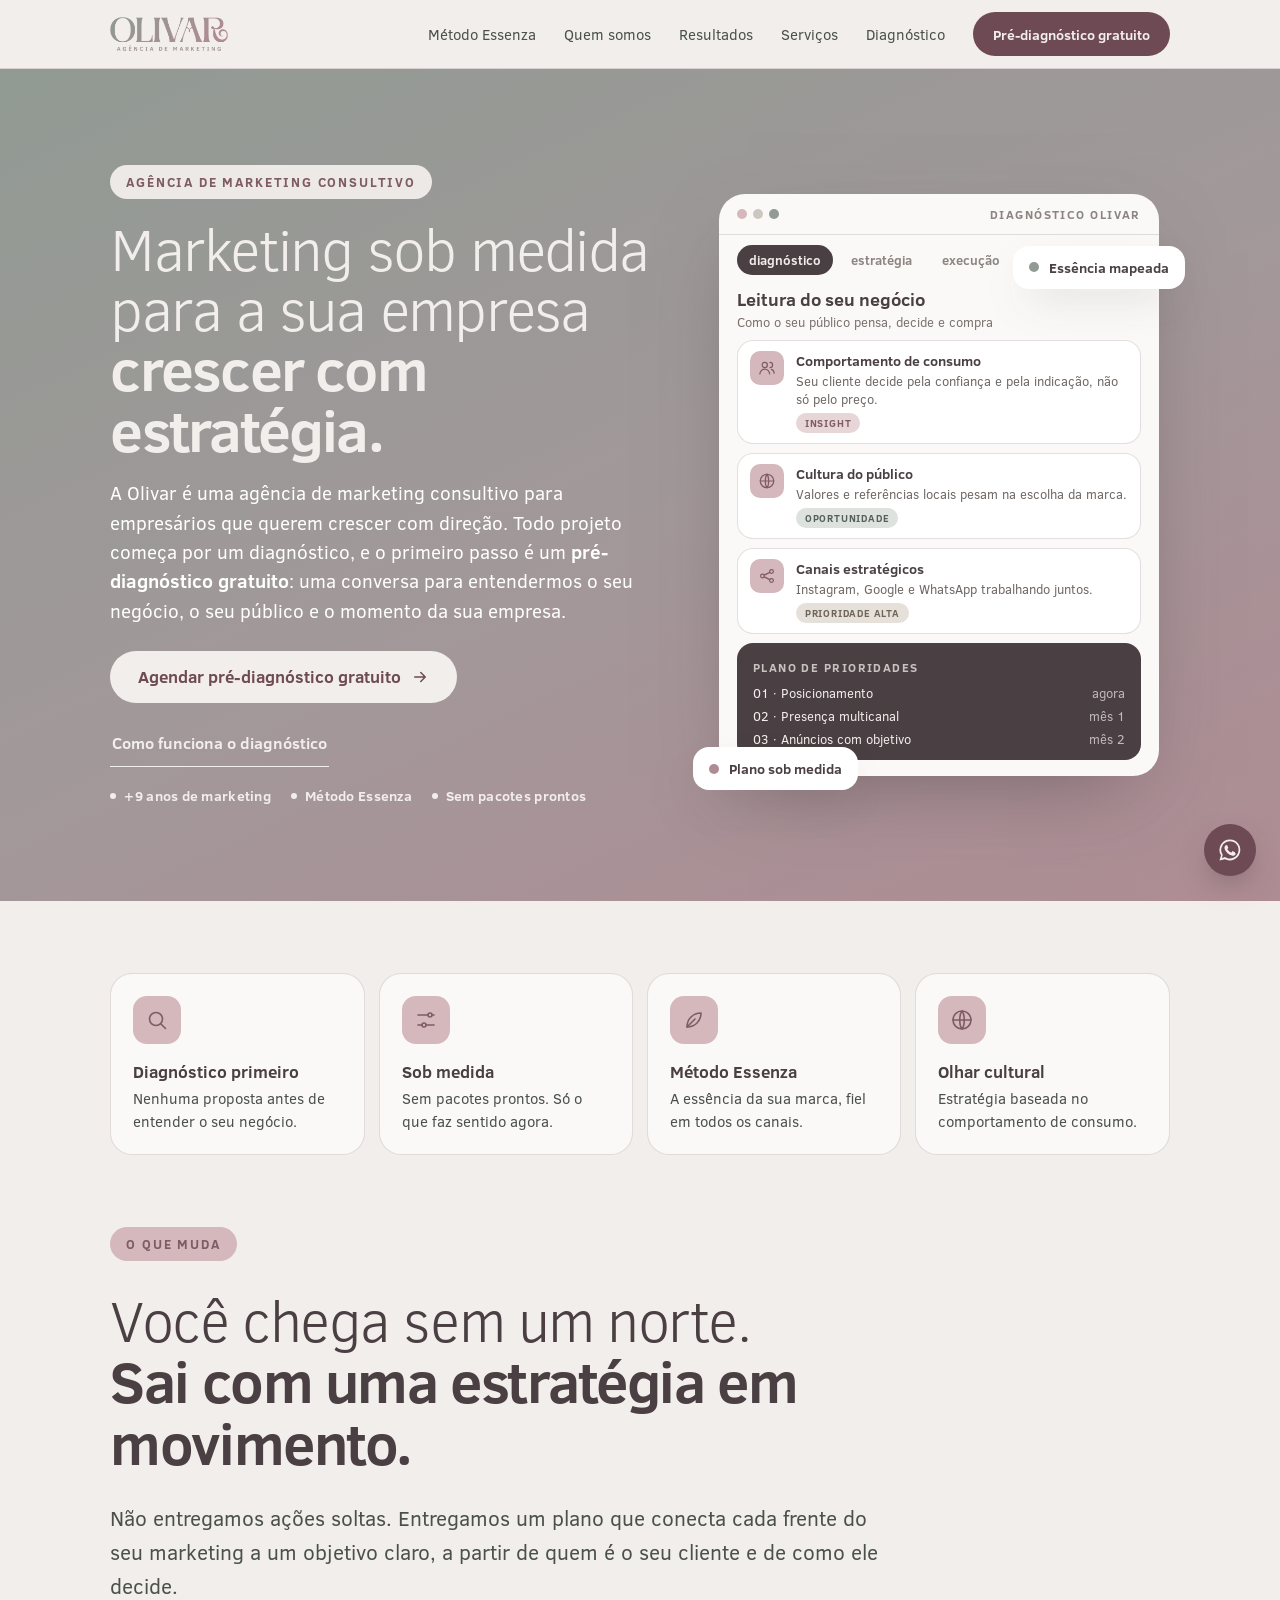
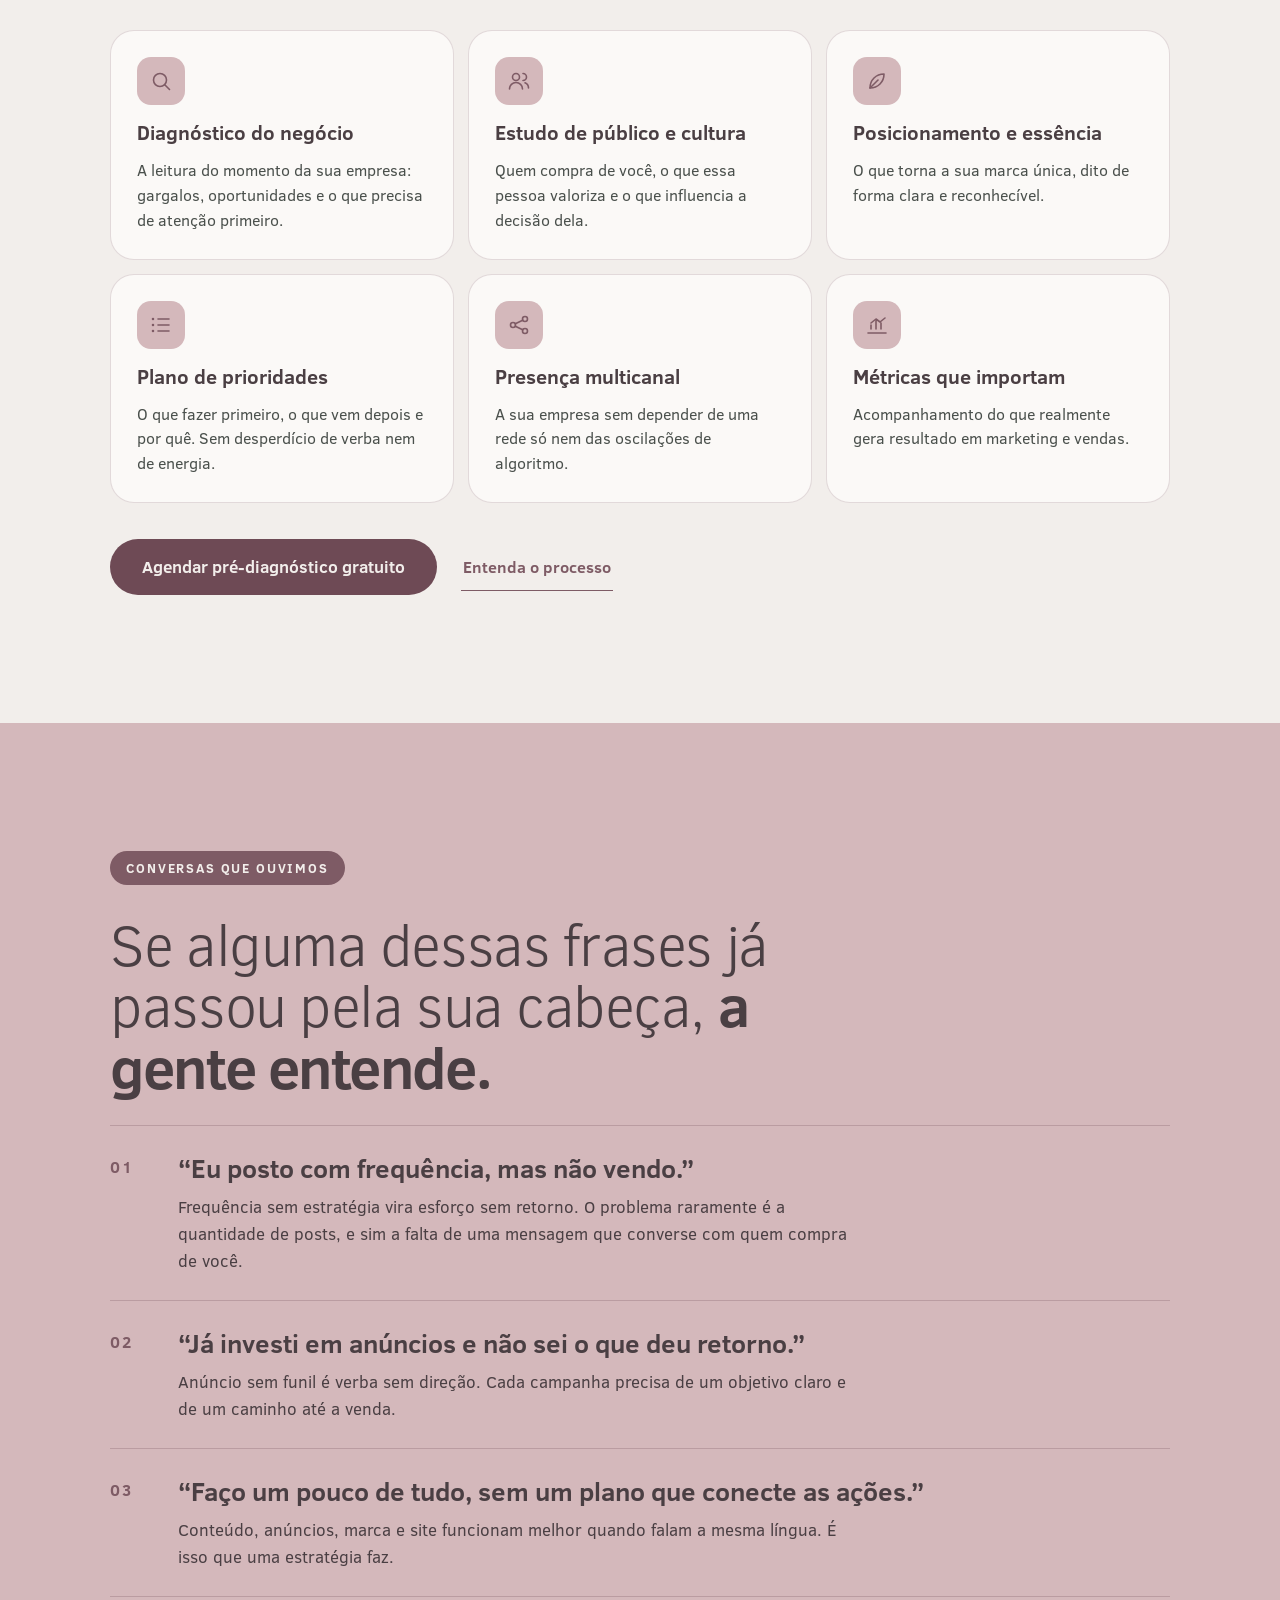
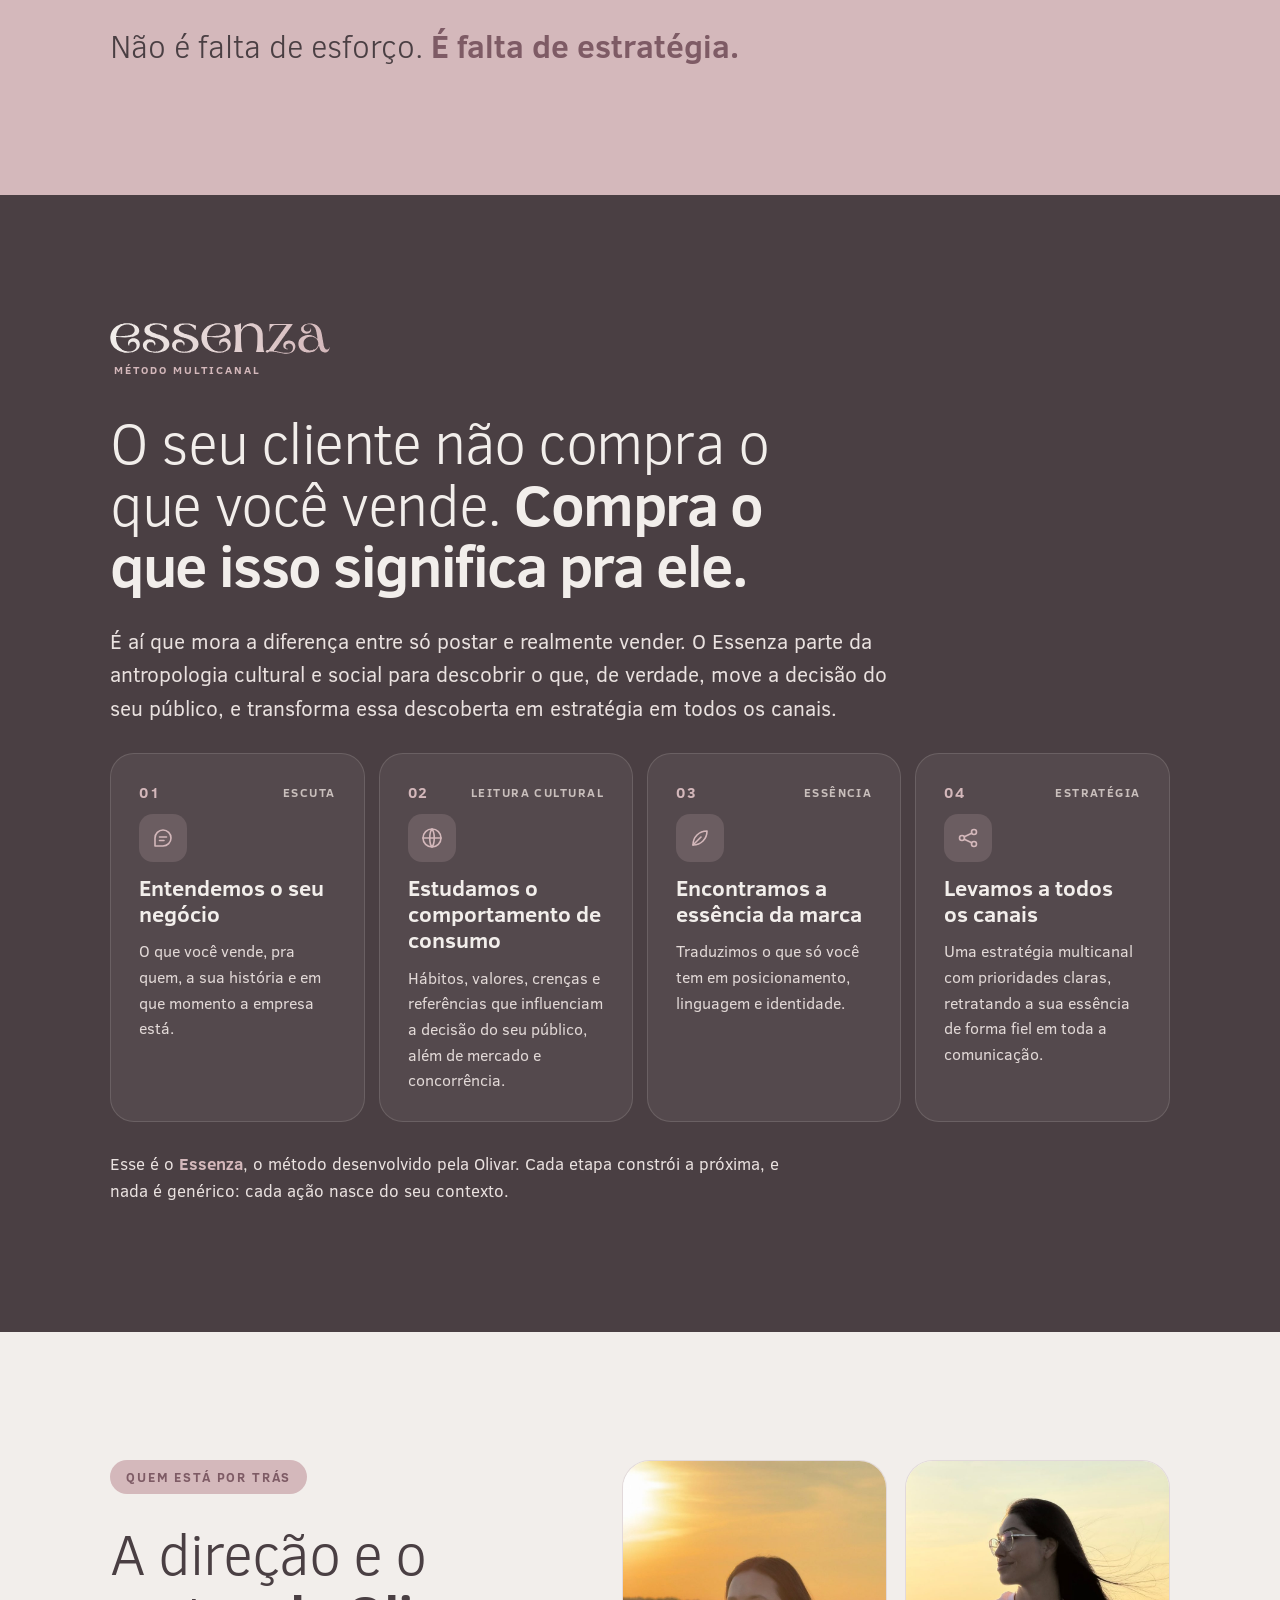
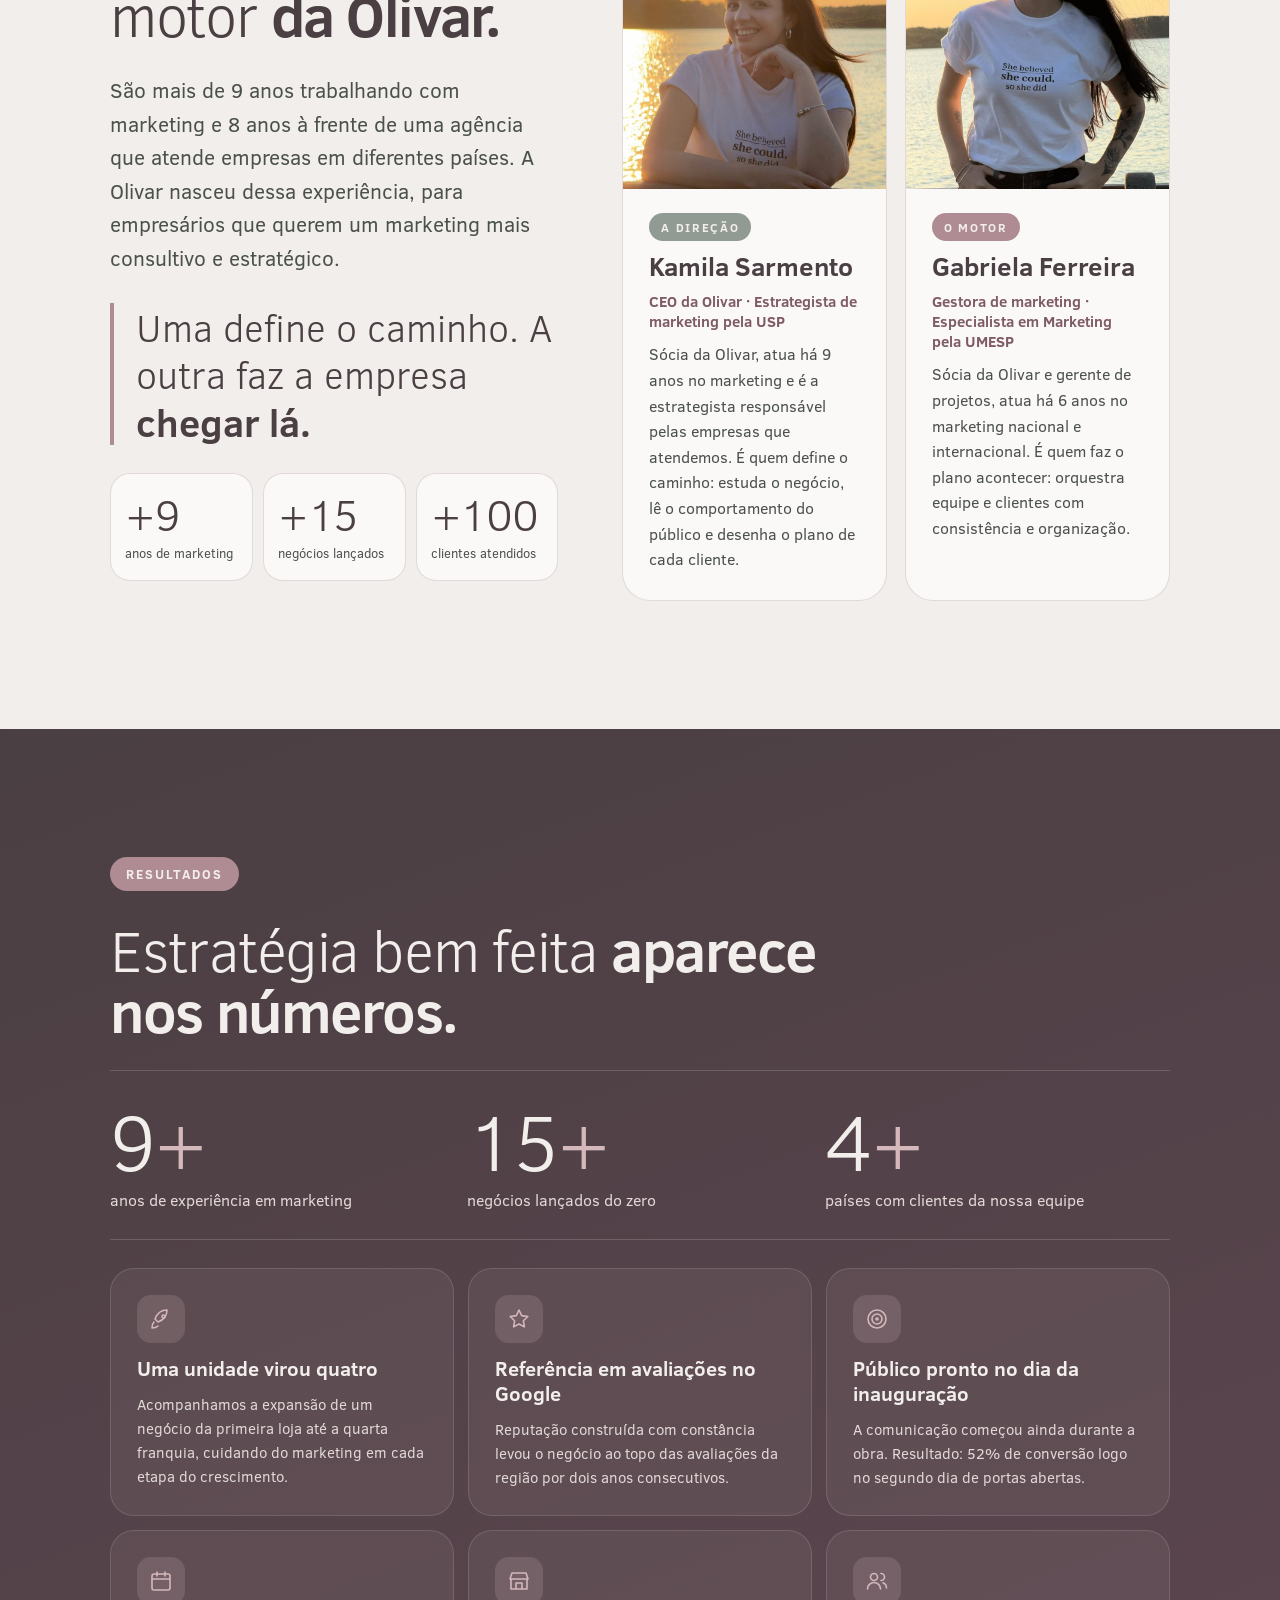
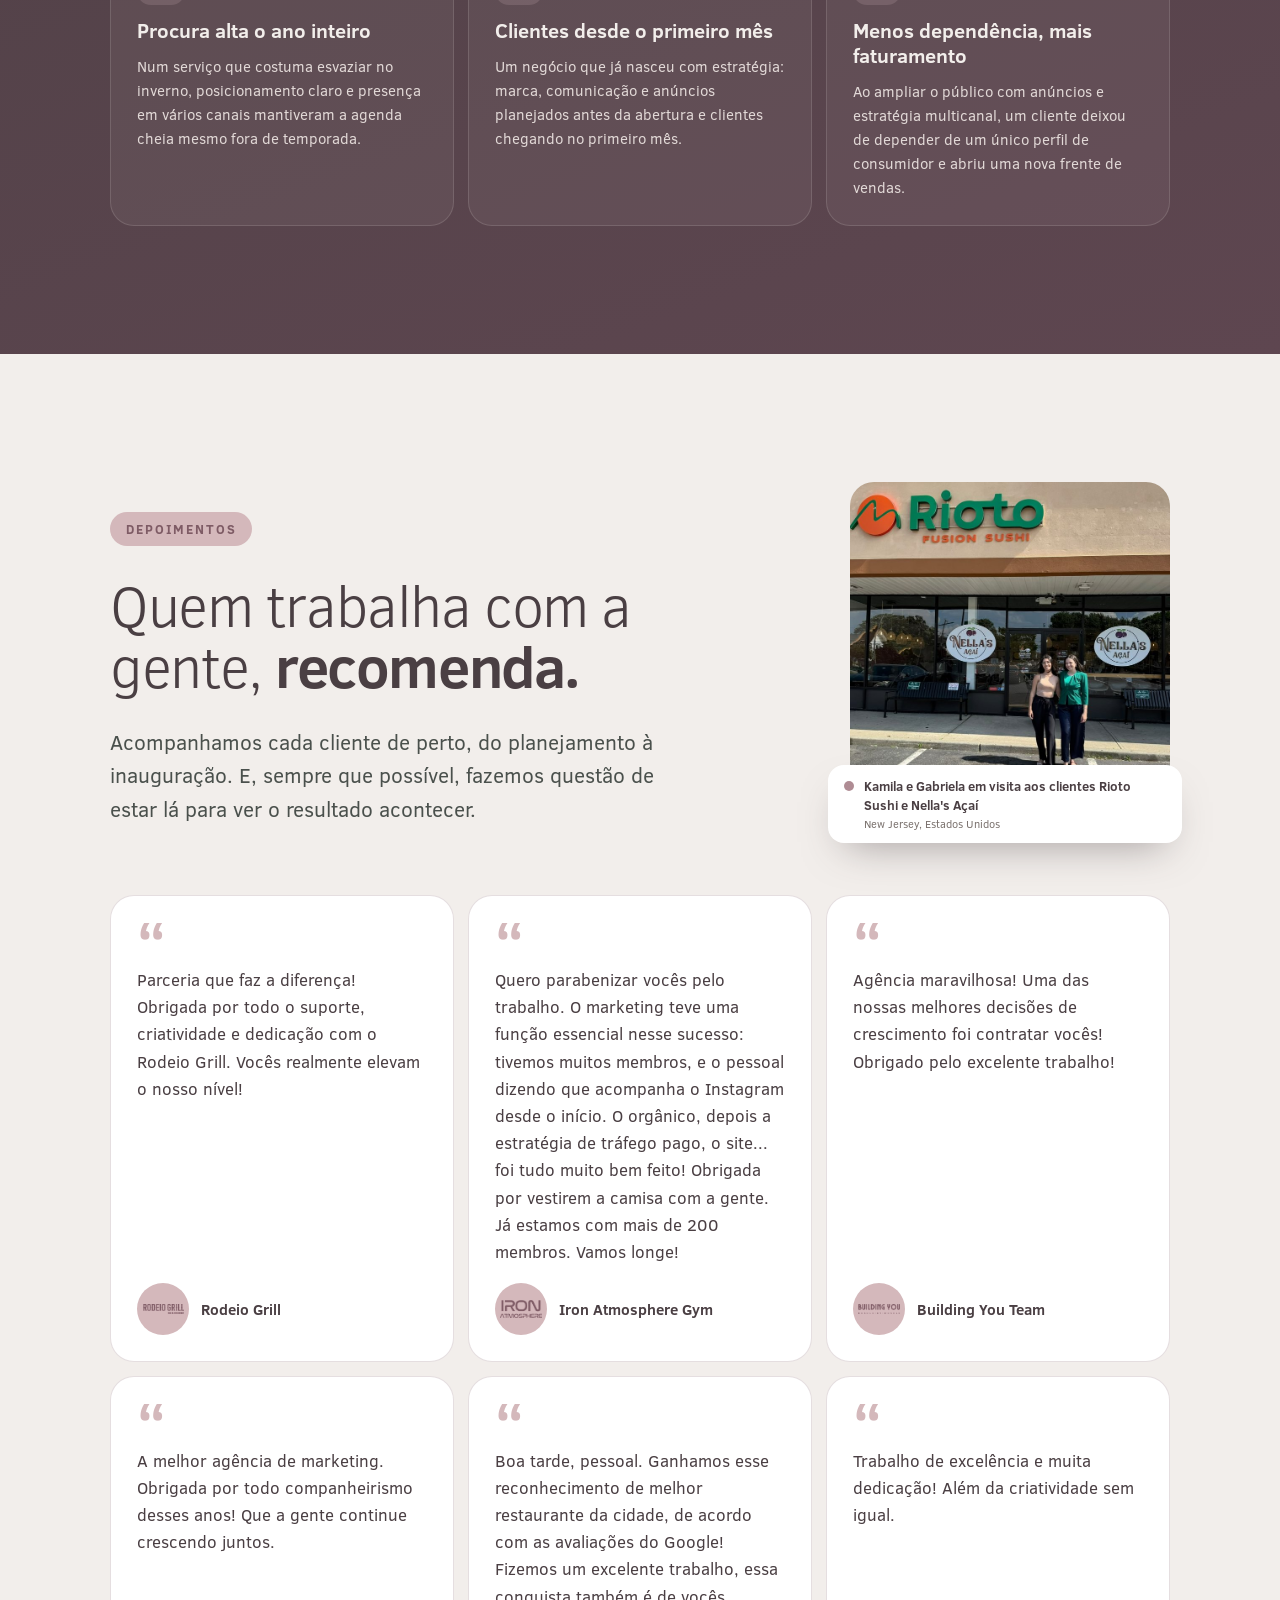
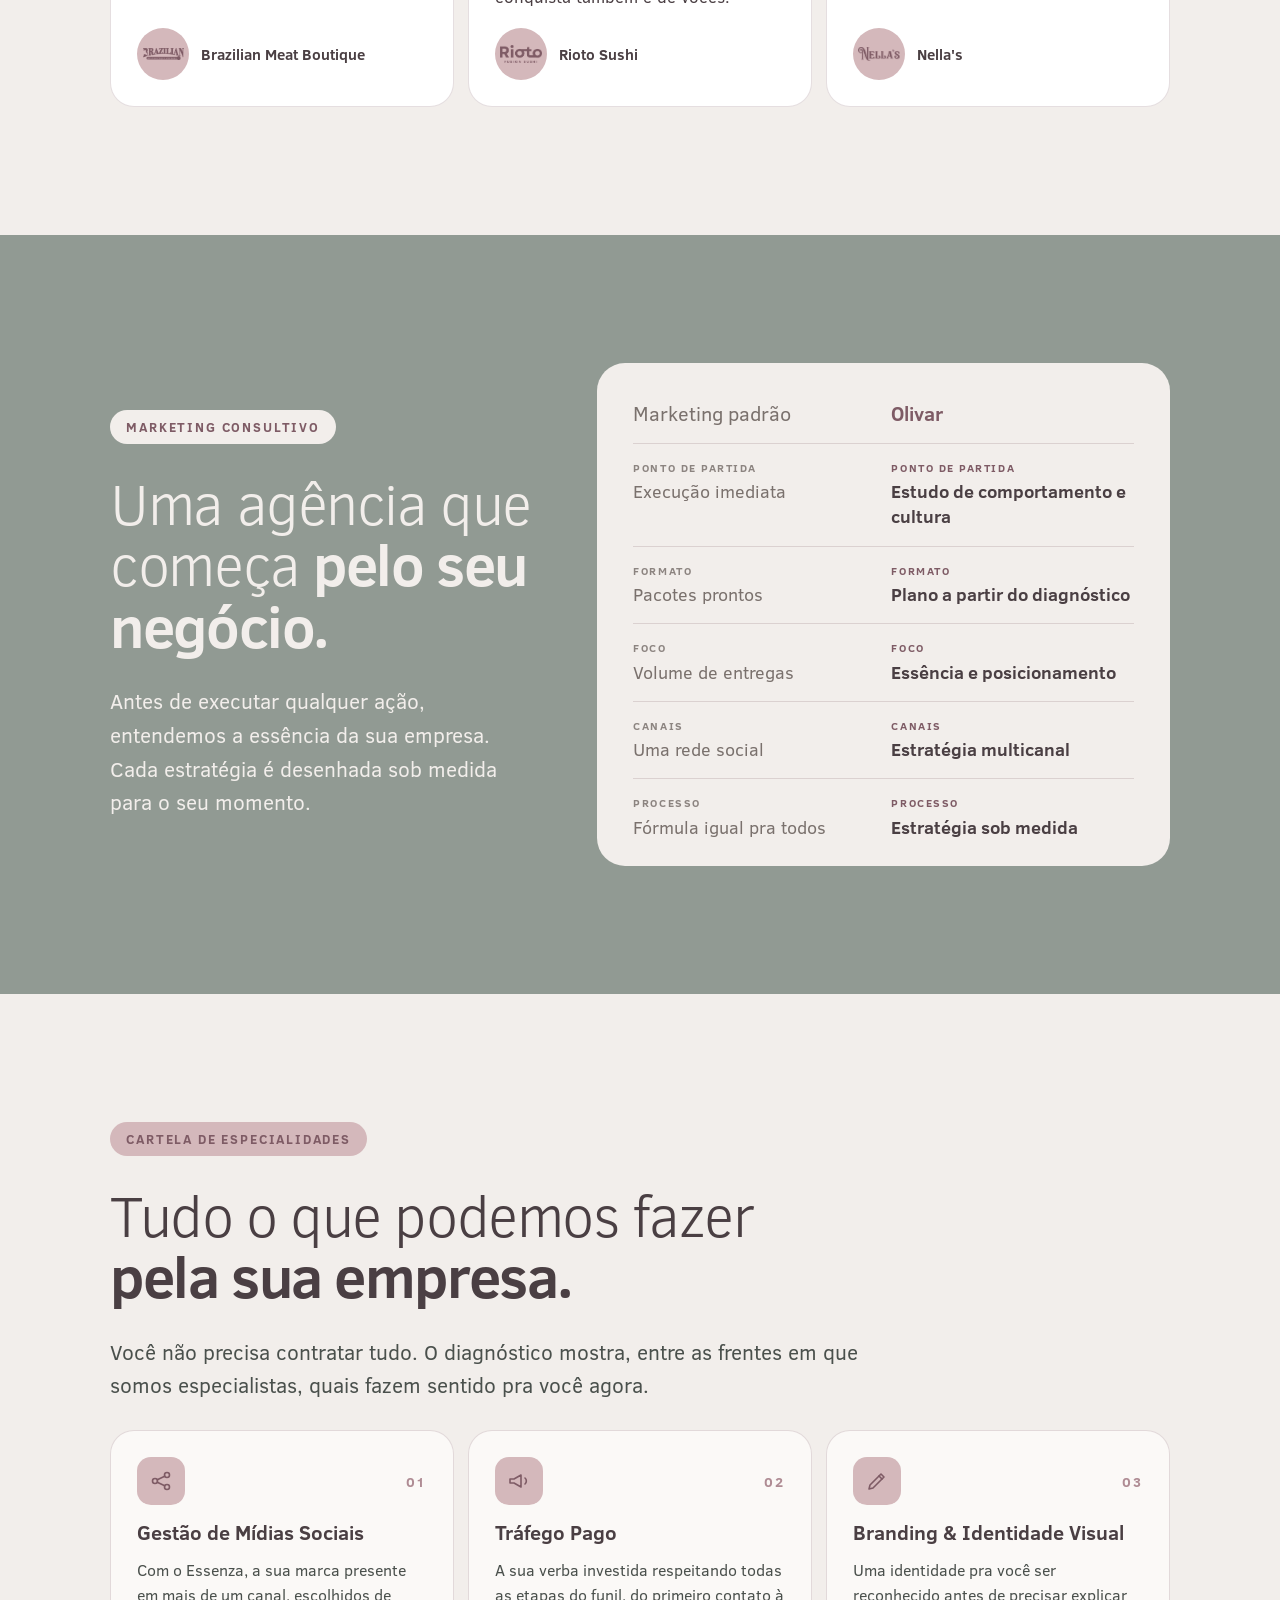
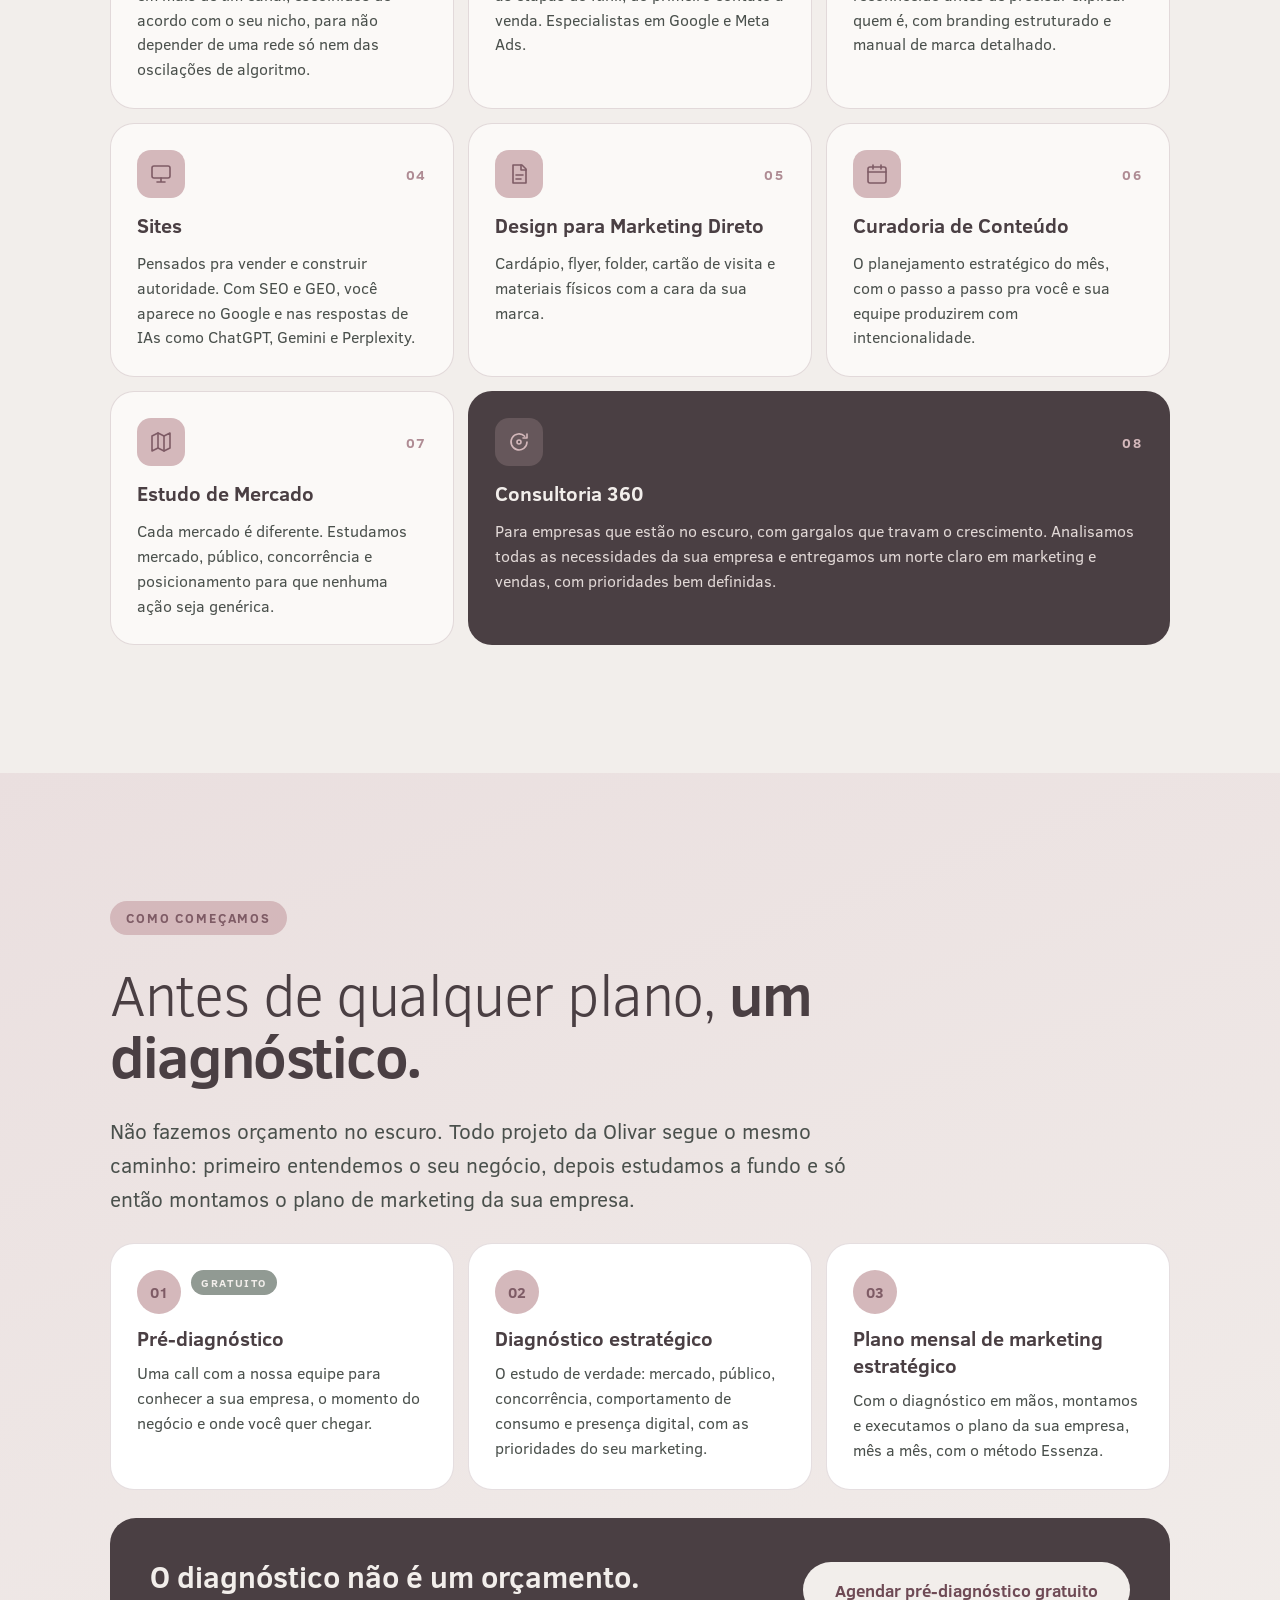
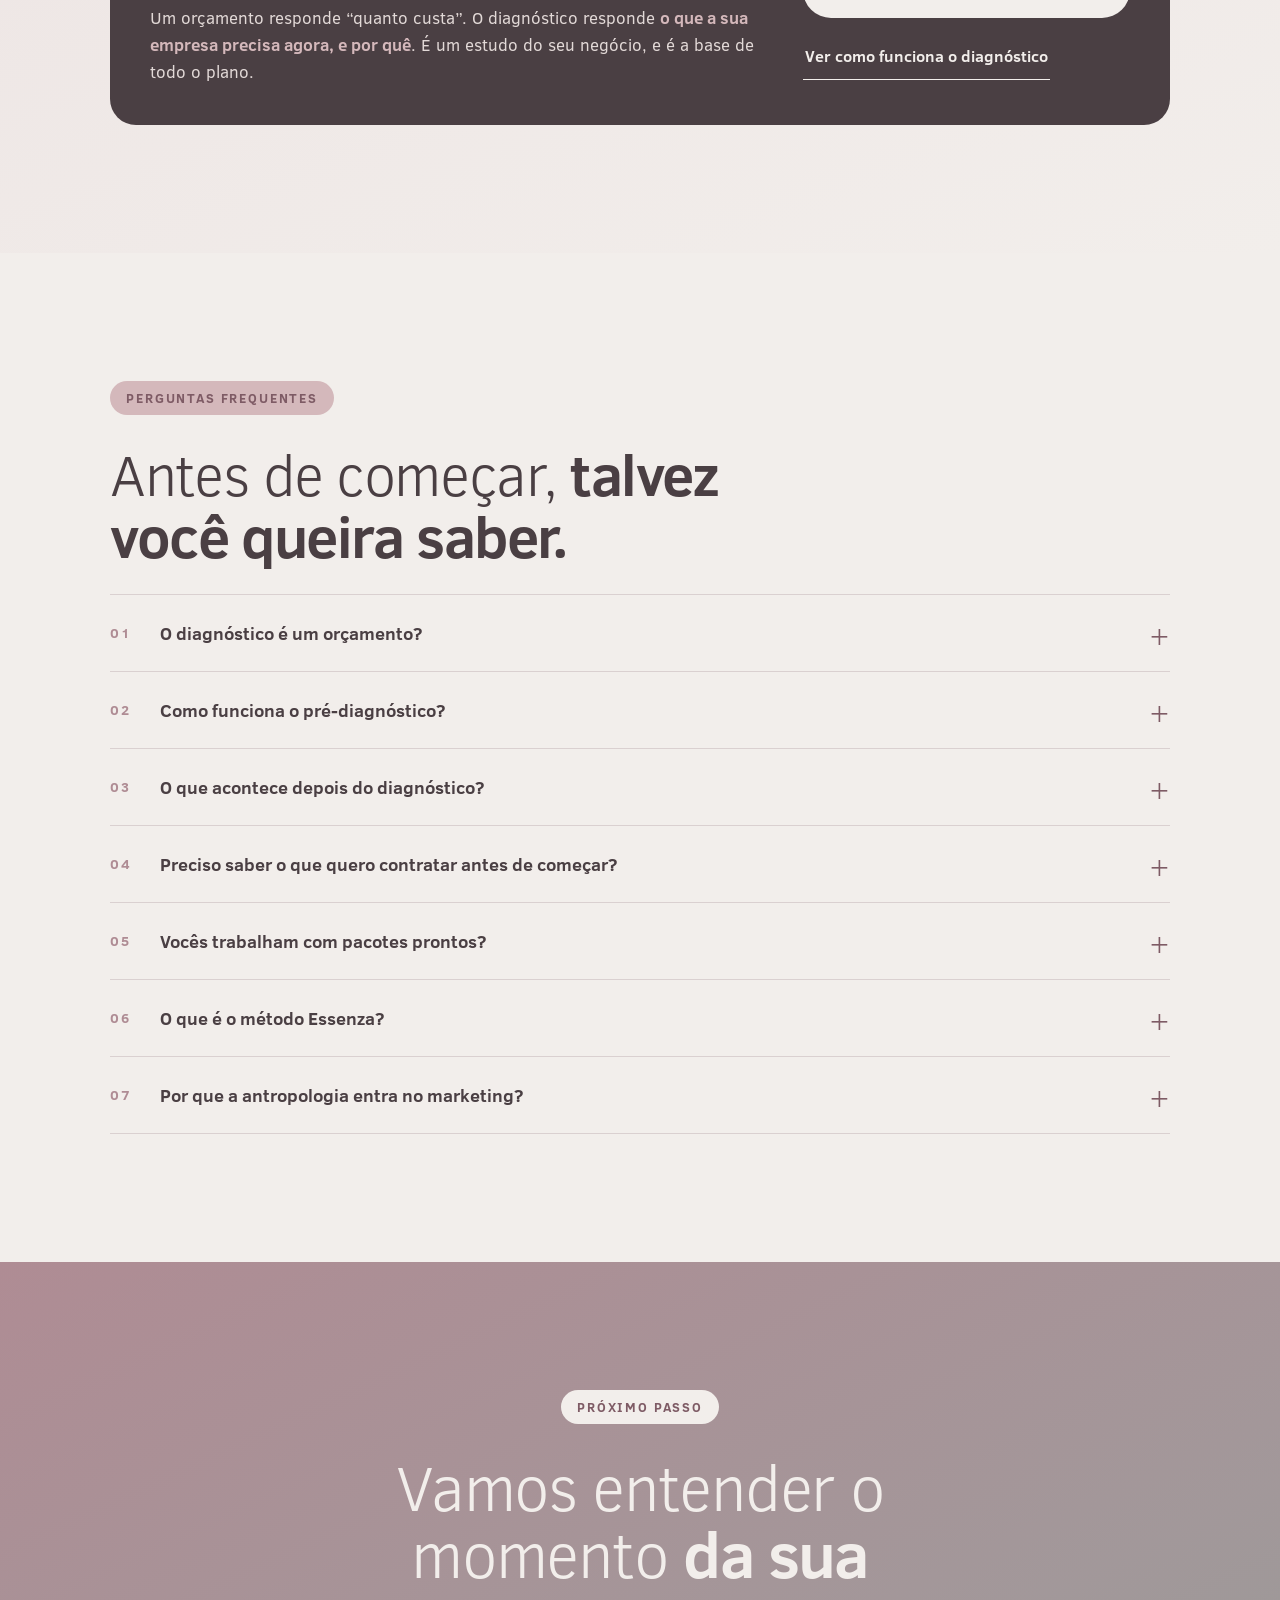
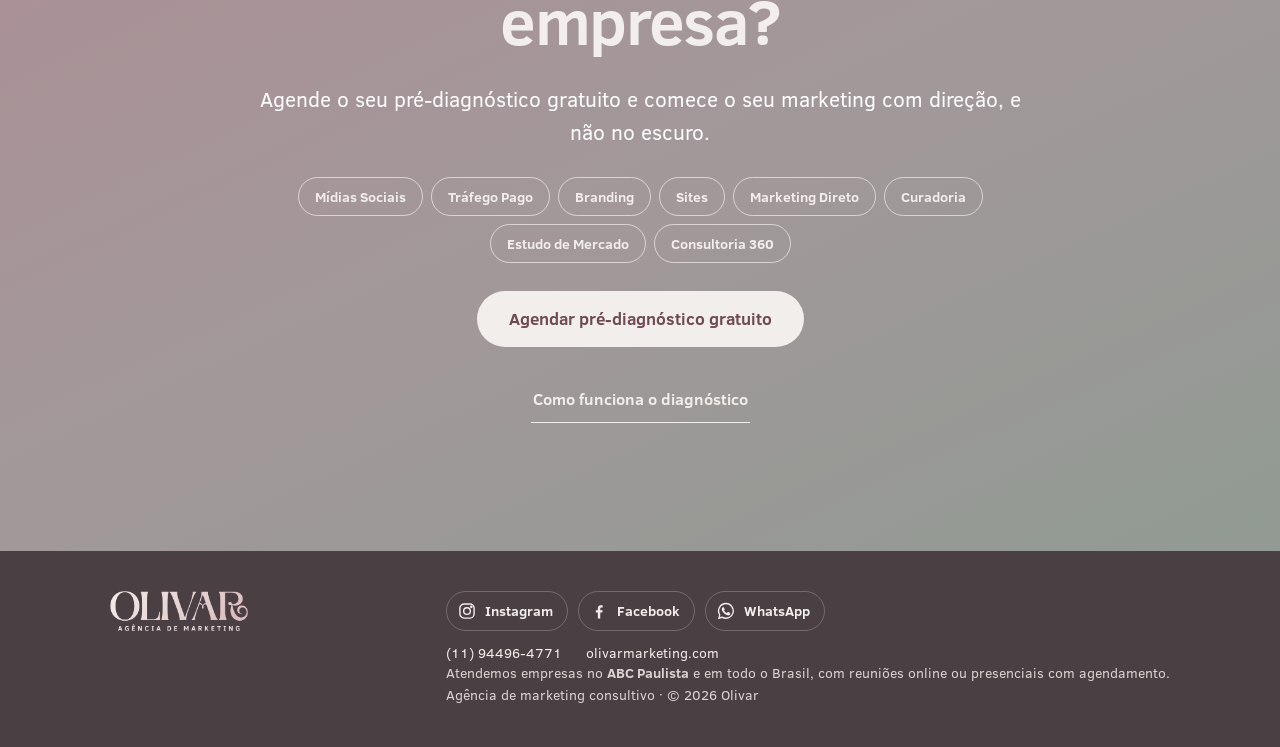
<file: index.html>
<!doctype html>
<html lang="pt-BR">
<head>
<meta charset="utf-8">
<meta name="viewport" content="width=device-width, initial-scale=1, viewport-fit=cover">
<title>Olivar | Agência de marketing consultivo no ABC Paulista e no Brasil</title>
<meta name="description" content="Agência de marketing consultivo no ABC Paulista e em todo o Brasil. Mídias sociais, tráfego pago, branding e sites. Comece com um pré-diagnóstico gratuito.">
<link rel="canonical" href="https://olivarmarketing.com/">
<meta name="robots" content="index, follow, max-image-preview:large">
<link rel="icon" type="image/png" sizes="48x48" href="assets/img/favicon-48.png">
<link rel="apple-touch-icon" href="assets/img/apple-touch-icon.png">
<meta property="og:locale" content="pt_BR">
<meta property="og:site_name" content="Olivar">
<meta property="og:title" content="Olivar · Agência de marketing consultivo">
<meta property="og:description" content="Marketing sob medida para a sua empresa crescer com estratégia. Tudo começa com um diagnóstico.">
<meta property="og:type" content="website">
<meta property="og:url" content="https://olivarmarketing.com/">
<meta property="og:image" content="https://olivarmarketing.com/assets/img/og-olivar.jpg">
<meta property="og:image:width" content="1200">
<meta property="og:image:height" content="630">
<meta property="og:image:alt" content="Olivar, agência de marketing consultivo: marketing sob medida para crescer com estratégia">
<meta name="twitter:card" content="summary_large_image">
<meta name="theme-color" content="#919A93">
<script type="application/ld+json">
{
 "@context": "https://schema.org",
 "@graph": [
  {
   "@type": "ProfessionalService",
   "@id": "https://olivarmarketing.com/#organizacao",
   "name": "Olivar",
   "alternateName": "Olivar Agência de Marketing",
   "description": "Agência de marketing consultivo. Todo projeto começa por um diagnóstico do negócio, do público e do comportamento de consumo, com o método multicanal Essenza.",
   "slogan": "Marketing sob medida para a sua empresa crescer com estratégia.",
   "url": "https://olivarmarketing.com/",
   "logo": "https://olivarmarketing.com/assets/img/logo-primario.png",
   "image": "https://olivarmarketing.com/assets/img/og-olivar.jpg",
   "telephone": "+55-11-94496-4771",
   "contactPoint": {
    "@type": "ContactPoint",
    "telephone": "+55-11-94496-4771",
    "contactType": "atendimento ao cliente",
    "availableLanguage": "pt-BR",
    "url": "https://wa.me/5511944964771"
   },
   "areaServed": [
    {
     "@type": "Country",
     "name": "Brasil"
    },
    {
     "@type": "AdministrativeArea",
     "name": "ABC Paulista"
    },
    {
     "@type": "City",
     "name": "Santo André",
     "containedInPlace": {
      "@type": "State",
      "name": "São Paulo"
     }
    },
    {
     "@type": "City",
     "name": "São Bernardo do Campo",
     "containedInPlace": {
      "@type": "State",
      "name": "São Paulo"
     }
    },
    {
     "@type": "City",
     "name": "São Caetano do Sul",
     "containedInPlace": {
      "@type": "State",
      "name": "São Paulo"
     }
    },
    {
     "@type": "City",
     "name": "Diadema",
     "containedInPlace": {
      "@type": "State",
      "name": "São Paulo"
     }
    },
    {
     "@type": "City",
     "name": "Mauá",
     "containedInPlace": {
      "@type": "State",
      "name": "São Paulo"
     }
    }
   ],
   "founder": [
    {
     "@type": "Person",
     "name": "Kamila Sarmento",
     "jobTitle": "CEO e estrategista de marketing"
    },
    {
     "@type": "Person",
     "name": "Gabriela Ferreira",
     "jobTitle": "Gestora de marketing e gerente de projetos"
    }
   ],
   "knowsAbout": [
    "marketing consultivo",
    "diagnóstico de marketing",
    "comportamento de consumo",
    "antropologia do consumo",
    "gestão de mídias sociais",
    "tráfego pago",
    "Google Ads",
    "Meta Ads",
    "branding",
    "identidade visual",
    "criação de sites",
    "SEO",
    "GEO",
    "estudo de mercado"
   ],
   "hasOfferCatalog": {
    "@type": "OfferCatalog",
    "name": "Cartela de serviços da Olivar",
    "itemListElement": [
     {
      "@type": "Offer",
      "itemOffered": {
       "@type": "Service",
       "name": "Gestão de Mídias Sociais",
       "description": "Com o Essenza, a sua marca presente em mais de um canal, escolhidos de acordo com o seu nicho, para não depender de uma rede só nem das oscilações de algoritmo."
      }
     },
     {
      "@type": "Offer",
      "itemOffered": {
       "@type": "Service",
       "name": "Tráfego Pago",
       "description": "A sua verba investida respeitando todas as etapas do funil, do primeiro contato à venda. Especialistas em Google e Meta Ads."
      }
     },
     {
      "@type": "Offer",
      "itemOffered": {
       "@type": "Service",
       "name": "Branding & Identidade Visual",
       "description": "Uma identidade pra você ser reconhecido antes de precisar explicar quem é, com branding estruturado e manual de marca detalhado."
      }
     },
     {
      "@type": "Offer",
      "itemOffered": {
       "@type": "Service",
       "name": "Sites",
       "description": "Pensados pra vender e construir autoridade. Com SEO e GEO, você aparece no Google e nas respostas de IAs como ChatGPT, Gemini e Perplexity."
      }
     },
     {
      "@type": "Offer",
      "itemOffered": {
       "@type": "Service",
       "name": "Design para Marketing Direto",
       "description": "Cardápio, flyer, folder, cartão de visita e materiais físicos com a cara da sua marca."
      }
     },
     {
      "@type": "Offer",
      "itemOffered": {
       "@type": "Service",
       "name": "Curadoria de Conteúdo",
       "description": "O planejamento estratégico do mês, com o passo a passo pra você e sua equipe produzirem com intencionalidade."
      }
     },
     {
      "@type": "Offer",
      "itemOffered": {
       "@type": "Service",
       "name": "Estudo de Mercado",
       "description": "Cada mercado é diferente. Estudamos mercado, público, concorrência e posicionamento para que nenhuma ação seja genérica."
      }
     },
     {
      "@type": "Offer",
      "itemOffered": {
       "@type": "Service",
       "name": "Consultoria 360",
       "description": "Para empresas que estão no escuro, com gargalos que travam o crescimento. Analisamos todas as necessidades da sua empresa e entregamos um norte claro em marketing e vendas, com prioridades bem definidas."
      }
     }
    ]
   },
   "sameAs": [
    "https://www.instagram.com/olivarmarketing/"
   ]
  },
  {
   "@type": "WebSite",
   "@id": "https://olivarmarketing.com/#site",
   "url": "https://olivarmarketing.com/",
   "name": "Olivar",
   "inLanguage": "pt-BR",
   "publisher": {
    "@id": "https://olivarmarketing.com/#organizacao"
   }
  },
  {
   "@type": "WebPage",
   "@id": "https://olivarmarketing.com/#pagina",
   "url": "https://olivarmarketing.com/",
   "name": "Olivar · Agência de marketing consultivo",
   "inLanguage": "pt-BR",
   "isPartOf": {
    "@id": "https://olivarmarketing.com/#site"
   },
   "about": {
    "@id": "https://olivarmarketing.com/#organizacao"
   },
   "primaryImageOfPage": "https://olivarmarketing.com/assets/img/og-olivar.jpg"
  },
  {
   "@type": "FAQPage",
   "@id": "https://olivarmarketing.com/#duvidas",
   "mainEntity": [
    {
     "@type": "Question",
     "name": "O diagnóstico é um orçamento?",
     "acceptedAnswer": {
      "@type": "Answer",
      "text": "Não. Um orçamento lista serviços e preços sem conhecer a sua empresa. O diagnóstico é um estudo do seu negócio: mercado, público, concorrência e comportamento de consumo. É ele que mostra o que a sua empresa precisa agora, e por quê."
     }
    },
    {
     "@type": "Question",
     "name": "Como funciona o pré-diagnóstico?",
     "acceptedAnswer": {
      "@type": "Answer",
      "text": "É uma call gratuita com a nossa equipe para conhecer a sua empresa: o que você vende, pra quem, o momento do negócio e onde quer chegar. A partir dela, explicamos como o diagnóstico será conduzido para o seu caso."
     }
    },
    {
     "@type": "Question",
     "name": "O que acontece depois do diagnóstico?",
     "acceptedAnswer": {
      "@type": "Answer",
      "text": "Com o diagnóstico em mãos, montamos o plano mensal de marketing estratégico da sua empresa e colocamos em prática, mês a mês, com acompanhamento de perto."
     }
    },
    {
     "@type": "Question",
     "name": "Preciso saber o que quero contratar antes de começar?",
     "acceptedAnswer": {
      "@type": "Answer",
      "text": "Não. Esse é justamente o papel do diagnóstico: entender o momento da sua empresa e indicar o que faz sentido."
     }
    },
    {
     "@type": "Question",
     "name": "Vocês trabalham com pacotes prontos?",
     "acceptedAnswer": {
      "@type": "Answer",
      "text": "Não. Cada plano mensal é montado a partir do diagnóstico, só com o que a sua empresa precisa agora."
     }
    },
    {
     "@type": "Question",
     "name": "O que é o método Essenza?",
     "acceptedAnswer": {
      "@type": "Answer",
      "text": "É o método multicanal desenvolvido pela Olivar. Exploramos a essência de cada marca e a retratamos de forma fiel em todos os canais de comunicação, para que a sua empresa não dependa de uma rede só."
     }
    },
    {
     "@type": "Question",
     "name": "Por que a antropologia entra no marketing?",
     "acceptedAnswer": {
      "@type": "Answer",
      "text": "Porque as pessoas não decidem o que comprar só pelo preço. Hábitos, valores, crenças e referências culturais pesam na escolha. Entender isso é o que torna uma estratégia realmente assertiva."
     }
    }
   ]
  }
 ]
}
</script>
<!--
  COMO EDITAR
  1. Link do pré-diagnóstico (agenda da call): substitua LINK_PRE_DIAGNOSTICO pelo link, em index.html, diagnostico.html e agencia-de-marketing-abc.html.
-->
<style>
@font-face{font-family:"Clear Sans";src:url(assets/fonts/cs-Light.woff) format("woff");font-weight:300;font-display:swap}
@font-face{font-family:"Clear Sans";src:url(assets/fonts/cs-Regular.woff) format("woff");font-weight:400;font-display:swap}
@font-face{font-family:"Clear Sans";src:url(assets/fonts/cs-Bold.woff) format("woff");font-weight:700;font-display:swap}
:root{
  --sage:#919A93;--malva:#AF8C94;--blush:#D4B8BB;--taupe:#A0968D;--off:#F2EEEB;
  --ink:#4A504C;--inkb:#4A3F43;--deep:#7E5B65;--wine:#6E4A55;--line:rgba(126,91,101,.2);
  --card:#FBF9F7;
  --pad:clamp(20px,5.5vw,96px);--sec:clamp(72px,10vw,128px);
}
*{box-sizing:border-box}
html{scroll-behavior:smooth;scroll-padding-top:84px;-webkit-text-size-adjust:100%}
body{margin:0;font-family:"Clear Sans","Segoe UI",Helvetica,Arial,sans-serif;background:var(--off);color:var(--ink);-webkit-font-smoothing:antialiased;overflow-x:hidden}
img{max-width:100%;display:block}
h1,h2,h3,p,ol,ul{margin:0}
ol,ul{padding:0;list-style:none}
a{color:inherit}
:focus-visible{outline:3px solid var(--deep);outline-offset:3px;border-radius:8px}
.wrap{max-width:1200px;margin:0 auto;padding:0 var(--pad)}
section{padding:var(--sec) 0;position:relative}
.stack{display:flex;flex-direction:column;gap:clamp(18px,2.4vw,28px)}
.eyebrow{align-self:flex-start;display:inline-flex;align-items:center;gap:8px;padding:8px 16px;border-radius:999px;font-size:13px;font-weight:700;letter-spacing:.14em;text-transform:uppercase;background:var(--blush);color:var(--deep)}
.h2{font-size:clamp(32px,5vw,58px);line-height:1.06;letter-spacing:-.025em;font-weight:300;color:var(--inkb);max-width:20ch}
.h2 b{font-weight:700}
.lead{font-size:clamp(17px,1.9vw,21px);line-height:1.6;max-width:60ch}
.btn{display:inline-flex;align-items:center;justify-content:center;gap:10px;min-height:56px;padding:16px 32px;border-radius:999px;background:var(--wine);color:var(--off);font-weight:700;font-size:17px;text-decoration:none;transition:background .2s,transform .2s;border:0}
.btn:hover{background:#5c3c46;transform:translateY(-1px)}
.btn svg{width:18px;height:18px}
.btn.light{background:var(--off);color:var(--wine)}
.btn.light:hover{background:#fff}
.ghost{display:inline-flex;align-items:center;gap:8px;min-height:48px;font-weight:700;font-size:16px;text-decoration:none;border-bottom:1.5px solid currentColor;padding:0 2px}
.note{font-size:14px;line-height:1.5;opacity:.85}
.ic{width:48px;height:48px;border-radius:14px;background:var(--blush);color:var(--deep);display:flex;align-items:center;justify-content:center;flex-shrink:0}
.ic svg{width:24px;height:24px;fill:none;stroke:currentColor;stroke-width:1.6;stroke-linecap:round;stroke-linejoin:round}
.num{font-size:14px;font-weight:700;letter-spacing:.12em;color:var(--malva)}

/* barra superior */
.top{position:sticky;top:0;z-index:20;background:rgba(242,238,235,.9);backdrop-filter:blur(12px);-webkit-backdrop-filter:blur(12px);border-bottom:1px solid var(--line);padding-top:env(safe-area-inset-top,0px)}
.top .wrap{display:flex;align-items:center;justify-content:space-between;gap:16px;height:68px}
.top img{height:34px;width:auto}
.top nav{display:flex;align-items:center;gap:28px}
.top nav a.l{text-decoration:none;font-size:15px;color:var(--ink);white-space:nowrap}
.top .btn{white-space:nowrap}
@media (max-width:1079px){.top nav a.l{display:none}}
.top nav a.l:hover{color:var(--deep)}
.top .btn{min-height:44px;padding:10px 20px;font-size:14px}

/* hero */
.hero{background:linear-gradient(155deg,var(--sage) 0%,#A2989A 52%,var(--malva) 100%);color:var(--off);padding:clamp(56px,8vw,104px) 0 clamp(72px,9vw,112px);overflow:hidden}
.hero .grid{display:grid;gap:clamp(48px,6vw,72px);align-items:center}
.hero .eyebrow{background:rgba(242,238,235,.95);color:var(--deep)}
.hero h1{font-size:clamp(40px,6.6vw,78px);line-height:1.02;letter-spacing:-.03em;font-weight:300;max-width:14ch}
.hero h1 b{font-weight:700}
.hero .lead{font-weight:400;color:#fff}
.hero .ctas{display:flex;flex-wrap:wrap;gap:16px 28px;align-items:center;margin-top:6px}
.hero .feats{display:flex;flex-wrap:wrap;gap:8px 20px;font-size:14px;font-weight:700;letter-spacing:.02em}
.hero .feats span{display:inline-flex;align-items:center;gap:8px}
.hero .feats span::before{content:"";width:6px;height:6px;border-radius:50%;background:var(--off)}

/* mockup do diagnóstico */
.mock{position:relative;max-width:520px;width:100%;justify-self:center}
.mwin{background:var(--card);color:var(--ink);border-radius:26px;box-shadow:0 30px 80px -30px rgba(74,63,67,.55);overflow:hidden}
.mbar{display:flex;align-items:center;justify-content:space-between;padding:16px 20px;border-bottom:1px solid var(--line)}
.mbar .dots{display:flex;gap:6px}
.mbar .dots i{width:10px;height:10px;border-radius:50%;background:var(--blush)}
.mbar .dots i:nth-child(2){background:var(--taupe);opacity:.5}
.mbar .dots i:nth-child(3){background:var(--sage)}
.mbar small{font-size:12px;letter-spacing:.12em;text-transform:uppercase;color:#8C8480;font-weight:700}
.mtabs{display:flex;gap:6px;padding:14px 20px 0}
.mtabs span{font-size:13px;padding:6px 12px;border-radius:999px;color:#8C8480;font-weight:700}
.mtabs span.on{background:var(--inkb);color:var(--off)}
.mbody{padding:18px 20px 22px;display:flex;flex-direction:column;gap:12px}
.mhead{font-size:20px;font-weight:700;color:var(--inkb)}
.mhead small{display:block;font-size:14px;font-weight:400;color:#7A716D;margin-top:4px}
.mrow{display:flex;gap:14px;align-items:flex-start;padding:14px;border-radius:16px;background:#fff;border:1px solid var(--line)}
.mrow .ic{width:40px;height:40px;border-radius:12px}
.mrow .ic svg{width:20px;height:20px}
.mrow b{display:block;font-size:15px;color:var(--inkb)}
.mrow p{font-size:14px;line-height:1.45;color:#6F6864;margin-top:2px}
.pill{display:inline-block;margin-top:8px;font-size:11px;font-weight:700;letter-spacing:.08em;text-transform:uppercase;padding:4px 10px;border-radius:999px}
.p1{background:#E7D6D8;color:var(--deep)}
.p2{background:#DDE2DE;color:#55605A}
.p3{background:#E6E0DA;color:#6F6458}
.mplan{border-radius:16px;background:var(--inkb);color:var(--off);padding:16px 18px}
.mplan small{font-size:12px;letter-spacing:.12em;text-transform:uppercase;opacity:.75;font-weight:700}
.mplan ol{margin-top:10px;display:flex;flex-direction:column;gap:8px}
.mplan li{display:flex;justify-content:space-between;gap:12px;font-size:14px}
.mplan li span:last-child{opacity:.7}
.badge{position:absolute;display:flex;align-items:center;gap:10px;background:#fff;color:var(--inkb);border-radius:16px;padding:12px 16px;font-size:14px;font-weight:700;box-shadow:0 18px 40px -18px rgba(74,63,67,.5)}
.badge i{width:10px;height:10px;border-radius:50%;background:var(--sage);flex-shrink:0}
.b1{top:64px;right:-22px}
.b2{bottom:28px;left:-18px}
.b2 i{background:var(--malva)}
.mcap{font-size:12px;text-align:center;margin-top:14px;opacity:.8}

/* faixa de prova */
.proof{padding:28px 0;border-bottom:1px solid var(--line)}
.proof .wrap{display:flex;flex-wrap:wrap;align-items:center;gap:16px 24px}
.avs{display:flex}
.avs > *{width:48px;height:48px;border-radius:50%;border:3px solid var(--off);object-fit:cover}
.avs > * + *{margin-left:-14px}
.avs .mono{background:var(--blush);color:var(--deep);display:flex;align-items:center;justify-content:center;font-weight:700;font-size:18px}
.proof p{font-size:16px;line-height:1.5;flex:1;min-width:220px}
.proof p b{color:var(--inkb)}
.proof a{font-size:15px;font-weight:700;color:var(--deep)}

/* 4 pilares */
.pillars{padding:clamp(48px,6vw,72px) 0}
.pillars ul{display:grid;gap:14px}
.pillars li{display:flex;gap:16px;align-items:flex-start;padding:22px;border-radius:22px;background:var(--card);border:1px solid var(--line)}
.pillars b{display:block;font-size:17px;color:var(--inkb);margin-bottom:4px}
.pillars p{font-size:15px;line-height:1.5}

/* entregas */
.cards{display:grid;gap:14px}
.card{background:var(--card);border:1px solid var(--line);border-radius:24px;padding:26px;display:flex;flex-direction:column;gap:14px}
.card h3{font-size:20px;line-height:1.25;color:var(--inkb)}
.card p{font-size:16px;line-height:1.55}
.midcta{display:flex;flex-wrap:wrap;gap:12px 24px;align-items:center;margin-top:8px}

/* identificação */
.ident{background:var(--blush);color:var(--inkb)}
.ident .eyebrow{background:var(--deep);color:var(--off)}
.ident ol{display:flex;flex-direction:column;border-top:1px solid rgba(126,91,101,.3)}
.ident li{display:grid;grid-template-columns:56px 1fr;gap:12px;padding:26px 0;border-bottom:1px solid rgba(126,91,101,.3)}
.ident .num{color:var(--deep);font-size:16px;padding-top:4px}
.ident h3{font-size:clamp(20px,2.4vw,26px);line-height:1.25;margin-bottom:8px}
.ident p{font-size:17px;line-height:1.6;max-width:62ch}
.ident .close{font-size:clamp(22px,3vw,32px);line-height:1.3;font-weight:300}
.ident .close b{font-weight:700;color:var(--deep)}

/* método */
.method{background:var(--inkb);color:var(--off)}
.method .eyebrow{background:var(--malva);color:var(--off)}
.method .h2{color:var(--off)}
.method .lead{color:#E9E1DF}
.steps{display:grid;gap:14px;counter-reset:s}
.step{border-radius:24px;padding:28px;background:rgba(242,238,235,.06);border:1px solid rgba(242,238,235,.14);display:flex;flex-direction:column;gap:12px}
.step .top2{display:flex;justify-content:space-between;align-items:center}
.step .num{color:var(--blush);font-size:15px}
.step .tg{font-size:12px;letter-spacing:.12em;text-transform:uppercase;color:#C9BFBC;font-weight:700}
.step h3{font-size:22px;line-height:1.2}
.step p{font-size:16px;line-height:1.6;color:#E2D9D7}
.step .ic{background:rgba(212,184,187,.18);color:var(--blush)}
.mnote{font-size:17px;line-height:1.6;max-width:62ch;color:#E9E1DF}
.mnote b{color:var(--blush)}

/* quem somos */
.team .duo{display:grid;gap:18px}
.person{background:var(--card);border:1px solid var(--line);border-radius:28px;overflow:hidden;display:flex;flex-direction:column}
.person .ph,.person img{width:100%;height:auto;aspect-ratio:4/5;object-fit:cover}
.person .ph{background:linear-gradient(160deg,var(--blush),var(--malva));display:flex;align-items:center;justify-content:center;color:var(--off);font-size:96px;font-weight:300;letter-spacing:-.04em}
.person .info{padding:24px 26px 28px;display:flex;flex-direction:column;gap:10px}
.role{align-self:flex-start;font-size:12px;font-weight:700;letter-spacing:.14em;text-transform:uppercase;padding:6px 12px;border-radius:999px;background:var(--sage);color:var(--off)}
.role.m{background:var(--malva)}
.person h3{font-size:26px;line-height:1.15;color:var(--inkb)}
.person .t{font-size:15px;font-weight:700;color:var(--deep)}
.person p{font-size:16px;line-height:1.6}
.quote{font-size:clamp(24px,3.4vw,38px);line-height:1.25;font-weight:300;color:var(--inkb);max-width:24ch;padding-left:22px;border-left:4px solid var(--malva)}
.quote b{font-weight:700}
.stats{display:grid;grid-template-columns:repeat(3,1fr);gap:10px}
.stat{border-radius:20px;background:var(--card);border:1px solid var(--line);padding:18px 14px}
.stat b{display:block;font-size:clamp(26px,4vw,44px);line-height:1;font-weight:300;letter-spacing:-.03em;color:var(--inkb)}
.stat span{display:block;font-size:13px;line-height:1.4;margin-top:8px}

/* comparação */
.cmpsec{background:var(--sage);color:var(--off)}
.cmpsec .eyebrow{background:var(--off);color:var(--deep)}
.cmpsec .h2{color:var(--off)}
.cmp{background:var(--off);color:var(--ink);border-radius:28px;padding:22px 22px 6px}
.cmp .r{display:grid;grid-template-columns:1fr 1fr;gap:16px;padding:16px 0;border-top:1px solid var(--line)}
.cmp .r:first-child{border-top:0;padding-top:4px}
.cmp small{display:block;font-size:11px;letter-spacing:.14em;text-transform:uppercase;color:#8C8480;margin-bottom:4px;font-weight:700}
.cmp .a{color:#7A716D;font-size:16px;line-height:1.4}
.cmp .s{font-weight:700;font-size:16px;line-height:1.4;color:var(--inkb)}
.cmp .s small{color:var(--deep)}
.cmp .hd .a,.cmp .hd .s{font-size:20px}
.cmp .hd .s{color:var(--deep)}

/* cartela */
.svc .card .hdr{display:flex;align-items:center;justify-content:space-between}
.svc .card.last{background:var(--inkb);color:var(--off);border-color:transparent}
.svc .card.last h3{color:var(--off)}
.svc .card.last .ic{background:rgba(212,184,187,.2);color:var(--blush)}
.svc .card.last .num{color:var(--blush)}
.svc .card.last p{color:#E2D9D7}

/* diagnóstico */
.diag{background:linear-gradient(160deg,#EADFDF 0%,var(--off) 100%)}
.dsteps{display:grid;gap:14px}
.dstep{background:#fff;border-radius:24px;padding:26px;border:1px solid var(--line);display:flex;flex-direction:column;gap:10px}
.dstep .dot{width:44px;height:44px;border-radius:50%;background:var(--blush);color:var(--deep);font-weight:700;display:flex;align-items:center;justify-content:center;font-size:15px}
.dstep h3{font-size:20px;color:var(--inkb)}
.dstep p{font-size:16px;line-height:1.55}
.commit{display:flex;gap:16px;align-items:flex-start;padding:22px 24px;border-radius:22px;background:var(--inkb);color:var(--off)}
.commit .ic{background:rgba(212,184,187,.2);color:var(--blush)}
.commit p{font-size:16px;line-height:1.6}
.commit b{color:var(--blush)}


/* track record */
.track{background:linear-gradient(160deg,var(--inkb) 0%,#5E4650 100%);color:var(--off)}
.track .eyebrow{background:var(--malva);color:var(--off)}
.track .h2{color:var(--off)}
.nums{display:grid;grid-template-columns:repeat(3,1fr);gap:12px;border-top:1px solid rgba(242,238,235,.18);border-bottom:1px solid rgba(242,238,235,.18);padding:28px 0}
.nums b{display:block;font-size:clamp(40px,7vw,80px);line-height:1;font-weight:300;letter-spacing:-.04em}
.nums b span{color:var(--blush)}
.nums small{display:block;font-size:clamp(13px,1.6vw,16px);line-height:1.4;margin-top:10px;color:#E2D9D7}
.cases{display:grid;gap:14px}
.case{border-radius:24px;padding:26px;background:rgba(242,238,235,.06);border:1px solid rgba(242,238,235,.14);display:flex;flex-direction:column;gap:12px}
.case .ic{background:rgba(212,184,187,.18);color:var(--blush)}
.case h3{font-size:20px;line-height:1.25}
.case p{font-size:15px;line-height:1.6;color:#E2D9D7}
/* reviews */
.reviews .quotes{display:grid;gap:14px}
.qt{background:#fff;border:1px solid var(--line);border-radius:24px;padding:26px;display:flex;flex-direction:column;gap:18px;justify-content:space-between}
.qt p{font-size:17px;line-height:1.6;color:var(--inkb)}
.qt p::before{content:"\201C";display:block;font-size:56px;line-height:.6;color:var(--blush);margin-bottom:10px;font-weight:700}
.qt .who{display:flex;align-items:center;gap:12px}
.qt .av{width:40px;height:40px;border-radius:50%;background:var(--blush);color:var(--deep);display:flex;align-items:center;justify-content:center;font-weight:700;font-size:15px;flex-shrink:0}
.qt .av.logo{width:52px;height:52px;padding:0}
.qt .av.logo img{display:block;width:80%;height:50%;object-fit:contain;object-position:center}
.qt .who b{display:block;font-size:15px;color:var(--inkb)}
.qt .who span{display:block;font-size:13px;color:#7A716D}
.reviews .src{font-size:14px;line-height:1.5;color:#7A716D}
/* oferta */
.offer{display:grid;border-radius:28px;overflow:hidden;border:1px solid var(--line);background:#fff}
.offer .inc{padding:28px}
.offer .inc h3{font-size:22px;color:var(--inkb);margin-bottom:14px}
.offer .inc li{display:flex;gap:12px;align-items:flex-start;font-size:16px;line-height:1.5;padding:10px 0;border-top:1px solid var(--line)}
.offer .inc li:first-child{border-top:0}
.offer .inc li svg{width:20px;height:20px;flex-shrink:0;margin-top:2px;fill:none;stroke:var(--deep);stroke-width:2;stroke-linecap:round;stroke-linejoin:round}
.offer .price{background:var(--inkb);color:var(--off);padding:28px;display:flex;flex-direction:column;gap:12px;justify-content:center}
.offer .price .tagl{align-self:flex-start;font-size:12px;font-weight:700;letter-spacing:.14em;text-transform:uppercase;padding:6px 12px;border-radius:999px;background:var(--malva)}
.offer .price s{font-size:20px;opacity:.6}
.offer .price .val{font-size:clamp(48px,7vw,72px);line-height:1;font-weight:300;letter-spacing:-.03em}
.offer .price .val small{font-size:.4em;letter-spacing:0;margin-right:6px}
.offer .price p{font-size:15px;line-height:1.55;color:#E2D9D7}
.offer .price p b{color:var(--blush)}
.offer .price .btn{margin-top:6px}
.offer .price .note{opacity:.75}

/* diagnóstico: resumo na home */
.dstep .hd{display:flex;align-items:center;gap:10px}
.dsteps .free{align-self:flex-start;font-size:11px;font-weight:700;letter-spacing:.14em;text-transform:uppercase;padding:5px 10px;border-radius:999px;background:var(--sage);color:var(--off)}
.notquote{display:flex;flex-direction:column;gap:22px;padding:30px;border-radius:26px;background:var(--inkb);color:var(--off)}
.notquote h3{font-size:clamp(22px,2.6vw,30px);line-height:1.2;margin-bottom:10px}
.notquote p{font-size:17px;line-height:1.6;color:#E2D9D7;max-width:60ch}
.notquote p b{color:var(--blush)}
.notquote .acts,.final .acts{display:flex;flex-wrap:wrap;gap:14px 26px;align-items:center}
.notquote .ghost,.final .ghost,.hero .ghost{color:var(--off)}
.midcta .ghost{color:var(--deep)}
/* página do diagnóstico */
.hero.sub{min-height:auto}
.hero.sub h1{max-width:16ch}
.proc{display:grid;gap:16px;counter-reset:p}
.pcard{background:#fff;border:1px solid var(--line);border-radius:28px;padding:30px;display:flex;flex-direction:column;gap:14px}
.pcard .hd{display:flex;align-items:center;gap:14px;flex-wrap:wrap}
.pcard .dot{width:52px;height:52px;border-radius:50%;background:var(--blush);color:var(--deep);font-weight:700;display:flex;align-items:center;justify-content:center;font-size:16px;flex-shrink:0}
.pcard .free{font-size:11px;font-weight:700;letter-spacing:.14em;text-transform:uppercase;padding:5px 10px;border-radius:999px;background:var(--sage);color:var(--off)}
.pcard h3{font-size:clamp(22px,2.4vw,28px);line-height:1.2;color:var(--inkb)}
.pcard>p{font-size:17px;line-height:1.6}
.ticks li{display:flex;gap:12px;align-items:flex-start;font-size:16px;line-height:1.5;padding:9px 0;border-top:1px solid var(--line)}
.ticks li:first-child{border-top:0}
.ticks svg{width:20px;height:20px;flex-shrink:0;margin-top:2px;fill:none;stroke:var(--deep);stroke-width:2;stroke-linecap:round;stroke-linejoin:round}
.pcard .res{margin-top:auto;padding:16px 18px;border-radius:16px;background:var(--off);font-size:15px;line-height:1.55}
.pcard .res b{color:var(--deep)}
.pcard.dark{background:var(--inkb);color:var(--off);border-color:transparent}
.pcard.dark h3{color:var(--off)}
.pcard.dark .dot{background:rgba(212,184,187,.2);color:var(--blush)}
.pcard.dark .ticks li{border-color:rgba(242,238,235,.15)}
.pcard.dark .ticks svg{stroke:var(--blush)}
.pcard.dark .res{background:rgba(242,238,235,.08)}
.pcard.dark .res b{color:var(--blush)}
.pull{font-size:clamp(24px,3.4vw,40px);line-height:1.25;font-weight:300;color:var(--inkb);max-width:26ch;padding-left:22px;border-left:4px solid var(--malva)}
.pull b{font-weight:700}
.ess{display:flex;flex-direction:column;align-items:flex-start;gap:8px;margin-bottom:6px}
.ess img{width:clamp(150px,18vw,220px);height:auto}
.ess span{font-size:11px;font-weight:700;letter-spacing:.18em;text-transform:uppercase;color:var(--blush);padding-left:4px}
.revintro{display:grid;gap:28px;align-items:center;margin-bottom:12px}
.revphoto{margin:0;display:flex;flex-direction:column;max-width:280px}
.revphoto img{width:100%;height:auto;aspect-ratio:760/735;object-fit:cover;border-radius:24px}
.revphoto{position:relative;margin-bottom:64px !important}
.revphoto figcaption{position:absolute;left:-22px;top:calc(100% - 26px);width:max-content;max-width:calc(100% + 34px);display:flex;align-items:flex-start;gap:10px;background:#fff;color:var(--inkb);border-radius:16px;padding:12px 16px;font-size:13px;font-weight:700;line-height:1.4;box-shadow:0 18px 40px -18px rgba(74,63,67,.5)}
.revphoto figcaption small{display:block;font-weight:400;color:#7A716D;margin-top:2px}
.revphoto figcaption i{width:10px;height:10px;border-radius:50%;background:var(--malva);flex-shrink:0;margin-top:4px}
@media (max-width:899px){.revphoto figcaption{left:-10px}}
@media (min-width:900px){.revintro{grid-template-columns:1.1fr .9fr;gap:64px}.revphoto{max-width:320px;justify-self:end}}
footer .social{display:flex;flex-wrap:wrap;gap:10px;margin-bottom:12px}
footer .social a{display:inline-flex;align-items:center;gap:8px;min-height:40px;padding:8px 14px 8px 10px;border-radius:999px;border:1px solid rgba(242,238,235,.25);font-size:14px;transition:background .2s}
footer .social a:hover{background:rgba(242,238,235,.1)}
footer .social svg{width:20px;height:20px}
.wafab{position:fixed;right:18px;bottom:calc(18px + env(safe-area-inset-bottom,0px));z-index:40;width:52px;height:52px;border-radius:50%;background:var(--wine);color:var(--off);display:flex;align-items:center;justify-content:center;box-shadow:0 12px 30px -10px rgba(74,63,67,.6);transition:transform .2s,bottom .3s}
.wafab:hover{transform:scale(1.06)}
.wafab svg{width:26px;height:26px}
body.sticky-on .wafab{bottom:calc(92px + env(safe-area-inset-bottom,0px))}
@media (min-width:760px){.wafab{right:24px;bottom:24px}body.sticky-on .wafab{bottom:24px}}
/* faq */
.faq details{border-top:1px solid var(--line);padding:6px 0}
.faq details:last-child{border-bottom:1px solid var(--line)}
.faq summary{list-style:none;cursor:pointer;display:grid;grid-template-columns:40px 1fr 28px;gap:10px;align-items:center;min-height:64px;font-size:18px;font-weight:700;line-height:1.35;color:var(--inkb)}
.faq summary::-webkit-details-marker{display:none}
.faq summary .num{font-size:14px}
.faq summary::after{content:"+";font-weight:300;font-size:30px;color:var(--deep);text-align:right;transition:transform .2s}
.faq details[open] summary::after{transform:rotate(45deg)}
.faq details p{font-size:16px;line-height:1.65;padding:0 0 18px 50px;max-width:66ch}

/* final */
.final{background:linear-gradient(155deg,var(--malva) 0%,#A2989A 55%,var(--sage) 100%);color:var(--off);text-align:center;overflow:hidden}
.final .stack{align-items:center}
.final .eyebrow{align-self:center;background:var(--off);color:var(--deep)}
.final h2{font-size:clamp(34px,5.6vw,64px);line-height:1.05;letter-spacing:-.025em;font-weight:300;max-width:18ch}
.final h2 b{font-weight:700}
.final .lead{color:#fff}
.chips{display:flex;flex-wrap:wrap;justify-content:center;gap:8px;max-width:820px}
.chips span{padding:9px 16px;border-radius:999px;border:1.5px solid rgba(242,238,235,.7);font-size:14px;font-weight:700}
footer{background:var(--inkb);color:var(--off);padding:40px 0 calc(40px + 88px)}
footer .wrap{display:flex;flex-direction:column;gap:18px}
footer img{height:40px;width:auto;align-self:flex-start}
footer p{font-size:14px;line-height:1.6;opacity:.85}
footer a{text-decoration:none;font-weight:700}
footer .links{display:flex;flex-wrap:wrap;gap:8px 24px;font-size:14px}

/* cta fixo no celular */
.sticky{position:fixed;left:0;right:0;bottom:0;z-index:30;padding:12px 16px calc(12px + env(safe-area-inset-bottom,0px));background:rgba(242,238,235,.94);backdrop-filter:blur(12px);-webkit-backdrop-filter:blur(12px);border-top:1px solid var(--line);transform:translateY(110%);transition:transform .3s}
.sticky.show{transform:none}
.sticky .btn{width:100%}

@media (max-width:759px){
  .top nav a.l{display:none}
  .top img{height:28px}
  .top .btn{padding:10px 16px;font-size:13px;min-height:40px}
  .hero .btn,.final .btn,.midcta .btn,.offer .btn,.notquote .btn{width:100%}
  .b1{right:-6px;top:58px}
  .b2{left:-6px;bottom:22px}
  .mtabs span{font-size:12px;padding:6px 10px}
}
@media (min-width:760px){
  .pillars ul{grid-template-columns:repeat(2,1fr)}
  .cards{grid-template-columns:repeat(2,1fr)}
  .steps{grid-template-columns:repeat(2,1fr)}
  .team .duo{grid-template-columns:1fr 1fr}
  .dsteps{grid-template-columns:repeat(2,1fr)}
  .cases{grid-template-columns:repeat(2,1fr)}
  .reviews .quotes{grid-template-columns:repeat(2,1fr)}
  .sticky{display:none}
  footer{padding-bottom:40px}
  footer .wrap{flex-direction:row;align-items:center;justify-content:space-between}
  .cmp{padding:32px 36px 10px}
  .cmp .a,.cmp .s{font-size:18px}
}
@media (min-width:1080px){
  .hero .grid{grid-template-columns:1.08fr .92fr}
  .pillars ul{grid-template-columns:repeat(4,1fr)}
  .pillars li{flex-direction:column}
  .cards{grid-template-columns:repeat(3,1fr)}
  .steps{grid-template-columns:repeat(4,1fr)}
  .team .split{display:grid;grid-template-columns:.9fr 1.1fr;gap:64px;align-items:start}
  .team .side{position:sticky;top:100px}
  .cmpsec .split{display:grid;grid-template-columns:.85fr 1.15fr;gap:64px;align-items:center}
  .svc .card.last{grid-column:span 2}
  .dsteps{grid-template-columns:repeat(4,1fr)}
  .dsteps.three{grid-template-columns:repeat(3,1fr)}
  .proc{grid-template-columns:repeat(3,1fr)}
  .notquote{flex-direction:row;align-items:center;justify-content:space-between;padding:40px}
  .notquote .acts{flex-direction:column;align-items:flex-start;flex-shrink:0}
  .cases{grid-template-columns:repeat(3,1fr)}
  .reviews .quotes{grid-template-columns:repeat(3,1fr)}
  .offer{grid-template-columns:1.2fr .8fr}
  .offer .inc,.offer .price{padding:40px}
}
/* hero inteira na tela no desktop (não afeta mobile/tablet) */
@media (min-width:1080px){
  .hero{min-height:min(calc(100vh - 68px),920px);min-height:min(calc(100svh - 68px),920px);display:flex;align-items:center;padding:clamp(28px,5vh,64px) 0}
  .hero .wrap{width:100%}
  .hero .grid{gap:56px}
  .hero .stack{gap:clamp(14px,2.2vh,24px)}
  .hero h1{font-size:clamp(40px,min(4.6vw,7.4vh),70px);max-width:15ch}
  .hero .lead{font-size:clamp(16px,2.1vh,19px);line-height:1.55;max-width:54ch}
  .hero .btn{min-height:52px;padding:14px 28px}
  .mock{max-width:440px}
  .mbar{padding:12px 18px}
  .mtabs{padding:10px 18px 0}
  .mbody{padding:12px 18px 16px;gap:clamp(6px,1vh,10px)}
  .mhead{font-size:18px}
  .mhead small{font-size:13px;margin-top:2px}
  .mrow{padding:10px 12px;gap:12px}
  .mrow .ic{width:34px;height:34px;border-radius:10px}
  .mrow .ic svg{width:18px;height:18px}
  .mrow b{font-size:14px}
  .mrow p{font-size:13px;line-height:1.4}
  .pill{margin-top:5px;font-size:10px;padding:3px 9px}
  .mplan{padding:12px 16px}
  .mplan ol{margin-top:8px;gap:5px}
  .mplan li{font-size:13px}
  .b1{top:52px;right:-26px}
  .b2{bottom:-14px;left:-26px}
  .mcap{margin-top:10px}
}
@media (min-width:1080px) and (max-height:760px){
  .mrow p{display:none}
  .hero .feats{display:none}
}
@media (max-width:1079px){.team .split,.cmpsec .split{display:flex;flex-direction:column;gap:40px}}
@media (prefers-reduced-motion:reduce){html{scroll-behavior:auto}.sticky,.btn,.faq summary::after{transition:none}}
</style>
</head>
<body>

<svg width="0" height="0" style="position:absolute" aria-hidden="true">
  <symbol id="i-search" viewBox="0 0 24 24"><circle cx="11" cy="11" r="6.5"/><path d="M16 16l4.5 4.5"/></symbol>
  <symbol id="i-tune" viewBox="0 0 24 24"><path d="M4 7h10M18 7h2M4 17h4M12 17h8"/><circle cx="16" cy="7" r="2"/><circle cx="10" cy="17" r="2"/></symbol>
  <symbol id="i-leaf" viewBox="0 0 24 24"><path d="M5 19c0-8 6-14 14-14 0 8-6 14-14 14z"/><path d="M5 19l8-8"/></symbol>
  <symbol id="i-globe" viewBox="0 0 24 24"><circle cx="12" cy="12" r="9"/><path d="M3 12h18M12 3c3 3.5 3 14.5 0 18M12 3c-3 3.5-3 14.5 0 18"/></symbol>
  <symbol id="i-target" viewBox="0 0 24 24"><circle cx="12" cy="12" r="9"/><circle cx="12" cy="12" r="5"/><circle cx="12" cy="12" r="1"/></symbol>
  <symbol id="i-users" viewBox="0 0 24 24"><circle cx="9" cy="8" r="3.5"/><path d="M2.5 20c0-3.6 2.9-6.5 6.5-6.5s6.5 2.9 6.5 6.5"/><path d="M16 4.5a3.5 3.5 0 010 7M18 13.8c2.1.8 3.5 2.9 3.5 5.2"/></symbol>
  <symbol id="i-list" viewBox="0 0 24 24"><path d="M9 6h11M9 12h11M9 18h11"/><path d="M4 6h.01M4 12h.01M4 18h.01" stroke-width="2.6"/></symbol>
  <symbol id="i-nodes" viewBox="0 0 24 24"><circle cx="6" cy="12" r="2.5"/><circle cx="18" cy="6" r="2.5"/><circle cx="18" cy="18" r="2.5"/><path d="M8.3 10.8l7.4-3.6M8.3 13.2l7.4 3.6"/></symbol>
  <symbol id="i-chart" viewBox="0 0 24 24"><path d="M3 20h18"/><path d="M6 16v-4M11 16V8M16 16v-6M20 5l-5 4-4-3-5 4"/></symbol>
  <symbol id="i-compass" viewBox="0 0 24 24"><circle cx="12" cy="12" r="9"/><path d="M15.5 8.5l-2 5-5 2 2-5z"/></symbol>
  <symbol id="i-ear" viewBox="0 0 24 24"><path d="M4 12a8 8 0 0116 0c0 4.4-3.6 8-8 8H4v-8z"/><path d="M8.5 11h7M8.5 14.5h4.5"/></symbol>
  <symbol id="i-mega" viewBox="0 0 24 24"><path d="M3 10v4h4l7 4V6L7 10H3z"/><path d="M18 9a4 4 0 010 6"/></symbol>
  <symbol id="i-pen" viewBox="0 0 24 24"><path d="M4 20l4-1 11-11-3-3L5 16l-1 4z"/><path d="M14 7l3 3"/></symbol>
  <symbol id="i-screen" viewBox="0 0 24 24"><rect x="3" y="4" width="18" height="12" rx="2"/><path d="M8 20h8M12 16v4"/></symbol>
  <symbol id="i-file" viewBox="0 0 24 24"><path d="M6 3h9l4 4v14H6z"/><path d="M14 3v5h5M9 13h7M9 17h5"/></symbol>
  <symbol id="i-cal" viewBox="0 0 24 24"><rect x="3" y="5" width="18" height="16" rx="2"/><path d="M3 10h18M8 3v4M16 3v4"/></symbol>
  <symbol id="i-orbit" viewBox="0 0 24 24"><path d="M20 12a8 8 0 11-2.3-5.7"/><path d="M20 4v4h-4"/><circle cx="12" cy="12" r="2"/></symbol>
  <symbol id="i-map" viewBox="0 0 24 24"><path d="M3 6l6-3 6 3 6-3v15l-6 3-6-3-6 3z"/><path d="M9 3v15M15 6v15"/></symbol>
  <symbol id="i-hand" viewBox="0 0 24 24"><path d="M12 21s-7-4.4-7-10a4 4 0 017-2.6A4 4 0 0119 11c0 5.6-7 10-7 10z"/></symbol>
  <symbol id="i-check" viewBox="0 0 24 24"><path d="M5 12.5l4.5 4.5L19 7.5"/></symbol>
  <symbol id="i-store" viewBox="0 0 24 24"><path d="M4 10v10h16V10M3 10l2-6h14l2 6H3zM9 20v-6h6v6"/></symbol>
  <symbol id="i-star" viewBox="0 0 24 24"><path d="M12 3l2.7 5.6 6.1.9-4.4 4.3 1 6.1L12 17l-5.4 2.9 1-6.1-4.4-4.3 6.1-.9z"/></symbol>
  <symbol id="i-rocket" viewBox="0 0 24 24"><path d="M5 15c-1.5 1.5-2 4-2 6 2 0 4.5-.5 6-2M9 15l-3-3c1.5-4 5-9 12-9 0 7-5 10.5-9 12z"/><circle cx="14.5" cy="9.5" r="1.5"/></symbol>
  <symbol id="i-arrow" viewBox="0 0 24 24"><path d="M5 12h14M13 6l6 6-6 6"/></symbol>
</svg>

<header class="top">
  <div class="wrap">
    <a href="#inicio" aria-label="Olivar, voltar ao início"><img src="assets/img/logo-primario.png" alt="Olivar Agência de Marketing" width="900" height="261"></a>
    <nav aria-label="Principal">
      <a class="l" href="#metodo">Método Essenza</a>
      <a class="l" href="#quem-somos">Quem somos</a>
      <a class="l" href="#resultados">Resultados</a>
      <a class="l" href="#servicos">Serviços</a>
      <a class="l" href="diagnostico.html">Diagnóstico</a>
      <a class="btn" href="LINK_PRE_DIAGNOSTICO">Pré-diagnóstico gratuito</a>
    </nav>
  </div>
</header>

<main>
<!-- HERO -->
<section class="hero" id="inicio">
  <div class="wrap grid">
    <div class="stack">
      <span class="eyebrow">Agência de marketing consultivo</span>
      <h1>Marketing sob medida para a sua empresa <b>crescer com estratégia.</b></h1>
      <p class="lead">A Olivar é uma agência de marketing consultivo para empresários que querem crescer com direção. Todo projeto começa por um diagnóstico, e o primeiro passo é um <b>pré-diagnóstico gratuito</b>: uma conversa para entendermos o seu negócio, o seu público e o momento da sua empresa.</p>
      <div class="ctas">
        <a class="btn light" href="LINK_PRE_DIAGNOSTICO">Agendar pré-diagnóstico gratuito <svg viewBox="0 0 24 24" fill="none" stroke="currentColor" stroke-width="2" stroke-linecap="round" stroke-linejoin="round"><use href="#i-arrow"/></svg></a>
        <a class="ghost" href="diagnostico.html">Como funciona o diagnóstico</a>
      </div>
      <div class="feats"><span>+9 anos de marketing</span><span>Método Essenza</span><span>Sem pacotes prontos</span></div>
    </div>

    <div class="mock" aria-label="O que você recebe no Diagnóstico Olivar">
      <div class="mwin">
        <div class="mbar"><div class="dots"><i></i><i></i><i></i></div><small>Diagnóstico Olivar</small></div>
        <div class="mtabs" aria-hidden="true"><span class="on">diagnóstico</span><span>estratégia</span><span>execução</span></div>
        <div class="mbody">
          <div class="mhead">Leitura do seu negócio<small>Como o seu público pensa, decide e compra</small></div>
          <div class="mrow"><div class="ic"><svg><use href="#i-users"/></svg></div><div><b>Comportamento de consumo</b><p>Seu cliente decide pela confiança e pela indicação, não só pelo preço.</p><span class="pill p1">insight</span></div></div>
          <div class="mrow"><div class="ic"><svg><use href="#i-globe"/></svg></div><div><b>Cultura do público</b><p>Valores e referências locais pesam na escolha da marca.</p><span class="pill p2">oportunidade</span></div></div>
          <div class="mrow"><div class="ic"><svg><use href="#i-nodes"/></svg></div><div><b>Canais estratégicos</b><p>Instagram, Google e WhatsApp trabalhando juntos.</p><span class="pill p3">prioridade alta</span></div></div>
          <div class="mplan"><small>Plano de prioridades</small><ol><li><span>01 · Posicionamento</span><span>agora</span></li><li><span>02 · Presença multicanal</span><span>mês 1</span></li><li><span>03 · Anúncios com objetivo</span><span>mês 2</span></li></ol></div>
        </div>
      </div>
      <div class="badge b1"><i></i>Essência mapeada</div>
      <div class="badge b2"><i></i>Plano sob medida</div>
    </div>
  </div>
</section>

<!-- PILARES -->
<section class="pillars">
  <div class="wrap">
    <ul>
      <li><div class="ic"><svg><use href="#i-search"/></svg></div><div><b>Diagnóstico primeiro</b><p>Nenhuma proposta antes de entender o seu negócio.</p></div></li>
      <li><div class="ic"><svg><use href="#i-tune"/></svg></div><div><b>Sob medida</b><p>Sem pacotes prontos. Só o que faz sentido agora.</p></div></li>
      <li><div class="ic"><svg><use href="#i-leaf"/></svg></div><div><b>Método Essenza</b><p>A essência da sua marca, fiel em todos os canais.</p></div></li>
      <li><div class="ic"><svg><use href="#i-globe"/></svg></div><div><b>Olhar cultural</b><p>Estratégia baseada no comportamento de consumo.</p></div></li>
    </ul>
  </div>
</section>

<!-- ENTREGAS -->
<section style="padding-top:0">
  <div class="wrap stack">
    <span class="eyebrow">O que muda</span>
    <h2 class="h2">Você chega sem um norte. <b>Sai com uma estratégia em movimento.</b></h2>
    <p class="lead">Não entregamos ações soltas. Entregamos um plano que conecta cada frente do seu marketing a um objetivo claro, a partir de quem é o seu cliente e de como ele decide.</p>
    <div class="cards">
      <div class="card"><div class="ic"><svg><use href="#i-search"/></svg></div><h3>Diagnóstico do negócio</h3><p>A leitura do momento da sua empresa: gargalos, oportunidades e o que precisa de atenção primeiro.</p></div>
      <div class="card"><div class="ic"><svg><use href="#i-users"/></svg></div><h3>Estudo de público e cultura</h3><p>Quem compra de você, o que essa pessoa valoriza e o que influencia a decisão dela.</p></div>
      <div class="card"><div class="ic"><svg><use href="#i-leaf"/></svg></div><h3>Posicionamento e essência</h3><p>O que torna a sua marca única, dito de forma clara e reconhecível.</p></div>
      <div class="card"><div class="ic"><svg><use href="#i-list"/></svg></div><h3>Plano de prioridades</h3><p>O que fazer primeiro, o que vem depois e por quê. Sem desperdício de verba nem de energia.</p></div>
      <div class="card"><div class="ic"><svg><use href="#i-nodes"/></svg></div><h3>Presença multicanal</h3><p>A sua empresa sem depender de uma rede só nem das oscilações de algoritmo.</p></div>
      <div class="card"><div class="ic"><svg><use href="#i-chart"/></svg></div><h3>Métricas que importam</h3><p>Acompanhamento do que realmente gera resultado em marketing e vendas.</p></div>
    </div>
    <div class="midcta"><a class="btn" href="LINK_PRE_DIAGNOSTICO">Agendar pré-diagnóstico gratuito</a><a class="ghost" href="diagnostico.html">Entenda o processo</a></div>
  </div>
</section>

<!-- IDENTIFICAÇÃO -->
<section class="ident">
  <div class="wrap stack">
    <span class="eyebrow">Conversas que ouvimos</span>
    <h2 class="h2">Se alguma dessas frases já passou pela sua cabeça, <b>a gente entende.</b></h2>
    <ol>
      <li><span class="num">01</span><div><h3>“Eu posto com frequência, mas não vendo.”</h3><p>Frequência sem estratégia vira esforço sem retorno. O problema raramente é a quantidade de posts, e sim a falta de uma mensagem que converse com quem compra de você.</p></div></li>
      <li><span class="num">02</span><div><h3>“Já investi em anúncios e não sei o que deu retorno.”</h3><p>Anúncio sem funil é verba sem direção. Cada campanha precisa de um objetivo claro e de um caminho até a venda.</p></div></li>
      <li><span class="num">03</span><div><h3>“Faço um pouco de tudo, sem um plano que conecte as ações.”</h3><p>Conteúdo, anúncios, marca e site funcionam melhor quando falam a mesma língua. É isso que uma estratégia faz.</p></div></li>
    </ol>
    <p class="close">Não é falta de esforço. <b>É falta de estratégia.</b></p>
  </div>
</section>

<!-- MÉTODO -->
<section class="method" id="metodo">
  <div class="wrap stack">
    <div class="ess"><img src="assets/img/essenza.svg" alt="Essenza" width="3180" height="457"><span>Método multicanal</span></div>
    <h2 class="h2">O seu cliente não compra o que você vende. <b>Compra o que isso significa pra ele.</b></h2>
    <p class="lead">É aí que mora a diferença entre só postar e realmente vender. O Essenza parte da antropologia cultural e social para descobrir o que, de verdade, move a decisão do seu público, e transforma essa descoberta em estratégia em todos os canais.</p>
    <div class="steps">
      <div class="step"><div class="top2"><span class="num">01</span><span class="tg">Escuta</span></div><div class="ic"><svg><use href="#i-ear"/></svg></div><h3>Entendemos o seu negócio</h3><p>O que você vende, pra quem, a sua história e em que momento a empresa está.</p></div>
      <div class="step"><div class="top2"><span class="num">02</span><span class="tg">Leitura cultural</span></div><div class="ic"><svg><use href="#i-globe"/></svg></div><h3>Estudamos o comportamento de consumo</h3><p>Hábitos, valores, crenças e referências que influenciam a decisão do seu público, além de mercado e concorrência.</p></div>
      <div class="step"><div class="top2"><span class="num">03</span><span class="tg">Essência</span></div><div class="ic"><svg><use href="#i-leaf"/></svg></div><h3>Encontramos a essência da marca</h3><p>Traduzimos o que só você tem em posicionamento, linguagem e identidade.</p></div>
      <div class="step"><div class="top2"><span class="num">04</span><span class="tg">Estratégia</span></div><div class="ic"><svg><use href="#i-nodes"/></svg></div><h3>Levamos a todos os canais</h3><p>Uma estratégia multicanal com prioridades claras, retratando a sua essência de forma fiel em toda a comunicação.</p></div>
    </div>
    <p class="mnote">Esse é o <b>Essenza</b>, o método desenvolvido pela Olivar. Cada etapa constrói a próxima, e nada é genérico: cada ação nasce do seu contexto.</p>
  </div>
</section>

<!-- QUEM SOMOS -->
<section class="team" id="quem-somos">
  <div class="wrap split">
    <div class="stack side">
      <span class="eyebrow">Quem está por trás</span>
      <h2 class="h2">A direção e o motor <b>da Olivar.</b></h2>
      <p class="lead">São mais de 9 anos trabalhando com marketing e 8 anos à frente de uma agência que atende empresas em diferentes países. A Olivar nasceu dessa experiência, para empresários que querem um marketing mais consultivo e estratégico.</p>
      <p class="quote">Uma define o caminho. A outra faz a empresa <b>chegar lá.</b></p>
      <div class="stats">
        <div class="stat"><b>+9</b><span>anos de marketing</span></div>
        <div class="stat"><b>+15</b><span>negócios lançados</span></div>
        <div class="stat"><b>+100</b><span>clientes atendidos</span></div>
      </div>
    </div>
    <div class="duo">
      <article class="person">
        <img src="assets/img/kamila-sarmento.jpg" alt="Kamila Sarmento, CEO da Olivar" width="880" height="1100">
        <div class="info">
          <span class="role">A direção</span>
          <h3>Kamila Sarmento</h3>
          <span class="t">CEO da Olivar · Estrategista de marketing pela USP</span>
          <p>Sócia da Olivar, atua há 9 anos no marketing e é a estrategista responsável pelas empresas que atendemos. É quem define o caminho: estuda o negócio, lê o comportamento do público e desenha o plano de cada cliente.</p>
        </div>
      </article>
      <article class="person">
        <img src="assets/img/gabriela-ferreira.jpg" alt="Gabriela Ferreira, gestora de marketing e gerente de projetos da Olivar" width="880" height="1100">
        <div class="info">
          <span class="role m">O motor</span>
          <h3>Gabriela Ferreira</h3>
          <span class="t">Gestora de marketing · Especialista em Marketing pela UMESP</span>
          <p>Sócia da Olivar e gerente de projetos, atua há 6 anos no marketing nacional e internacional. É quem faz o plano acontecer: orquestra equipe e clientes com consistência e organização.</p>
        </div>
      </article>
    </div>
  </div>
</section>

<!-- TRACK RECORD -->
<section class="track" id="resultados">
  <div class="wrap stack">
    <span class="eyebrow">Resultados</span>
    <h2 class="h2">Estratégia bem feita <b>aparece nos números.</b></h2>
    <div class="nums">
      <div><b>9<span>+</span></b><small>anos de experiência em marketing</small></div>
      <div><b>15<span>+</span></b><small>negócios lançados do zero</small></div>
      <div><b>4<span>+</span></b><small>países com clientes da nossa equipe</small></div>
    </div>
    <div class="cases"><div class="case"><div class="ic"><svg><use href="#i-rocket"/></svg></div><h3>Uma unidade virou quatro</h3><p>Acompanhamos a expansão de um negócio da primeira loja até a quarta franquia, cuidando do marketing em cada etapa do crescimento.</p></div><div class="case"><div class="ic"><svg><use href="#i-star"/></svg></div><h3>Referência em avaliações no Google</h3><p>Reputação construída com constância levou o negócio ao topo das avaliações da região por dois anos consecutivos.</p></div><div class="case"><div class="ic"><svg><use href="#i-target"/></svg></div><h3>Público pronto no dia da inauguração</h3><p>A comunicação começou ainda durante a obra. Resultado: 52% de conversão logo no segundo dia de portas abertas.</p></div><div class="case"><div class="ic"><svg><use href="#i-cal"/></svg></div><h3>Procura alta o ano inteiro</h3><p>Num serviço que costuma esvaziar no inverno, posicionamento claro e presença em vários canais mantiveram a agenda cheia mesmo fora de temporada.</p></div><div class="case"><div class="ic"><svg><use href="#i-store"/></svg></div><h3>Clientes desde o primeiro mês</h3><p>Um negócio que já nasceu com estratégia: marca, comunicação e anúncios planejados antes da abertura e clientes chegando no primeiro mês.</p></div><div class="case"><div class="ic"><svg><use href="#i-users"/></svg></div><h3>Menos dependência, mais faturamento</h3><p>Ao ampliar o público com anúncios e estratégia multicanal, um cliente deixou de depender de um único perfil de consumidor e abriu uma nova frente de vendas.</p></div></div>
  </div>
</section>

<!-- REVIEWS -->
<section class="reviews" id="depoimentos">
  <div class="wrap stack">
    <div class="revintro">
      <div class="stack">
        <span class="eyebrow">Depoimentos</span>
        <h2 class="h2">Quem trabalha com a gente, <b>recomenda.</b></h2>
        <p class="lead">Acompanhamos cada cliente de perto, do planejamento à inauguração. E, sempre que possível, fazemos questão de estar lá para ver o resultado acontecer.</p>
      </div>
      <figure class="revphoto">
        <img src="assets/img/socias-clientes.jpg" alt="Kamila Sarmento e Gabriela Ferreira em frente ao Rioto Sushi e ao Nella's Açaí, clientes da agência" width="760" height="735" loading="lazy">
        <figcaption><i></i><span>Kamila e Gabriela em visita aos clientes Rioto Sushi e Nella's Açaí<small>New Jersey, Estados Unidos</small></span></figcaption>
      </figure>
    </div>
    <div class="quotes"><figure class="qt" style="margin:0"><p>Parceria que faz a diferença! Obrigada por todo o suporte, criatividade e dedicação com o Rodeio Grill. Vocês realmente elevam o nosso nível!</p><figcaption class="who"><div class="av logo" aria-hidden="true"><img src="assets/img/clientes/rodeio-grill.png" alt=""></div><div><b>Rodeio Grill</b></div></figcaption></figure><figure class="qt" style="margin:0"><p>Quero parabenizar vocês pelo trabalho. O marketing teve uma função essencial nesse sucesso: tivemos muitos membros, e o pessoal dizendo que acompanha o Instagram desde o início. O orgânico, depois a estratégia de tráfego pago, o site... foi tudo muito bem feito! Obrigada por vestirem a camisa com a gente. Já estamos com mais de 200 membros. Vamos longe!</p><figcaption class="who"><div class="av logo" aria-hidden="true"><img src="assets/img/clientes/iron-atmosphere.png" alt=""></div><div><b>Iron Atmosphere Gym</b></div></figcaption></figure><figure class="qt" style="margin:0"><p>Agência maravilhosa! Uma das nossas melhores decisões de crescimento foi contratar vocês! Obrigado pelo excelente trabalho!</p><figcaption class="who"><div class="av logo" aria-hidden="true"><img src="assets/img/clientes/building-you.png" alt=""></div><div><b>Building You Team</b></div></figcaption></figure><figure class="qt" style="margin:0"><p>A melhor agência de marketing. Obrigada por todo companheirismo desses anos! Que a gente continue crescendo juntos.</p><figcaption class="who"><div class="av logo" aria-hidden="true"><img src="assets/img/clientes/brazilian-meat-boutique.png" alt=""></div><div><b>Brazilian Meat Boutique</b></div></figcaption></figure><figure class="qt" style="margin:0"><p>Boa tarde, pessoal. Ganhamos esse reconhecimento de melhor restaurante da cidade, de acordo com as avaliações do Google! Fizemos um excelente trabalho, essa conquista também é de vocês.</p><figcaption class="who"><div class="av logo" aria-hidden="true"><img src="assets/img/clientes/rioto-sushi.png" alt=""></div><div><b>Rioto Sushi</b></div></figcaption></figure><figure class="qt" style="margin:0"><p>Trabalho de excelência e muita dedicação! Além da criatividade sem igual.</p><figcaption class="who"><div class="av logo" aria-hidden="true"><img src="assets/img/clientes/nellas.png" alt=""></div><div><b>Nella's</b></div></figcaption></figure></div>
  </div>
</section>

<!-- COMPARAÇÃO -->
<section class="cmpsec">
  <div class="wrap split">
    <div class="stack">
      <span class="eyebrow">Marketing consultivo</span>
      <h2 class="h2">Uma agência que começa <b>pelo seu negócio.</b></h2>
      <p class="lead">Antes de executar qualquer ação, entendemos a essência da sua empresa. Cada estratégia é desenhada sob medida para o seu momento.</p>
    </div>
    <div class="cmp" role="table" aria-label="Marketing padrão comparado à Olivar">
      <div class="r hd" role="row"><div class="a" role="columnheader">Marketing padrão</div><div class="s" role="columnheader">Olivar</div></div>
      <div class="r" role="row"><div class="a" role="cell"><small>Ponto de partida</small>Execução imediata</div><div class="s" role="cell"><small>Ponto de partida</small>Estudo de comportamento e cultura</div></div>
      <div class="r" role="row"><div class="a" role="cell"><small>Formato</small>Pacotes prontos</div><div class="s" role="cell"><small>Formato</small>Plano a partir do diagnóstico</div></div>
      <div class="r" role="row"><div class="a" role="cell"><small>Foco</small>Volume de entregas</div><div class="s" role="cell"><small>Foco</small>Essência e posicionamento</div></div>
      <div class="r" role="row"><div class="a" role="cell"><small>Canais</small>Uma rede social</div><div class="s" role="cell"><small>Canais</small>Estratégia multicanal</div></div>
      <div class="r" role="row"><div class="a" role="cell"><small>Processo</small>Fórmula igual pra todos</div><div class="s" role="cell"><small>Processo</small>Estratégia sob medida</div></div>
    </div>
  </div>
</section>

<!-- CARTELA -->
<section class="svc" id="servicos">
  <div class="wrap stack">
    <span class="eyebrow">Cartela de especialidades</span>
    <h2 class="h2">Tudo o que podemos fazer <b>pela sua empresa.</b></h2>
    <p class="lead">Você não precisa contratar tudo. O diagnóstico mostra, entre as frentes em que somos especialistas, quais fazem sentido pra você agora.</p>
    <div class="cards">
      <div class="card"><div class="hdr"><div class="ic"><svg><use href="#i-nodes"/></svg></div><span class="num">01</span></div><h3>Gestão de Mídias Sociais</h3><p>Com o Essenza, a sua marca presente em mais de um canal, escolhidos de acordo com o seu nicho, para não depender de uma rede só nem das oscilações de algoritmo.</p></div>
      <div class="card"><div class="hdr"><div class="ic"><svg><use href="#i-mega"/></svg></div><span class="num">02</span></div><h3>Tráfego Pago</h3><p>A sua verba investida respeitando todas as etapas do funil, do primeiro contato à venda. Especialistas em Google e Meta Ads.</p></div>
      <div class="card"><div class="hdr"><div class="ic"><svg><use href="#i-pen"/></svg></div><span class="num">03</span></div><h3>Branding &amp; Identidade Visual</h3><p>Uma identidade pra você ser reconhecido antes de precisar explicar quem é, com branding estruturado e manual de marca detalhado.</p></div>
      <div class="card"><div class="hdr"><div class="ic"><svg><use href="#i-screen"/></svg></div><span class="num">04</span></div><h3>Sites</h3><p>Pensados pra vender e construir autoridade. Com SEO e GEO, você aparece no Google e nas respostas de IAs como ChatGPT, Gemini e Perplexity.</p></div>
      <div class="card"><div class="hdr"><div class="ic"><svg><use href="#i-file"/></svg></div><span class="num">05</span></div><h3>Design para Marketing Direto</h3><p>Cardápio, flyer, folder, cartão de visita e materiais físicos com a cara da sua marca.</p></div>
      <div class="card"><div class="hdr"><div class="ic"><svg><use href="#i-cal"/></svg></div><span class="num">06</span></div><h3>Curadoria de Conteúdo</h3><p>O planejamento estratégico do mês, com o passo a passo pra você e sua equipe produzirem com intencionalidade.</p></div>
      <div class="card"><div class="hdr"><div class="ic"><svg><use href="#i-map"/></svg></div><span class="num">07</span></div><h3>Estudo de Mercado</h3><p>Cada mercado é diferente. Estudamos mercado, público, concorrência e posicionamento para que nenhuma ação seja genérica.</p></div>
      <div class="card last"><div class="hdr"><div class="ic"><svg><use href="#i-orbit"/></svg></div><span class="num">08</span></div><h3>Consultoria 360</h3><p>Para empresas que estão no escuro, com gargalos que travam o crescimento. Analisamos todas as necessidades da sua empresa e entregamos um norte claro em marketing e vendas, com prioridades bem definidas.</p></div>
    </div>
  </div>
</section>

<!-- DIAGNÓSTICO -->
<section class="diag" id="como-funciona">
  <div class="wrap stack">
    <span class="eyebrow">Como começamos</span>
    <h2 class="h2">Antes de qualquer plano, <b>um diagnóstico.</b></h2>
    <p class="lead">Não fazemos orçamento no escuro. Todo projeto da Olivar segue o mesmo caminho: primeiro entendemos o seu negócio, depois estudamos a fundo e só então montamos o plano de marketing da sua empresa.</p>
    <ol class="dsteps three">
      <li class="dstep"><div class="hd"><span class="dot">01</span><span class="free">Gratuito</span></div><h3>Pré-diagnóstico</h3><p>Uma call com a nossa equipe para conhecer a sua empresa, o momento do negócio e onde você quer chegar.</p></li>
      <li class="dstep"><span class="dot">02</span><h3>Diagnóstico estratégico</h3><p>O estudo de verdade: mercado, público, concorrência, comportamento de consumo e presença digital, com as prioridades do seu marketing.</p></li>
      <li class="dstep"><span class="dot">03</span><h3>Plano mensal de marketing estratégico</h3><p>Com o diagnóstico em mãos, montamos e executamos o plano da sua empresa, mês a mês, com o método Essenza.</p></li>
    </ol>
    <div class="notquote">
      <div><h3>O diagnóstico não é um orçamento.</h3><p>Um orçamento responde “quanto custa”. O diagnóstico responde <b>o que a sua empresa precisa agora, e por quê</b>. É um estudo do seu negócio, e é a base de todo o plano.</p></div>
      <div class="acts"><a class="btn light" href="LINK_PRE_DIAGNOSTICO">Agendar pré-diagnóstico gratuito</a><a class="ghost" href="diagnostico.html">Ver como funciona o diagnóstico</a></div>
    </div>
  </div>
</section>

<!-- FAQ -->


<section class="faq" id="duvidas">
  <div class="wrap stack">
    <span class="eyebrow">Perguntas frequentes</span>
    <h2 class="h2">Antes de começar, <b>talvez você queira saber.</b></h2>
    <div><details><summary><span class="num">01</span>O diagnóstico é um orçamento?</summary><p>Não. Um orçamento lista serviços e preços sem conhecer a sua empresa. O diagnóstico é um estudo do seu negócio: mercado, público, concorrência e comportamento de consumo. É ele que mostra o que a sua empresa precisa agora, e por quê.</p></details><details><summary><span class="num">02</span>Como funciona o pré-diagnóstico?</summary><p>É uma call gratuita com a nossa equipe para conhecer a sua empresa: o que você vende, pra quem, o momento do negócio e onde quer chegar. A partir dela, explicamos como o diagnóstico será conduzido para o seu caso.</p></details><details><summary><span class="num">03</span>O que acontece depois do diagnóstico?</summary><p>Com o diagnóstico em mãos, montamos o plano mensal de marketing estratégico da sua empresa e colocamos em prática, mês a mês, com acompanhamento de perto.</p></details><details><summary><span class="num">04</span>Preciso saber o que quero contratar antes de começar?</summary><p>Não. Esse é justamente o papel do diagnóstico: entender o momento da sua empresa e indicar o que faz sentido.</p></details><details><summary><span class="num">05</span>Vocês trabalham com pacotes prontos?</summary><p>Não. Cada plano mensal é montado a partir do diagnóstico, só com o que a sua empresa precisa agora.</p></details><details><summary><span class="num">06</span>O que é o método Essenza?</summary><p>É o método multicanal desenvolvido pela Olivar. Exploramos a essência de cada marca e a retratamos de forma fiel em todos os canais de comunicação, para que a sua empresa não dependa de uma rede só.</p></details><details><summary><span class="num">07</span>Por que a antropologia entra no marketing?</summary><p>Porque as pessoas não decidem o que comprar só pelo preço. Hábitos, valores, crenças e referências culturais pesam na escolha. Entender isso é o que torna uma estratégia realmente assertiva.</p></details></div>
  </div>
</section>

<!-- FINAL -->
<section class="final" id="diagnostico">
  <div class="wrap stack">
    <span class="eyebrow">Próximo passo</span>
    <h2>Vamos entender o momento <b>da sua empresa?</b></h2>
    <p class="lead">Agende o seu pré-diagnóstico gratuito e comece o seu marketing com direção, e não no escuro.</p>
    <div class="chips" aria-label="Frentes da cartela"><span>Mídias Sociais</span><span>Tráfego Pago</span><span>Branding</span><span>Sites</span><span>Marketing Direto</span><span>Curadoria</span><span>Estudo de Mercado</span><span>Consultoria 360</span></div>
    <a class="btn light" href="LINK_PRE_DIAGNOSTICO">Agendar pré-diagnóstico gratuito</a>
    <a class="ghost" href="diagnostico.html">Como funciona o diagnóstico</a>
  </div>
</section>
</main>

<footer>
  <div class="wrap">
    <img src="assets/img/logo-secundario.png" alt="Olivar Agência de Marketing" width="900" height="261">
    <div>
      <div class="social" aria-label="Redes sociais da Olivar">
        <a href="https://www.instagram.com/olivarmarketing/" target="_blank" rel="noopener" aria-label="Instagram"><svg viewBox="0 0 24 24" fill="none" stroke="currentColor" stroke-width="1.7" stroke-linecap="round" stroke-linejoin="round" aria-hidden="true"><rect x="3.5" y="3.5" width="17" height="17" rx="5"/><circle cx="12" cy="12" r="4"/><circle cx="17.2" cy="6.8" r=".7" fill="currentColor"/></svg><span>Instagram</span></a>
        <a href="LINK_FACEBOOK" target="_blank" rel="noopener" aria-label="Facebook"><svg viewBox="0 0 24 24" fill="currentColor" aria-hidden="true"><path d="M13.5 21v-7.2h2.4l.4-2.8h-2.8V9.2c0-.8.2-1.4 1.4-1.4h1.5V5.3c-.3 0-1.1-.1-2.2-.1-2.2 0-3.6 1.3-3.6 3.8V11H8.2v2.8h2.4V21h2.9z"/></svg><span>Facebook</span></a>
        <a href="https://wa.me/5511944964771?text=Ol%C3%A1%2C%20vim%20pelo%20site%20da%20Olivar" target="_blank" rel="noopener" aria-label="WhatsApp"><svg viewBox="0 0 24 24" fill="currentColor" aria-hidden="true"><path d="M12 2.2a9.7 9.7 0 0 0-8.3 14.7L2.3 21.8l5-1.3A9.7 9.7 0 1 0 12 2.2zm0 17.7c-1.5 0-3-.4-4.2-1.2l-.3-.2-3 .8.8-2.9-.2-.3A8 8 0 1 1 12 19.9zm4.4-6c-.2-.1-1.4-.7-1.7-.8-.2-.1-.4-.1-.5.1l-.8 1c-.1.2-.3.2-.5.1a6.6 6.6 0 0 1-3.3-2.9c-.2-.4.3-.4.7-1.3.1-.2 0-.3 0-.4l-.8-1.8c-.2-.5-.4-.4-.5-.4h-.5a.9.9 0 0 0-.7.3c-.2.3-.9.9-.9 2.2s.9 2.5 1 2.7c.1.2 1.8 2.8 4.4 3.9 1.6.7 2.3.8 3.1.6.5-.1 1.4-.6 1.6-1.1.2-.6.2-1 .1-1.1l-.4-.2z"/></svg><span>WhatsApp</span></a>
      </div>
      <div class="links"><span>(11) 94496-4771</span><span>olivarmarketing.com</span></div>
      <p>Atendemos empresas no <a href="agencia-de-marketing-abc.html">ABC Paulista</a> e em todo o Brasil, com reuniões online ou presenciais com agendamento.</p>
      <p>Agência de marketing consultivo · © 2026 Olivar</p>
    </div>
  </div>
</footer>

<a class="wafab" id="wafab" href="https://wa.me/5511944964771?text=Ol%C3%A1%2C%20vim%20pelo%20site%20da%20Olivar" target="_blank" rel="noopener" aria-label="Fale com a Olivar no WhatsApp"><svg viewBox="0 0 24 24" fill="currentColor" aria-hidden="true"><path d="M12 2.2a9.7 9.7 0 0 0-8.3 14.7L2.3 21.8l5-1.3A9.7 9.7 0 1 0 12 2.2zm0 17.7c-1.5 0-3-.4-4.2-1.2l-.3-.2-3 .8.8-2.9-.2-.3A8 8 0 1 1 12 19.9zm4.4-6c-.2-.1-1.4-.7-1.7-.8-.2-.1-.4-.1-.5.1l-.8 1c-.1.2-.3.2-.5.1a6.6 6.6 0 0 1-3.3-2.9c-.2-.4.3-.4.7-1.3.1-.2 0-.3 0-.4l-.8-1.8c-.2-.5-.4-.4-.5-.4h-.5a.9.9 0 0 0-.7.3c-.2.3-.9.9-.9 2.2s.9 2.5 1 2.7c.1.2 1.8 2.8 4.4 3.9 1.6.7 2.3.8 3.1.6.5-.1 1.4-.6 1.6-1.1.2-.6.2-1 .1-1.1l-.4-.2z"/></svg></a>
<div class="sticky" id="sticky" aria-hidden="true"><a class="btn" href="LINK_PRE_DIAGNOSTICO" tabindex="-1">Agendar pré-diagnóstico gratuito</a></div>
<script>
(function(){
  var s=document.getElementById('sticky');
  if(!('IntersectionObserver' in window)||!s)return;
  var hero=document.getElementById('inicio'),fin=document.getElementById('diagnostico');
  var vis={h:true,f:false};
  function upd(){var on=!vis.h&&!vis.f;s.classList.toggle('show',on);document.body.classList.toggle('sticky-on',on);s.setAttribute('aria-hidden',on?'false':'true');s.querySelector('a').tabIndex=on?0:-1;}
  new IntersectionObserver(function(e){e.forEach(function(x){if(x.target===hero)vis.h=x.isIntersecting;else vis.f=x.isIntersecting;});upd();}).observe(hero);
  new IntersectionObserver(function(e){e.forEach(function(x){vis.f=x.isIntersecting;});upd();}).observe(fin);
  upd();
})();
</script>
</body>
</html>
</file>
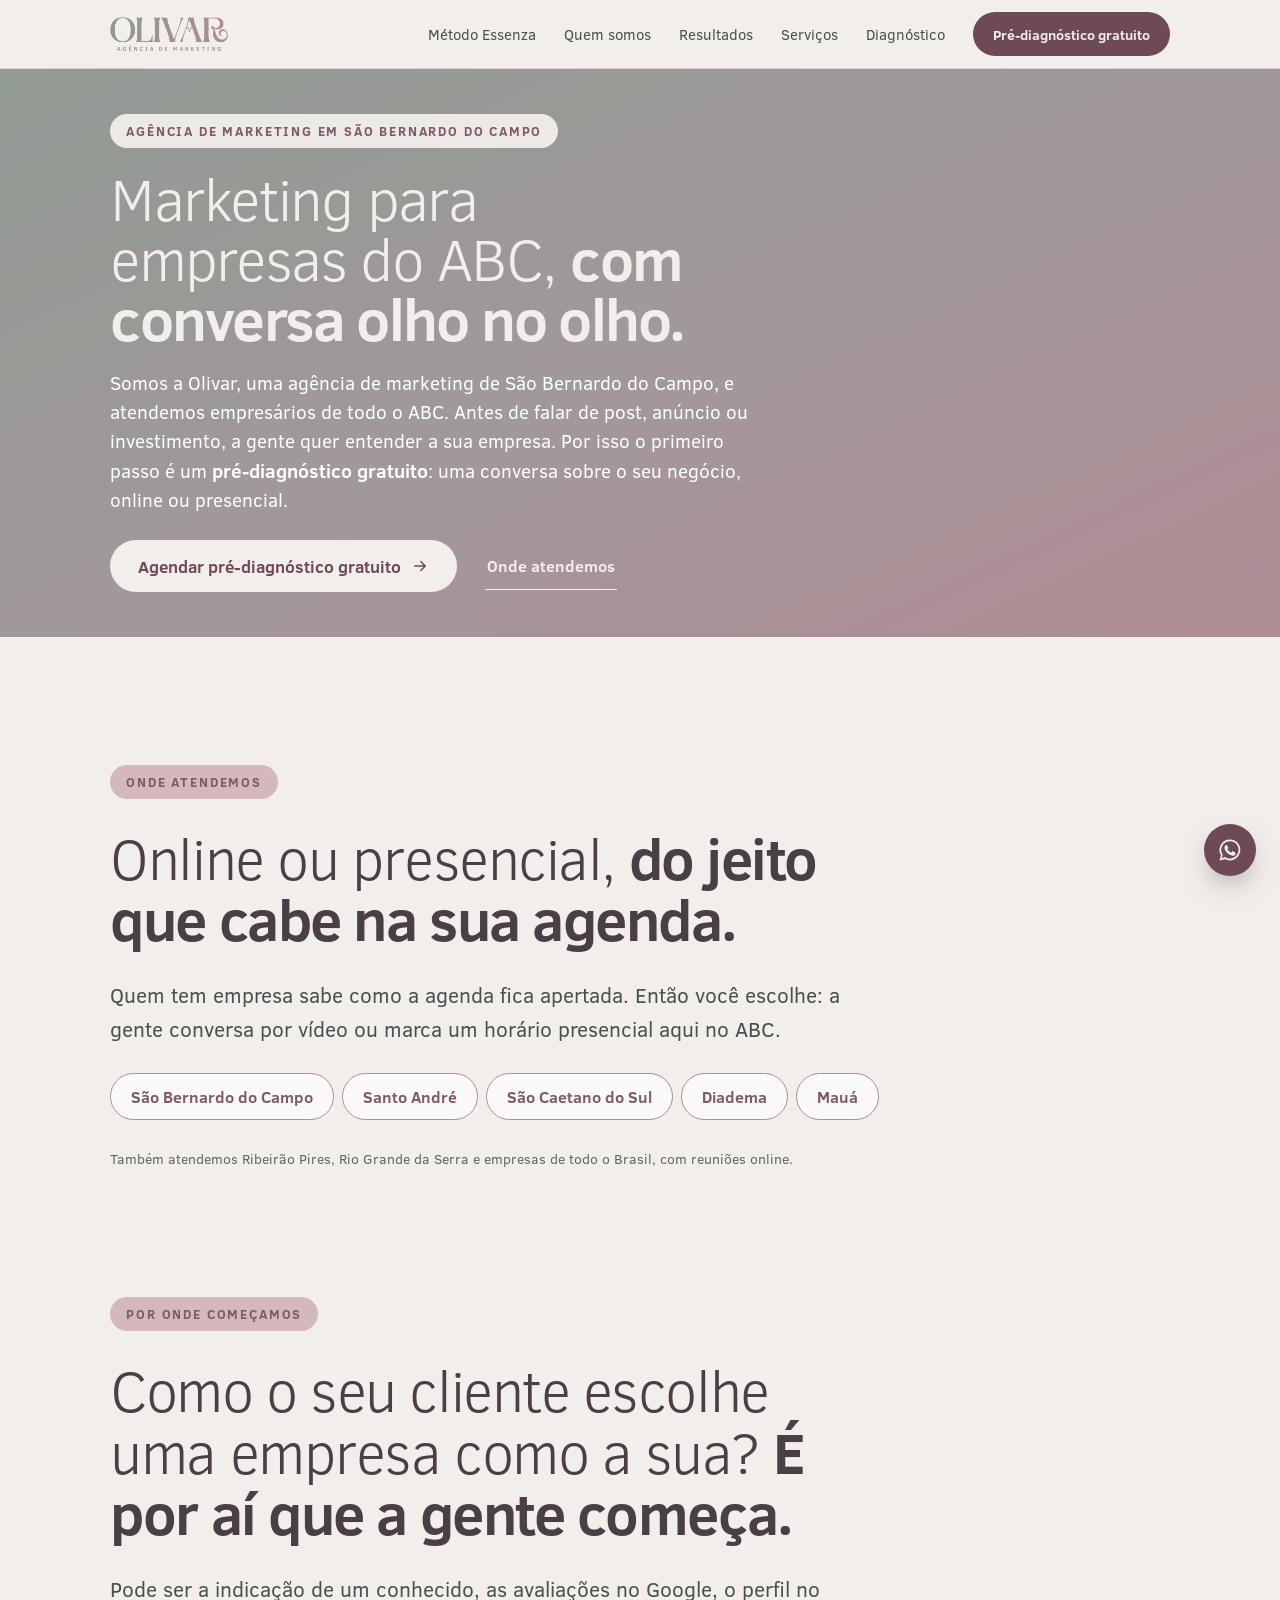
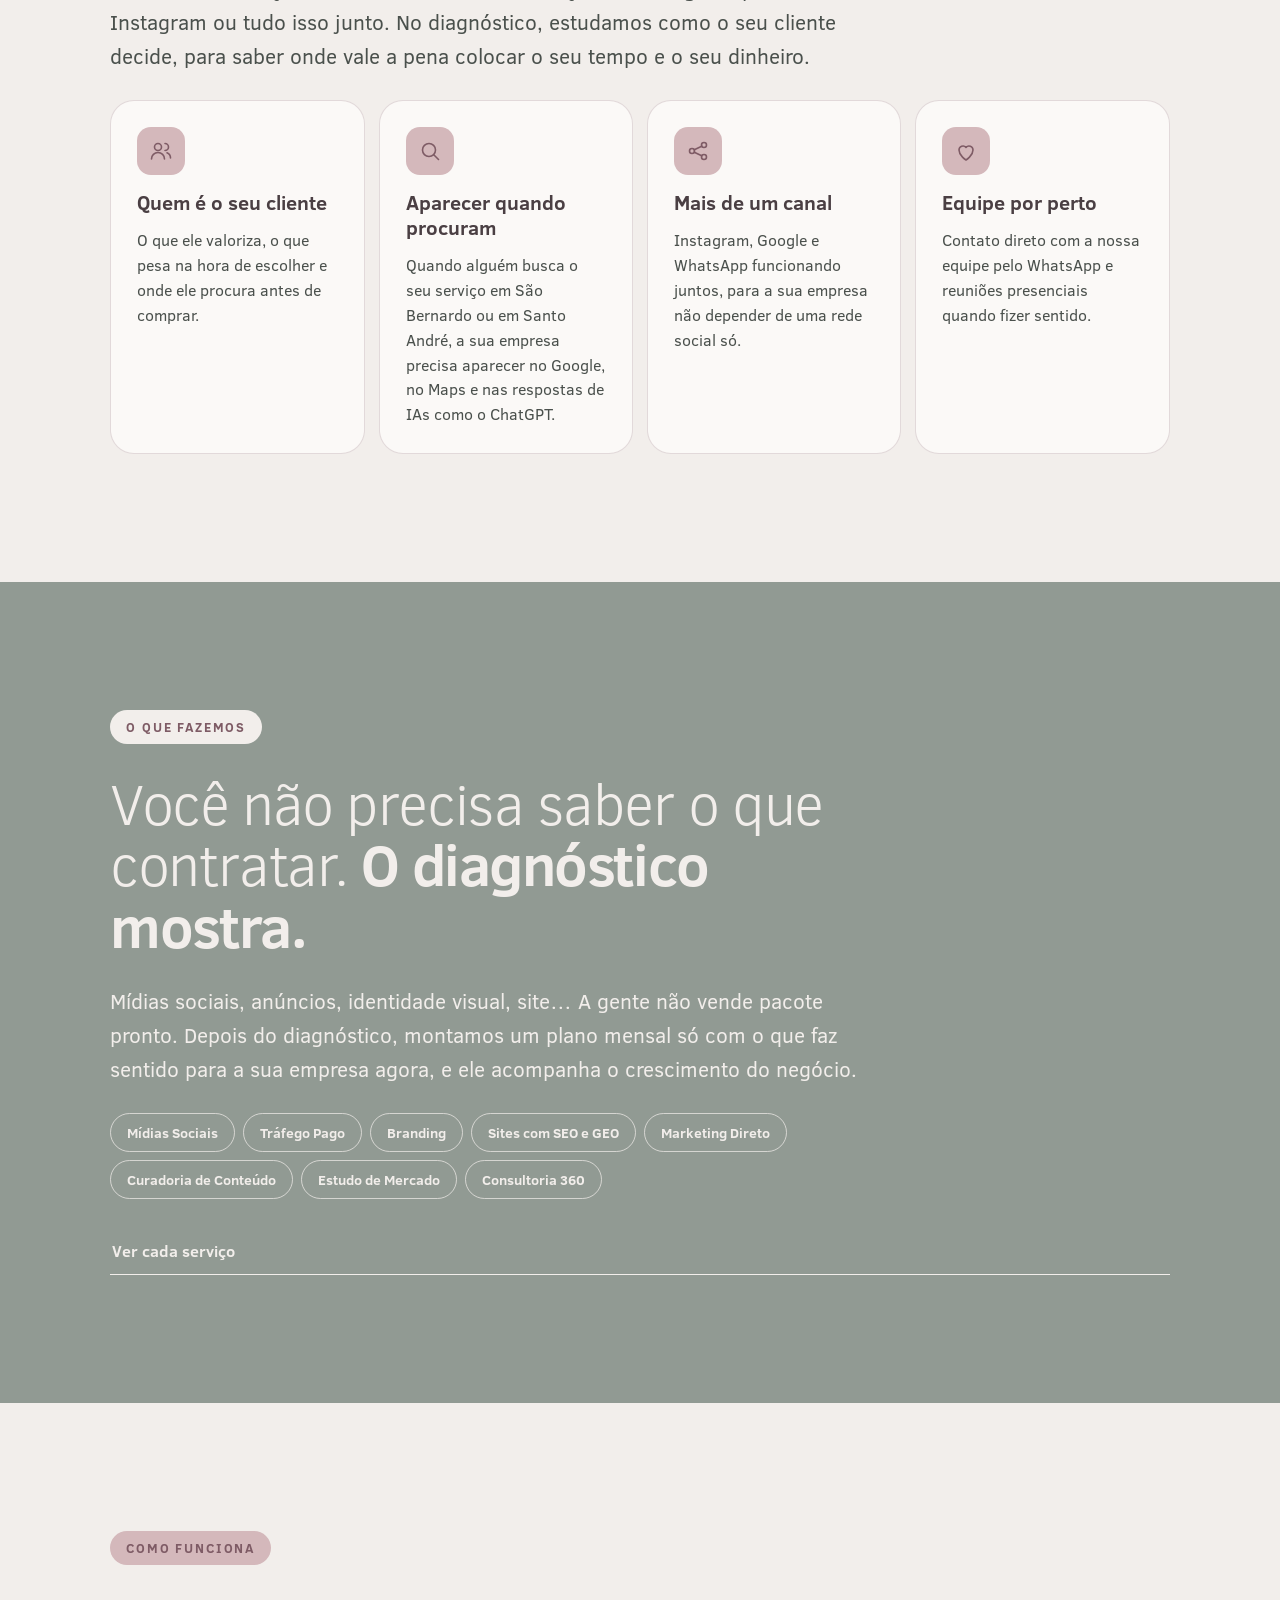
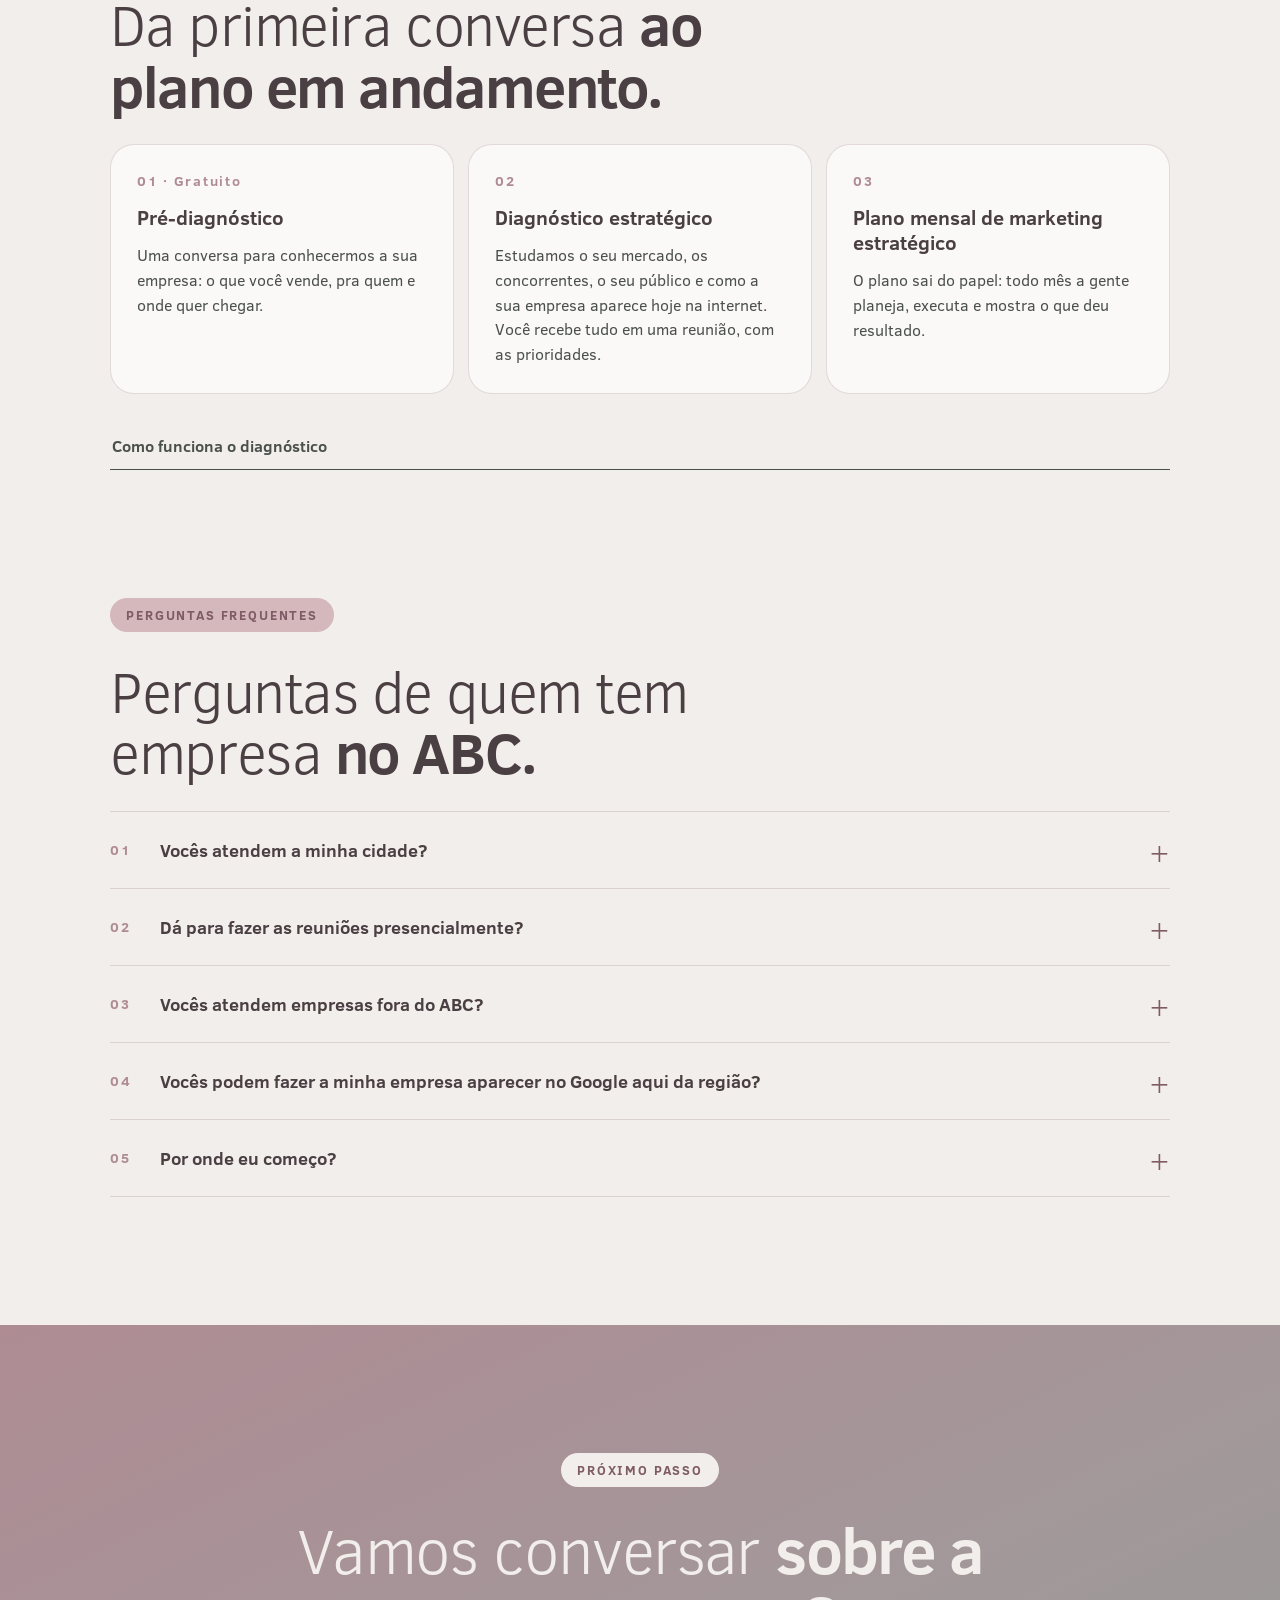
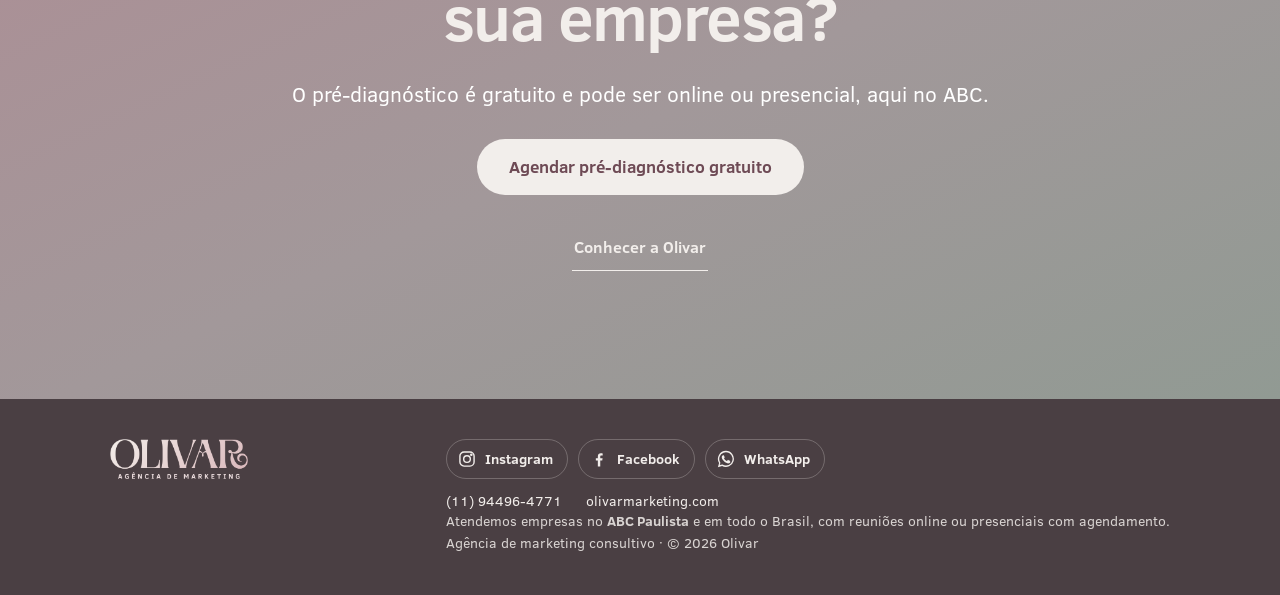
<file: agencia-de-marketing-abc.html>
<!doctype html>
<html lang="pt-BR">
<head>
<meta charset="utf-8">
<meta name="viewport" content="width=device-width, initial-scale=1, viewport-fit=cover">
<title>Agência de marketing no ABC Paulista · Olivar</title>
<meta name="description" content="Agência de marketing em São Bernardo do Campo para empresas de todo o ABC: Santo André, São Caetano, Diadema e Mauá. Pré-diagnóstico gratuito, online ou presencial.">
<link rel="canonical" href="https://olivarmarketing.com/agencia-de-marketing-abc.html">
<meta name="robots" content="index, follow, max-image-preview:large">
<link rel="icon" type="image/png" sizes="48x48" href="assets/img/favicon-48.png">
<link rel="apple-touch-icon" href="assets/img/apple-touch-icon.png">
<meta property="og:locale" content="pt_BR">
<meta property="og:site_name" content="Olivar">
<meta property="og:title" content="Agência de marketing no ABC Paulista · Olivar">
<meta property="og:description" content="Agência de marketing em São Bernardo do Campo para empresas de todo o ABC. Comece com um pré-diagnóstico gratuito, online ou presencial.">
<meta property="og:type" content="website">
<meta property="og:url" content="https://olivarmarketing.com/agencia-de-marketing-abc.html">
<meta property="og:image" content="https://olivarmarketing.com/assets/img/og-olivar.jpg">
<meta property="og:image:width" content="1200">
<meta property="og:image:height" content="630">
<meta property="og:image:alt" content="Olivar, agência de marketing consultivo: marketing sob medida para crescer com estratégia">
<meta name="twitter:card" content="summary_large_image">
<meta name="theme-color" content="#919A93">
<script type="application/ld+json">
{
 "@context": "https://schema.org",
 "@graph": [
  {
   "@type": "ProfessionalService",
   "@id": "https://olivarmarketing.com/#organizacao",
   "name": "Olivar",
   "alternateName": "Olivar Agência de Marketing",
   "description": "Agência de marketing consultivo. Todo projeto começa por um diagnóstico do negócio, do público e do comportamento de consumo, com o método multicanal Essenza.",
   "slogan": "Marketing sob medida para a sua empresa crescer com estratégia.",
   "url": "https://olivarmarketing.com/",
   "logo": "https://olivarmarketing.com/assets/img/logo-primario.png",
   "image": "https://olivarmarketing.com/assets/img/og-olivar.jpg",
   "telephone": "+55-11-94496-4771",
   "contactPoint": {
    "@type": "ContactPoint",
    "telephone": "+55-11-94496-4771",
    "contactType": "atendimento ao cliente",
    "availableLanguage": "pt-BR",
    "url": "https://wa.me/5511944964771"
   },
   "areaServed": [
    {
     "@type": "Country",
     "name": "Brasil"
    },
    {
     "@type": "AdministrativeArea",
     "name": "ABC Paulista"
    },
    {
     "@type": "City",
     "name": "Santo André",
     "containedInPlace": {
      "@type": "State",
      "name": "São Paulo"
     }
    },
    {
     "@type": "City",
     "name": "São Bernardo do Campo",
     "containedInPlace": {
      "@type": "State",
      "name": "São Paulo"
     }
    },
    {
     "@type": "City",
     "name": "São Caetano do Sul",
     "containedInPlace": {
      "@type": "State",
      "name": "São Paulo"
     }
    },
    {
     "@type": "City",
     "name": "Diadema",
     "containedInPlace": {
      "@type": "State",
      "name": "São Paulo"
     }
    },
    {
     "@type": "City",
     "name": "Mauá",
     "containedInPlace": {
      "@type": "State",
      "name": "São Paulo"
     }
    }
   ],
   "founder": [
    {
     "@type": "Person",
     "name": "Kamila Sarmento",
     "jobTitle": "CEO e estrategista de marketing"
    },
    {
     "@type": "Person",
     "name": "Gabriela Ferreira",
     "jobTitle": "Gestora de marketing e gerente de projetos"
    }
   ],
   "knowsAbout": [
    "marketing consultivo",
    "diagnóstico de marketing",
    "comportamento de consumo",
    "antropologia do consumo",
    "gestão de mídias sociais",
    "tráfego pago",
    "Google Ads",
    "Meta Ads",
    "branding",
    "identidade visual",
    "criação de sites",
    "SEO",
    "GEO",
    "estudo de mercado"
   ],
   "hasOfferCatalog": {
    "@type": "OfferCatalog",
    "name": "Cartela de serviços da Olivar",
    "itemListElement": [
     {
      "@type": "Offer",
      "itemOffered": {
       "@type": "Service",
       "name": "Gestão de Mídias Sociais",
       "description": "Com o Essenza, a sua marca presente em mais de um canal, escolhidos de acordo com o seu nicho, para não depender de uma rede só nem das oscilações de algoritmo."
      }
     },
     {
      "@type": "Offer",
      "itemOffered": {
       "@type": "Service",
       "name": "Tráfego Pago",
       "description": "A sua verba investida respeitando todas as etapas do funil, do primeiro contato à venda. Especialistas em Google e Meta Ads."
      }
     },
     {
      "@type": "Offer",
      "itemOffered": {
       "@type": "Service",
       "name": "Branding & Identidade Visual",
       "description": "Uma identidade pra você ser reconhecido antes de precisar explicar quem é, com branding estruturado e manual de marca detalhado."
      }
     },
     {
      "@type": "Offer",
      "itemOffered": {
       "@type": "Service",
       "name": "Sites",
       "description": "Pensados pra vender e construir autoridade. Com SEO e GEO, você aparece no Google e nas respostas de IAs como ChatGPT, Gemini e Perplexity."
      }
     },
     {
      "@type": "Offer",
      "itemOffered": {
       "@type": "Service",
       "name": "Design para Marketing Direto",
       "description": "Cardápio, flyer, folder, cartão de visita e materiais físicos com a cara da sua marca."
      }
     },
     {
      "@type": "Offer",
      "itemOffered": {
       "@type": "Service",
       "name": "Curadoria de Conteúdo",
       "description": "O planejamento estratégico do mês, com o passo a passo pra você e sua equipe produzirem com intencionalidade."
      }
     },
     {
      "@type": "Offer",
      "itemOffered": {
       "@type": "Service",
       "name": "Estudo de Mercado",
       "description": "Cada mercado é diferente. Estudamos mercado, público, concorrência e posicionamento para que nenhuma ação seja genérica."
      }
     },
     {
      "@type": "Offer",
      "itemOffered": {
       "@type": "Service",
       "name": "Consultoria 360",
       "description": "Para empresas que estão no escuro, com gargalos que travam o crescimento. Analisamos todas as necessidades da sua empresa e entregamos um norte claro em marketing e vendas, com prioridades bem definidas."
      }
     }
    ]
   },
   "sameAs": [
    "https://www.instagram.com/olivarmarketing/"
   ]
  },
  {
   "@type": "WebPage",
   "@id": "https://olivarmarketing.com/agencia-de-marketing-abc.html#pagina",
   "url": "https://olivarmarketing.com/agencia-de-marketing-abc.html",
   "name": "Agência de marketing no ABC Paulista",
   "inLanguage": "pt-BR",
   "isPartOf": {
    "@id": "https://olivarmarketing.com/#site"
   },
   "about": {
    "@id": "https://olivarmarketing.com/#organizacao"
   }
  },
  {
   "@type": "BreadcrumbList",
   "itemListElement": [
    {
     "@type": "ListItem",
     "position": 1,
     "name": "Início",
     "item": "https://olivarmarketing.com/"
    },
    {
     "@type": "ListItem",
     "position": 2,
     "name": "Agência de marketing no ABC Paulista",
     "item": "https://olivarmarketing.com/agencia-de-marketing-abc.html"
    }
   ]
  },
  {
   "@type": "Service",
   "@id": "https://olivarmarketing.com/agencia-de-marketing-abc.html#servico",
   "name": "Marketing consultivo no ABC Paulista",
   "serviceType": "Agência de marketing",
   "provider": {
    "@id": "https://olivarmarketing.com/#organizacao"
   },
   "description": "Marketing consultivo para empresas do ABC Paulista, com base em São Bernardo do Campo: diagnóstico, mídias sociais, tráfego pago, branding, sites com SEO e GEO, estudo de mercado e consultoria, com reuniões online ou presenciais com agendamento.",
   "areaServed": [
    {
     "@type": "AdministrativeArea",
     "name": "ABC Paulista"
    },
    {
     "@type": "City",
     "name": "Santo André",
     "containedInPlace": {
      "@type": "State",
      "name": "São Paulo"
     }
    },
    {
     "@type": "City",
     "name": "São Bernardo do Campo",
     "containedInPlace": {
      "@type": "State",
      "name": "São Paulo"
     }
    },
    {
     "@type": "City",
     "name": "São Caetano do Sul",
     "containedInPlace": {
      "@type": "State",
      "name": "São Paulo"
     }
    },
    {
     "@type": "City",
     "name": "Diadema",
     "containedInPlace": {
      "@type": "State",
      "name": "São Paulo"
     }
    },
    {
     "@type": "City",
     "name": "Mauá",
     "containedInPlace": {
      "@type": "State",
      "name": "São Paulo"
     }
    },
    {
     "@type": "City",
     "name": "Ribeirão Pires",
     "containedInPlace": {
      "@type": "State",
      "name": "São Paulo"
     }
    },
    {
     "@type": "City",
     "name": "Rio Grande da Serra",
     "containedInPlace": {
      "@type": "State",
      "name": "São Paulo"
     }
    }
   ]
  },
  {
   "@type": "FAQPage",
   "@id": "https://olivarmarketing.com/agencia-de-marketing-abc.html#duvidas",
   "mainEntity": [
    {
     "@type": "Question",
     "name": "Vocês atendem a minha cidade?",
     "acceptedAnswer": {
      "@type": "Answer",
      "text": "Atendemos todo o ABC Paulista: São Bernardo do Campo, Santo André, São Caetano do Sul, Diadema, Mauá, Ribeirão Pires e Rio Grande da Serra."
     }
    },
    {
     "@type": "Question",
     "name": "Dá para fazer as reuniões presencialmente?",
     "acceptedAnswer": {
      "@type": "Answer",
      "text": "Dá, sim. As reuniões podem ser presenciais, com horário marcado, ou online, se for mais prático para a sua rotina."
     }
    },
    {
     "@type": "Question",
     "name": "Vocês atendem empresas fora do ABC?",
     "acceptedAnswer": {
      "@type": "Answer",
      "text": "Sim. A nossa base fica em São Bernardo do Campo, mas atendemos empresas de todo o Brasil, com reuniões online."
     }
    },
    {
     "@type": "Question",
     "name": "Vocês podem fazer a minha empresa aparecer no Google aqui da região?",
     "acceptedAnswer": {
      "@type": "Answer",
      "text": "Essa é uma das coisas que olhamos no diagnóstico: como a sua empresa aparece no Google, no Maps e nas respostas de IAs. Se for prioridade para o seu momento, entra no plano mensal."
     }
    },
    {
     "@type": "Question",
     "name": "Por onde eu começo?",
     "acceptedAnswer": {
      "@type": "Answer",
      "text": "Pelo pré-diagnóstico, que é gratuito. É uma call com a nossa equipe para conhecer a sua empresa e explicar como o diagnóstico vai funcionar no seu caso."
     }
    }
   ]
  }
 ]
}
</script>
<!--
  COMO EDITAR
  1. Link do pré-diagnóstico (agenda da call): substitua LINK_PRE_DIAGNOSTICO pelo link, em index.html, diagnostico.html e agencia-de-marketing-abc.html.
-->
<style>
@font-face{font-family:"Clear Sans";src:url(assets/fonts/cs-Light.woff) format("woff");font-weight:300;font-display:swap}
@font-face{font-family:"Clear Sans";src:url(assets/fonts/cs-Regular.woff) format("woff");font-weight:400;font-display:swap}
@font-face{font-family:"Clear Sans";src:url(assets/fonts/cs-Bold.woff) format("woff");font-weight:700;font-display:swap}
:root{
  --sage:#919A93;--malva:#AF8C94;--blush:#D4B8BB;--taupe:#A0968D;--off:#F2EEEB;
  --ink:#4A504C;--inkb:#4A3F43;--deep:#7E5B65;--wine:#6E4A55;--line:rgba(126,91,101,.2);
  --card:#FBF9F7;
  --pad:clamp(20px,5.5vw,96px);--sec:clamp(72px,10vw,128px);
}
*{box-sizing:border-box}
html{scroll-behavior:smooth;scroll-padding-top:84px;-webkit-text-size-adjust:100%}
body{margin:0;font-family:"Clear Sans","Segoe UI",Helvetica,Arial,sans-serif;background:var(--off);color:var(--ink);-webkit-font-smoothing:antialiased;overflow-x:hidden}
img{max-width:100%;display:block}
h1,h2,h3,p,ol,ul{margin:0}
ol,ul{padding:0;list-style:none}
a{color:inherit}
:focus-visible{outline:3px solid var(--deep);outline-offset:3px;border-radius:8px}
.wrap{max-width:1200px;margin:0 auto;padding:0 var(--pad)}
section{padding:var(--sec) 0;position:relative}
.stack{display:flex;flex-direction:column;gap:clamp(18px,2.4vw,28px)}
.eyebrow{align-self:flex-start;display:inline-flex;align-items:center;gap:8px;padding:8px 16px;border-radius:999px;font-size:13px;font-weight:700;letter-spacing:.14em;text-transform:uppercase;background:var(--blush);color:var(--deep)}
.h2{font-size:clamp(32px,5vw,58px);line-height:1.06;letter-spacing:-.025em;font-weight:300;color:var(--inkb);max-width:20ch}
.h2 b{font-weight:700}
.lead{font-size:clamp(17px,1.9vw,21px);line-height:1.6;max-width:60ch}
.btn{display:inline-flex;align-items:center;justify-content:center;gap:10px;min-height:56px;padding:16px 32px;border-radius:999px;background:var(--wine);color:var(--off);font-weight:700;font-size:17px;text-decoration:none;transition:background .2s,transform .2s;border:0}
.btn:hover{background:#5c3c46;transform:translateY(-1px)}
.btn svg{width:18px;height:18px}
.btn.light{background:var(--off);color:var(--wine)}
.btn.light:hover{background:#fff}
.ghost{display:inline-flex;align-items:center;gap:8px;min-height:48px;font-weight:700;font-size:16px;text-decoration:none;border-bottom:1.5px solid currentColor;padding:0 2px}
.note{font-size:14px;line-height:1.5;opacity:.85}
.ic{width:48px;height:48px;border-radius:14px;background:var(--blush);color:var(--deep);display:flex;align-items:center;justify-content:center;flex-shrink:0}
.ic svg{width:24px;height:24px;fill:none;stroke:currentColor;stroke-width:1.6;stroke-linecap:round;stroke-linejoin:round}
.num{font-size:14px;font-weight:700;letter-spacing:.12em;color:var(--malva)}

/* barra superior */
.top{position:sticky;top:0;z-index:20;background:rgba(242,238,235,.9);backdrop-filter:blur(12px);-webkit-backdrop-filter:blur(12px);border-bottom:1px solid var(--line);padding-top:env(safe-area-inset-top,0px)}
.top .wrap{display:flex;align-items:center;justify-content:space-between;gap:16px;height:68px}
.top img{height:34px;width:auto}
.top nav{display:flex;align-items:center;gap:28px}
.top nav a.l{text-decoration:none;font-size:15px;color:var(--ink);white-space:nowrap}
.top .btn{white-space:nowrap}
@media (max-width:1079px){.top nav a.l{display:none}}
.top nav a.l:hover{color:var(--deep)}
.top .btn{min-height:44px;padding:10px 20px;font-size:14px}

/* hero */
.hero{background:linear-gradient(155deg,var(--sage) 0%,#A2989A 52%,var(--malva) 100%);color:var(--off);padding:clamp(56px,8vw,104px) 0 clamp(72px,9vw,112px);overflow:hidden}
.hero .grid{display:grid;gap:clamp(48px,6vw,72px);align-items:center}
.hero .eyebrow{background:rgba(242,238,235,.95);color:var(--deep)}
.hero h1{font-size:clamp(40px,6.6vw,78px);line-height:1.02;letter-spacing:-.03em;font-weight:300;max-width:14ch}
.hero h1 b{font-weight:700}
.hero .lead{font-weight:400;color:#fff}
.hero .ctas{display:flex;flex-wrap:wrap;gap:16px 28px;align-items:center;margin-top:6px}
.hero .feats{display:flex;flex-wrap:wrap;gap:8px 20px;font-size:14px;font-weight:700;letter-spacing:.02em}
.hero .feats span{display:inline-flex;align-items:center;gap:8px}
.hero .feats span::before{content:"";width:6px;height:6px;border-radius:50%;background:var(--off)}

/* mockup do diagnóstico */
.mock{position:relative;max-width:520px;width:100%;justify-self:center}
.mwin{background:var(--card);color:var(--ink);border-radius:26px;box-shadow:0 30px 80px -30px rgba(74,63,67,.55);overflow:hidden}
.mbar{display:flex;align-items:center;justify-content:space-between;padding:16px 20px;border-bottom:1px solid var(--line)}
.mbar .dots{display:flex;gap:6px}
.mbar .dots i{width:10px;height:10px;border-radius:50%;background:var(--blush)}
.mbar .dots i:nth-child(2){background:var(--taupe);opacity:.5}
.mbar .dots i:nth-child(3){background:var(--sage)}
.mbar small{font-size:12px;letter-spacing:.12em;text-transform:uppercase;color:#8C8480;font-weight:700}
.mtabs{display:flex;gap:6px;padding:14px 20px 0}
.mtabs span{font-size:13px;padding:6px 12px;border-radius:999px;color:#8C8480;font-weight:700}
.mtabs span.on{background:var(--inkb);color:var(--off)}
.mbody{padding:18px 20px 22px;display:flex;flex-direction:column;gap:12px}
.mhead{font-size:20px;font-weight:700;color:var(--inkb)}
.mhead small{display:block;font-size:14px;font-weight:400;color:#7A716D;margin-top:4px}
.mrow{display:flex;gap:14px;align-items:flex-start;padding:14px;border-radius:16px;background:#fff;border:1px solid var(--line)}
.mrow .ic{width:40px;height:40px;border-radius:12px}
.mrow .ic svg{width:20px;height:20px}
.mrow b{display:block;font-size:15px;color:var(--inkb)}
.mrow p{font-size:14px;line-height:1.45;color:#6F6864;margin-top:2px}
.pill{display:inline-block;margin-top:8px;font-size:11px;font-weight:700;letter-spacing:.08em;text-transform:uppercase;padding:4px 10px;border-radius:999px}
.p1{background:#E7D6D8;color:var(--deep)}
.p2{background:#DDE2DE;color:#55605A}
.p3{background:#E6E0DA;color:#6F6458}
.mplan{border-radius:16px;background:var(--inkb);color:var(--off);padding:16px 18px}
.mplan small{font-size:12px;letter-spacing:.12em;text-transform:uppercase;opacity:.75;font-weight:700}
.mplan ol{margin-top:10px;display:flex;flex-direction:column;gap:8px}
.mplan li{display:flex;justify-content:space-between;gap:12px;font-size:14px}
.mplan li span:last-child{opacity:.7}
.badge{position:absolute;display:flex;align-items:center;gap:10px;background:#fff;color:var(--inkb);border-radius:16px;padding:12px 16px;font-size:14px;font-weight:700;box-shadow:0 18px 40px -18px rgba(74,63,67,.5)}
.badge i{width:10px;height:10px;border-radius:50%;background:var(--sage);flex-shrink:0}
.b1{top:64px;right:-22px}
.b2{bottom:28px;left:-18px}
.b2 i{background:var(--malva)}
.mcap{font-size:12px;text-align:center;margin-top:14px;opacity:.8}

/* faixa de prova */
.proof{padding:28px 0;border-bottom:1px solid var(--line)}
.proof .wrap{display:flex;flex-wrap:wrap;align-items:center;gap:16px 24px}
.avs{display:flex}
.avs > *{width:48px;height:48px;border-radius:50%;border:3px solid var(--off);object-fit:cover}
.avs > * + *{margin-left:-14px}
.avs .mono{background:var(--blush);color:var(--deep);display:flex;align-items:center;justify-content:center;font-weight:700;font-size:18px}
.proof p{font-size:16px;line-height:1.5;flex:1;min-width:220px}
.proof p b{color:var(--inkb)}
.proof a{font-size:15px;font-weight:700;color:var(--deep)}

/* 4 pilares */
.pillars{padding:clamp(48px,6vw,72px) 0}
.pillars ul{display:grid;gap:14px}
.pillars li{display:flex;gap:16px;align-items:flex-start;padding:22px;border-radius:22px;background:var(--card);border:1px solid var(--line)}
.pillars b{display:block;font-size:17px;color:var(--inkb);margin-bottom:4px}
.pillars p{font-size:15px;line-height:1.5}

/* entregas */
.cards{display:grid;gap:14px}
.card{background:var(--card);border:1px solid var(--line);border-radius:24px;padding:26px;display:flex;flex-direction:column;gap:14px}
.card h3{font-size:20px;line-height:1.25;color:var(--inkb)}
.card p{font-size:16px;line-height:1.55}
.midcta{display:flex;flex-wrap:wrap;gap:12px 24px;align-items:center;margin-top:8px}

/* identificação */
.ident{background:var(--blush);color:var(--inkb)}
.ident .eyebrow{background:var(--deep);color:var(--off)}
.ident ol{display:flex;flex-direction:column;border-top:1px solid rgba(126,91,101,.3)}
.ident li{display:grid;grid-template-columns:56px 1fr;gap:12px;padding:26px 0;border-bottom:1px solid rgba(126,91,101,.3)}
.ident .num{color:var(--deep);font-size:16px;padding-top:4px}
.ident h3{font-size:clamp(20px,2.4vw,26px);line-height:1.25;margin-bottom:8px}
.ident p{font-size:17px;line-height:1.6;max-width:62ch}
.ident .close{font-size:clamp(22px,3vw,32px);line-height:1.3;font-weight:300}
.ident .close b{font-weight:700;color:var(--deep)}

/* método */
.method{background:var(--inkb);color:var(--off)}
.method .eyebrow{background:var(--malva);color:var(--off)}
.method .h2{color:var(--off)}
.method .lead{color:#E9E1DF}
.steps{display:grid;gap:14px;counter-reset:s}
.step{border-radius:24px;padding:28px;background:rgba(242,238,235,.06);border:1px solid rgba(242,238,235,.14);display:flex;flex-direction:column;gap:12px}
.step .top2{display:flex;justify-content:space-between;align-items:center}
.step .num{color:var(--blush);font-size:15px}
.step .tg{font-size:12px;letter-spacing:.12em;text-transform:uppercase;color:#C9BFBC;font-weight:700}
.step h3{font-size:22px;line-height:1.2}
.step p{font-size:16px;line-height:1.6;color:#E2D9D7}
.step .ic{background:rgba(212,184,187,.18);color:var(--blush)}
.mnote{font-size:17px;line-height:1.6;max-width:62ch;color:#E9E1DF}
.mnote b{color:var(--blush)}

/* quem somos */
.team .duo{display:grid;gap:18px}
.person{background:var(--card);border:1px solid var(--line);border-radius:28px;overflow:hidden;display:flex;flex-direction:column}
.person .ph,.person img{width:100%;height:auto;aspect-ratio:4/5;object-fit:cover}
.person .ph{background:linear-gradient(160deg,var(--blush),var(--malva));display:flex;align-items:center;justify-content:center;color:var(--off);font-size:96px;font-weight:300;letter-spacing:-.04em}
.person .info{padding:24px 26px 28px;display:flex;flex-direction:column;gap:10px}
.role{align-self:flex-start;font-size:12px;font-weight:700;letter-spacing:.14em;text-transform:uppercase;padding:6px 12px;border-radius:999px;background:var(--sage);color:var(--off)}
.role.m{background:var(--malva)}
.person h3{font-size:26px;line-height:1.15;color:var(--inkb)}
.person .t{font-size:15px;font-weight:700;color:var(--deep)}
.person p{font-size:16px;line-height:1.6}
.quote{font-size:clamp(24px,3.4vw,38px);line-height:1.25;font-weight:300;color:var(--inkb);max-width:24ch;padding-left:22px;border-left:4px solid var(--malva)}
.quote b{font-weight:700}
.stats{display:grid;grid-template-columns:repeat(3,1fr);gap:10px}
.stat{border-radius:20px;background:var(--card);border:1px solid var(--line);padding:18px 14px}
.stat b{display:block;font-size:clamp(26px,4vw,44px);line-height:1;font-weight:300;letter-spacing:-.03em;color:var(--inkb)}
.stat span{display:block;font-size:13px;line-height:1.4;margin-top:8px}

/* comparação */
.cmpsec{background:var(--sage);color:var(--off)}
.cmpsec .eyebrow{background:var(--off);color:var(--deep)}
.cmpsec .h2{color:var(--off)}
.cmp{background:var(--off);color:var(--ink);border-radius:28px;padding:22px 22px 6px}
.cmp .r{display:grid;grid-template-columns:1fr 1fr;gap:16px;padding:16px 0;border-top:1px solid var(--line)}
.cmp .r:first-child{border-top:0;padding-top:4px}
.cmp small{display:block;font-size:11px;letter-spacing:.14em;text-transform:uppercase;color:#8C8480;margin-bottom:4px;font-weight:700}
.cmp .a{color:#7A716D;font-size:16px;line-height:1.4}
.cmp .s{font-weight:700;font-size:16px;line-height:1.4;color:var(--inkb)}
.cmp .s small{color:var(--deep)}
.cmp .hd .a,.cmp .hd .s{font-size:20px}
.cmp .hd .s{color:var(--deep)}

/* cartela */
.svc .card .hdr{display:flex;align-items:center;justify-content:space-between}
.svc .card.last{background:var(--inkb);color:var(--off);border-color:transparent}
.svc .card.last h3{color:var(--off)}
.svc .card.last .ic{background:rgba(212,184,187,.2);color:var(--blush)}
.svc .card.last .num{color:var(--blush)}
.svc .card.last p{color:#E2D9D7}

/* diagnóstico */
.diag{background:linear-gradient(160deg,#EADFDF 0%,var(--off) 100%)}
.dsteps{display:grid;gap:14px}
.dstep{background:#fff;border-radius:24px;padding:26px;border:1px solid var(--line);display:flex;flex-direction:column;gap:10px}
.dstep .dot{width:44px;height:44px;border-radius:50%;background:var(--blush);color:var(--deep);font-weight:700;display:flex;align-items:center;justify-content:center;font-size:15px}
.dstep h3{font-size:20px;color:var(--inkb)}
.dstep p{font-size:16px;line-height:1.55}
.commit{display:flex;gap:16px;align-items:flex-start;padding:22px 24px;border-radius:22px;background:var(--inkb);color:var(--off)}
.commit .ic{background:rgba(212,184,187,.2);color:var(--blush)}
.commit p{font-size:16px;line-height:1.6}
.commit b{color:var(--blush)}


/* track record */
.track{background:linear-gradient(160deg,var(--inkb) 0%,#5E4650 100%);color:var(--off)}
.track .eyebrow{background:var(--malva);color:var(--off)}
.track .h2{color:var(--off)}
.nums{display:grid;grid-template-columns:repeat(3,1fr);gap:12px;border-top:1px solid rgba(242,238,235,.18);border-bottom:1px solid rgba(242,238,235,.18);padding:28px 0}
.nums b{display:block;font-size:clamp(40px,7vw,80px);line-height:1;font-weight:300;letter-spacing:-.04em}
.nums b span{color:var(--blush)}
.nums small{display:block;font-size:clamp(13px,1.6vw,16px);line-height:1.4;margin-top:10px;color:#E2D9D7}
.cases{display:grid;gap:14px}
.case{border-radius:24px;padding:26px;background:rgba(242,238,235,.06);border:1px solid rgba(242,238,235,.14);display:flex;flex-direction:column;gap:12px}
.case .ic{background:rgba(212,184,187,.18);color:var(--blush)}
.case h3{font-size:20px;line-height:1.25}
.case p{font-size:15px;line-height:1.6;color:#E2D9D7}
/* reviews */
.reviews .quotes{display:grid;gap:14px}
.qt{background:#fff;border:1px solid var(--line);border-radius:24px;padding:26px;display:flex;flex-direction:column;gap:18px;justify-content:space-between}
.qt p{font-size:17px;line-height:1.6;color:var(--inkb)}
.qt p::before{content:"\201C";display:block;font-size:56px;line-height:.6;color:var(--blush);margin-bottom:10px;font-weight:700}
.qt .who{display:flex;align-items:center;gap:12px}
.qt .av{width:40px;height:40px;border-radius:50%;background:var(--blush);color:var(--deep);display:flex;align-items:center;justify-content:center;font-weight:700;font-size:15px;flex-shrink:0}
.qt .av.logo{width:52px;height:52px;padding:0}
.qt .av.logo img{display:block;width:80%;height:50%;object-fit:contain;object-position:center}
.qt .who b{display:block;font-size:15px;color:var(--inkb)}
.qt .who span{display:block;font-size:13px;color:#7A716D}
.reviews .src{font-size:14px;line-height:1.5;color:#7A716D}
/* oferta */
.offer{display:grid;border-radius:28px;overflow:hidden;border:1px solid var(--line);background:#fff}
.offer .inc{padding:28px}
.offer .inc h3{font-size:22px;color:var(--inkb);margin-bottom:14px}
.offer .inc li{display:flex;gap:12px;align-items:flex-start;font-size:16px;line-height:1.5;padding:10px 0;border-top:1px solid var(--line)}
.offer .inc li:first-child{border-top:0}
.offer .inc li svg{width:20px;height:20px;flex-shrink:0;margin-top:2px;fill:none;stroke:var(--deep);stroke-width:2;stroke-linecap:round;stroke-linejoin:round}
.offer .price{background:var(--inkb);color:var(--off);padding:28px;display:flex;flex-direction:column;gap:12px;justify-content:center}
.offer .price .tagl{align-self:flex-start;font-size:12px;font-weight:700;letter-spacing:.14em;text-transform:uppercase;padding:6px 12px;border-radius:999px;background:var(--malva)}
.offer .price s{font-size:20px;opacity:.6}
.offer .price .val{font-size:clamp(48px,7vw,72px);line-height:1;font-weight:300;letter-spacing:-.03em}
.offer .price .val small{font-size:.4em;letter-spacing:0;margin-right:6px}
.offer .price p{font-size:15px;line-height:1.55;color:#E2D9D7}
.offer .price p b{color:var(--blush)}
.offer .price .btn{margin-top:6px}
.offer .price .note{opacity:.75}

/* diagnóstico: resumo na home */
.dstep .hd{display:flex;align-items:center;gap:10px}
.dsteps .free{align-self:flex-start;font-size:11px;font-weight:700;letter-spacing:.14em;text-transform:uppercase;padding:5px 10px;border-radius:999px;background:var(--sage);color:var(--off)}
.notquote{display:flex;flex-direction:column;gap:22px;padding:30px;border-radius:26px;background:var(--inkb);color:var(--off)}
.notquote h3{font-size:clamp(22px,2.6vw,30px);line-height:1.2;margin-bottom:10px}
.notquote p{font-size:17px;line-height:1.6;color:#E2D9D7;max-width:60ch}
.notquote p b{color:var(--blush)}
.notquote .acts,.final .acts{display:flex;flex-wrap:wrap;gap:14px 26px;align-items:center}
.notquote .ghost,.final .ghost,.hero .ghost{color:var(--off)}
.midcta .ghost{color:var(--deep)}
/* página do diagnóstico */
.hero.sub{min-height:auto}
.hero.sub h1{max-width:16ch}
.proc{display:grid;gap:16px;counter-reset:p}
.pcard{background:#fff;border:1px solid var(--line);border-radius:28px;padding:30px;display:flex;flex-direction:column;gap:14px}
.pcard .hd{display:flex;align-items:center;gap:14px;flex-wrap:wrap}
.pcard .dot{width:52px;height:52px;border-radius:50%;background:var(--blush);color:var(--deep);font-weight:700;display:flex;align-items:center;justify-content:center;font-size:16px;flex-shrink:0}
.pcard .free{font-size:11px;font-weight:700;letter-spacing:.14em;text-transform:uppercase;padding:5px 10px;border-radius:999px;background:var(--sage);color:var(--off)}
.pcard h3{font-size:clamp(22px,2.4vw,28px);line-height:1.2;color:var(--inkb)}
.pcard>p{font-size:17px;line-height:1.6}
.ticks li{display:flex;gap:12px;align-items:flex-start;font-size:16px;line-height:1.5;padding:9px 0;border-top:1px solid var(--line)}
.ticks li:first-child{border-top:0}
.ticks svg{width:20px;height:20px;flex-shrink:0;margin-top:2px;fill:none;stroke:var(--deep);stroke-width:2;stroke-linecap:round;stroke-linejoin:round}
.pcard .res{margin-top:auto;padding:16px 18px;border-radius:16px;background:var(--off);font-size:15px;line-height:1.55}
.pcard .res b{color:var(--deep)}
.pcard.dark{background:var(--inkb);color:var(--off);border-color:transparent}
.pcard.dark h3{color:var(--off)}
.pcard.dark .dot{background:rgba(212,184,187,.2);color:var(--blush)}
.pcard.dark .ticks li{border-color:rgba(242,238,235,.15)}
.pcard.dark .ticks svg{stroke:var(--blush)}
.pcard.dark .res{background:rgba(242,238,235,.08)}
.pcard.dark .res b{color:var(--blush)}
.pull{font-size:clamp(24px,3.4vw,40px);line-height:1.25;font-weight:300;color:var(--inkb);max-width:26ch;padding-left:22px;border-left:4px solid var(--malva)}
.pull b{font-weight:700}
.ess{display:flex;flex-direction:column;align-items:flex-start;gap:8px;margin-bottom:6px}
.ess img{width:clamp(150px,18vw,220px);height:auto}
.ess span{font-size:11px;font-weight:700;letter-spacing:.18em;text-transform:uppercase;color:var(--blush);padding-left:4px}
.revintro{display:grid;gap:28px;align-items:center;margin-bottom:12px}
.revphoto{margin:0;display:flex;flex-direction:column;max-width:280px}
.revphoto img{width:100%;height:auto;aspect-ratio:760/735;object-fit:cover;border-radius:24px}
.revphoto{position:relative;margin-bottom:64px !important}
.revphoto figcaption{position:absolute;left:-22px;top:calc(100% - 26px);width:max-content;max-width:calc(100% + 34px);display:flex;align-items:flex-start;gap:10px;background:#fff;color:var(--inkb);border-radius:16px;padding:12px 16px;font-size:13px;font-weight:700;line-height:1.4;box-shadow:0 18px 40px -18px rgba(74,63,67,.5)}
.revphoto figcaption small{display:block;font-weight:400;color:#7A716D;margin-top:2px}
.revphoto figcaption i{width:10px;height:10px;border-radius:50%;background:var(--malva);flex-shrink:0;margin-top:4px}
@media (max-width:899px){.revphoto figcaption{left:-10px}}
@media (min-width:900px){.revintro{grid-template-columns:1.1fr .9fr;gap:64px}.revphoto{max-width:320px;justify-self:end}}
footer .social{display:flex;flex-wrap:wrap;gap:10px;margin-bottom:12px}
footer .social a{display:inline-flex;align-items:center;gap:8px;min-height:40px;padding:8px 14px 8px 10px;border-radius:999px;border:1px solid rgba(242,238,235,.25);font-size:14px;transition:background .2s}
footer .social a:hover{background:rgba(242,238,235,.1)}
footer .social svg{width:20px;height:20px}
.wafab{position:fixed;right:18px;bottom:calc(18px + env(safe-area-inset-bottom,0px));z-index:40;width:52px;height:52px;border-radius:50%;background:var(--wine);color:var(--off);display:flex;align-items:center;justify-content:center;box-shadow:0 12px 30px -10px rgba(74,63,67,.6);transition:transform .2s,bottom .3s}
.wafab:hover{transform:scale(1.06)}
.wafab svg{width:26px;height:26px}
body.sticky-on .wafab{bottom:calc(92px + env(safe-area-inset-bottom,0px))}
@media (min-width:760px){.wafab{right:24px;bottom:24px}body.sticky-on .wafab{bottom:24px}}
/* faq */
.faq details{border-top:1px solid var(--line);padding:6px 0}
.faq details:last-child{border-bottom:1px solid var(--line)}
.faq summary{list-style:none;cursor:pointer;display:grid;grid-template-columns:40px 1fr 28px;gap:10px;align-items:center;min-height:64px;font-size:18px;font-weight:700;line-height:1.35;color:var(--inkb)}
.faq summary::-webkit-details-marker{display:none}
.faq summary .num{font-size:14px}
.faq summary::after{content:"+";font-weight:300;font-size:30px;color:var(--deep);text-align:right;transition:transform .2s}
.faq details[open] summary::after{transform:rotate(45deg)}
.faq details p{font-size:16px;line-height:1.65;padding:0 0 18px 50px;max-width:66ch}

/* final */
.final{background:linear-gradient(155deg,var(--malva) 0%,#A2989A 55%,var(--sage) 100%);color:var(--off);text-align:center;overflow:hidden}
.final .stack{align-items:center}
.final .eyebrow{align-self:center;background:var(--off);color:var(--deep)}
.final h2{font-size:clamp(34px,5.6vw,64px);line-height:1.05;letter-spacing:-.025em;font-weight:300;max-width:18ch}
.final h2 b{font-weight:700}
.final .lead{color:#fff}
.chips{display:flex;flex-wrap:wrap;justify-content:center;gap:8px;max-width:820px}
.chips span{padding:9px 16px;border-radius:999px;border:1.5px solid rgba(242,238,235,.7);font-size:14px;font-weight:700}
footer{background:var(--inkb);color:var(--off);padding:40px 0 calc(40px + 88px)}
footer .wrap{display:flex;flex-direction:column;gap:18px}
footer img{height:40px;width:auto;align-self:flex-start}
footer p{font-size:14px;line-height:1.6;opacity:.85}
footer a{text-decoration:none;font-weight:700}
footer .links{display:flex;flex-wrap:wrap;gap:8px 24px;font-size:14px}

/* cta fixo no celular */
.sticky{position:fixed;left:0;right:0;bottom:0;z-index:30;padding:12px 16px calc(12px + env(safe-area-inset-bottom,0px));background:rgba(242,238,235,.94);backdrop-filter:blur(12px);-webkit-backdrop-filter:blur(12px);border-top:1px solid var(--line);transform:translateY(110%);transition:transform .3s}
.sticky.show{transform:none}
.sticky .btn{width:100%}

@media (max-width:759px){
  .top nav a.l{display:none}
  .top img{height:28px}
  .top .btn{padding:10px 16px;font-size:13px;min-height:40px}
  .hero .btn,.final .btn,.midcta .btn,.offer .btn,.notquote .btn{width:100%}
  .b1{right:-6px;top:58px}
  .b2{left:-6px;bottom:22px}
  .mtabs span{font-size:12px;padding:6px 10px}
}
@media (min-width:760px){
  .pillars ul{grid-template-columns:repeat(2,1fr)}
  .cards{grid-template-columns:repeat(2,1fr)}
  .steps{grid-template-columns:repeat(2,1fr)}
  .team .duo{grid-template-columns:1fr 1fr}
  .dsteps{grid-template-columns:repeat(2,1fr)}
  .cases{grid-template-columns:repeat(2,1fr)}
  .reviews .quotes{grid-template-columns:repeat(2,1fr)}
  .sticky{display:none}
  footer{padding-bottom:40px}
  footer .wrap{flex-direction:row;align-items:center;justify-content:space-between}
  .cmp{padding:32px 36px 10px}
  .cmp .a,.cmp .s{font-size:18px}
}
@media (min-width:1080px){
  .hero .grid{grid-template-columns:1.08fr .92fr}
  .pillars ul{grid-template-columns:repeat(4,1fr)}
  .pillars li{flex-direction:column}
  .cards{grid-template-columns:repeat(3,1fr)}
  .steps{grid-template-columns:repeat(4,1fr)}
  .team .split{display:grid;grid-template-columns:.9fr 1.1fr;gap:64px;align-items:start}
  .team .side{position:sticky;top:100px}
  .cmpsec .split{display:grid;grid-template-columns:.85fr 1.15fr;gap:64px;align-items:center}
  .svc .card.last{grid-column:span 2}
  .dsteps{grid-template-columns:repeat(4,1fr)}
  .dsteps.three{grid-template-columns:repeat(3,1fr)}
  .proc{grid-template-columns:repeat(3,1fr)}
  .notquote{flex-direction:row;align-items:center;justify-content:space-between;padding:40px}
  .notquote .acts{flex-direction:column;align-items:flex-start;flex-shrink:0}
  .cases{grid-template-columns:repeat(3,1fr)}
  .reviews .quotes{grid-template-columns:repeat(3,1fr)}
  .offer{grid-template-columns:1.2fr .8fr}
  .offer .inc,.offer .price{padding:40px}
}
/* hero inteira na tela no desktop (não afeta mobile/tablet) */
@media (min-width:1080px){
  .hero{min-height:min(calc(100vh - 68px),920px);min-height:min(calc(100svh - 68px),920px);display:flex;align-items:center;padding:clamp(28px,5vh,64px) 0}
  .hero .wrap{width:100%}
  .hero .grid{gap:56px}
  .hero .stack{gap:clamp(14px,2.2vh,24px)}
  .hero h1{font-size:clamp(40px,min(4.6vw,7.4vh),70px);max-width:15ch}
  .hero .lead{font-size:clamp(16px,2.1vh,19px);line-height:1.55;max-width:54ch}
  .hero .btn{min-height:52px;padding:14px 28px}
  .mock{max-width:440px}
  .mbar{padding:12px 18px}
  .mtabs{padding:10px 18px 0}
  .mbody{padding:12px 18px 16px;gap:clamp(6px,1vh,10px)}
  .mhead{font-size:18px}
  .mhead small{font-size:13px;margin-top:2px}
  .mrow{padding:10px 12px;gap:12px}
  .mrow .ic{width:34px;height:34px;border-radius:10px}
  .mrow .ic svg{width:18px;height:18px}
  .mrow b{font-size:14px}
  .mrow p{font-size:13px;line-height:1.4}
  .pill{margin-top:5px;font-size:10px;padding:3px 9px}
  .mplan{padding:12px 16px}
  .mplan ol{margin-top:8px;gap:5px}
  .mplan li{font-size:13px}
  .b1{top:52px;right:-26px}
  .b2{bottom:-14px;left:-26px}
  .mcap{margin-top:10px}
}
@media (min-width:1080px) and (max-height:760px){
  .mrow p{display:none}
  .hero .feats{display:none}
}
@media (max-width:1079px){.team .split,.cmpsec .split{display:flex;flex-direction:column;gap:40px}}
@media (prefers-reduced-motion:reduce){html{scroll-behavior:auto}.sticky,.btn,.faq summary::after{transition:none}}
/* página ABC */
.chips.cities,.chips.svcchips{justify-content:flex-start}
.chips.cities span{border-color:var(--malva);color:var(--deep);background:var(--card);font-size:16px;padding:12px 20px}
@media (min-width:900px){.cards.four{grid-template-columns:repeat(2,1fr)}}
@media (min-width:1180px){.cards.four{grid-template-columns:repeat(4,1fr)}}
@media (min-width:900px){.cards.three{grid-template-columns:repeat(3,1fr)}}
</style>
</head>
<body>

<svg width="0" height="0" style="position:absolute" aria-hidden="true">
  <symbol id="i-search" viewBox="0 0 24 24"><circle cx="11" cy="11" r="6.5"/><path d="M16 16l4.5 4.5"/></symbol>
  <symbol id="i-tune" viewBox="0 0 24 24"><path d="M4 7h10M18 7h2M4 17h4M12 17h8"/><circle cx="16" cy="7" r="2"/><circle cx="10" cy="17" r="2"/></symbol>
  <symbol id="i-leaf" viewBox="0 0 24 24"><path d="M5 19c0-8 6-14 14-14 0 8-6 14-14 14z"/><path d="M5 19l8-8"/></symbol>
  <symbol id="i-globe" viewBox="0 0 24 24"><circle cx="12" cy="12" r="9"/><path d="M3 12h18M12 3c3 3.5 3 14.5 0 18M12 3c-3 3.5-3 14.5 0 18"/></symbol>
  <symbol id="i-target" viewBox="0 0 24 24"><circle cx="12" cy="12" r="9"/><circle cx="12" cy="12" r="5"/><circle cx="12" cy="12" r="1"/></symbol>
  <symbol id="i-users" viewBox="0 0 24 24"><circle cx="9" cy="8" r="3.5"/><path d="M2.5 20c0-3.6 2.9-6.5 6.5-6.5s6.5 2.9 6.5 6.5"/><path d="M16 4.5a3.5 3.5 0 010 7M18 13.8c2.1.8 3.5 2.9 3.5 5.2"/></symbol>
  <symbol id="i-list" viewBox="0 0 24 24"><path d="M9 6h11M9 12h11M9 18h11"/><path d="M4 6h.01M4 12h.01M4 18h.01" stroke-width="2.6"/></symbol>
  <symbol id="i-nodes" viewBox="0 0 24 24"><circle cx="6" cy="12" r="2.5"/><circle cx="18" cy="6" r="2.5"/><circle cx="18" cy="18" r="2.5"/><path d="M8.3 10.8l7.4-3.6M8.3 13.2l7.4 3.6"/></symbol>
  <symbol id="i-chart" viewBox="0 0 24 24"><path d="M3 20h18"/><path d="M6 16v-4M11 16V8M16 16v-6M20 5l-5 4-4-3-5 4"/></symbol>
  <symbol id="i-compass" viewBox="0 0 24 24"><circle cx="12" cy="12" r="9"/><path d="M15.5 8.5l-2 5-5 2 2-5z"/></symbol>
  <symbol id="i-ear" viewBox="0 0 24 24"><path d="M4 12a8 8 0 0116 0c0 4.4-3.6 8-8 8H4v-8z"/><path d="M8.5 11h7M8.5 14.5h4.5"/></symbol>
  <symbol id="i-mega" viewBox="0 0 24 24"><path d="M3 10v4h4l7 4V6L7 10H3z"/><path d="M18 9a4 4 0 010 6"/></symbol>
  <symbol id="i-pen" viewBox="0 0 24 24"><path d="M4 20l4-1 11-11-3-3L5 16l-1 4z"/><path d="M14 7l3 3"/></symbol>
  <symbol id="i-screen" viewBox="0 0 24 24"><rect x="3" y="4" width="18" height="12" rx="2"/><path d="M8 20h8M12 16v4"/></symbol>
  <symbol id="i-file" viewBox="0 0 24 24"><path d="M6 3h9l4 4v14H6z"/><path d="M14 3v5h5M9 13h7M9 17h5"/></symbol>
  <symbol id="i-cal" viewBox="0 0 24 24"><rect x="3" y="5" width="18" height="16" rx="2"/><path d="M3 10h18M8 3v4M16 3v4"/></symbol>
  <symbol id="i-orbit" viewBox="0 0 24 24"><path d="M20 12a8 8 0 11-2.3-5.7"/><path d="M20 4v4h-4"/><circle cx="12" cy="12" r="2"/></symbol>
  <symbol id="i-map" viewBox="0 0 24 24"><path d="M3 6l6-3 6 3 6-3v15l-6 3-6-3-6 3z"/><path d="M9 3v15M15 6v15"/></symbol>
  <symbol id="i-hand" viewBox="0 0 24 24"><path d="M12 21s-7-4.4-7-10a4 4 0 017-2.6A4 4 0 0119 11c0 5.6-7 10-7 10z"/></symbol>
  <symbol id="i-check" viewBox="0 0 24 24"><path d="M5 12.5l4.5 4.5L19 7.5"/></symbol>
  <symbol id="i-store" viewBox="0 0 24 24"><path d="M4 10v10h16V10M3 10l2-6h14l2 6H3zM9 20v-6h6v6"/></symbol>
  <symbol id="i-star" viewBox="0 0 24 24"><path d="M12 3l2.7 5.6 6.1.9-4.4 4.3 1 6.1L12 17l-5.4 2.9 1-6.1-4.4-4.3 6.1-.9z"/></symbol>
  <symbol id="i-rocket" viewBox="0 0 24 24"><path d="M5 15c-1.5 1.5-2 4-2 6 2 0 4.5-.5 6-2M9 15l-3-3c1.5-4 5-9 12-9 0 7-5 10.5-9 12z"/><circle cx="14.5" cy="9.5" r="1.5"/></symbol>
  <symbol id="i-arrow" viewBox="0 0 24 24"><path d="M5 12h14M13 6l6 6-6 6"/></symbol>
</svg>

<header class="top">
  <div class="wrap">
    <a href="index.html" aria-label="Olivar, página inicial"><img src="assets/img/logo-primario.png" alt="Olivar Agência de Marketing" width="900" height="261"></a>
    <nav aria-label="Principal">
      <a class="l" href="index.html#metodo">Método Essenza</a>
      <a class="l" href="index.html#quem-somos">Quem somos</a>
      <a class="l" href="index.html#resultados">Resultados</a>
      <a class="l" href="index.html#servicos">Serviços</a>
      <a class="l" href="diagnostico.html">Diagnóstico</a>
      <a class="btn" href="LINK_PRE_DIAGNOSTICO">Pré-diagnóstico gratuito</a>
    </nav>
  </div>
</header>

<main>
<!-- HERO -->
<section class="hero sub" id="inicio">
  <div class="wrap stack">
    <span class="eyebrow">Agência de marketing em São Bernardo do Campo</span>
    <h1>Marketing para empresas do ABC, <b>com conversa olho no olho.</b></h1>
    <p class="lead">Somos a Olivar, uma agência de marketing de São Bernardo do Campo, e atendemos empresários de todo o ABC. Antes de falar de post, anúncio ou investimento, a gente quer entender a sua empresa. Por isso o primeiro passo é um <b>pré-diagnóstico gratuito</b>: uma conversa sobre o seu negócio, online ou presencial.</p>
    <div class="ctas">
      <a class="btn light" href="LINK_PRE_DIAGNOSTICO">Agendar pré-diagnóstico gratuito <svg viewBox="0 0 24 24" fill="none" stroke="currentColor" stroke-width="2" stroke-linecap="round" stroke-linejoin="round" aria-hidden="true"><path d="M5 12h14M13 6l6 6-6 6"/></svg></a>
      <a class="ghost" href="#onde-atendemos">Onde atendemos</a>
    </div>
  </div>
</section>

<!-- ONDE ATENDEMOS -->
<section id="onde-atendemos">
  <div class="wrap stack">
    <span class="eyebrow">Onde atendemos</span>
    <h2 class="h2">Online ou presencial, <b>do jeito que cabe na sua agenda.</b></h2>
    <p class="lead">Quem tem empresa sabe como a agenda fica apertada. Então você escolhe: a gente conversa por vídeo ou marca um horário presencial aqui no ABC.</p>
    <div class="chips cities" aria-label="Cidades atendidas no ABC Paulista"><span>São Bernardo do Campo</span><span>Santo André</span><span>São Caetano do Sul</span><span>Diadema</span><span>Mauá</span></div>
    <p class="note">Também atendemos Ribeirão Pires, Rio Grande da Serra e empresas de todo o Brasil, com reuniões online.</p>
  </div>
</section>

<!-- OLHAR LOCAL -->
<section style="padding-top:0">
  <div class="wrap stack">
    <span class="eyebrow">Por onde começamos</span>
    <h2 class="h2">Como o seu cliente escolhe uma empresa como a sua? <b>É por aí que a gente começa.</b></h2>
    <p class="lead">Pode ser a indicação de um conhecido, as avaliações no Google, o perfil no Instagram ou tudo isso junto. No diagnóstico, estudamos como o seu cliente decide, para saber onde vale a pena colocar o seu tempo e o seu dinheiro.</p>
    <div class="cards four">
      <div class="card"><div class="ic"><svg><use href="#i-users"/></svg></div><h3>Quem é o seu cliente</h3><p>O que ele valoriza, o que pesa na hora de escolher e onde ele procura antes de comprar.</p></div>
      <div class="card"><div class="ic"><svg><use href="#i-search"/></svg></div><h3>Aparecer quando procuram</h3><p>Quando alguém busca o seu serviço em São Bernardo ou em Santo André, a sua empresa precisa aparecer no Google, no Maps e nas respostas de IAs como o ChatGPT.</p></div>
      <div class="card"><div class="ic"><svg><use href="#i-nodes"/></svg></div><h3>Mais de um canal</h3><p>Instagram, Google e WhatsApp funcionando juntos, para a sua empresa não depender de uma rede social só.</p></div>
      <div class="card"><div class="ic"><svg><use href="#i-hand"/></svg></div><h3>Equipe por perto</h3><p>Contato direto com a nossa equipe pelo WhatsApp e reuniões presenciais quando fizer sentido.</p></div>
    </div>
  </div>
</section>

<!-- SERVIÇOS -->
<section class="cmpsec">
  <div class="wrap stack">
    <span class="eyebrow">O que fazemos</span>
    <h2 class="h2">Você não precisa saber o que contratar. <b>O diagnóstico mostra.</b></h2>
    <p class="lead">Mídias sociais, anúncios, identidade visual, site… A gente não vende pacote pronto. Depois do diagnóstico, montamos um plano mensal só com o que faz sentido para a sua empresa agora, e ele acompanha o crescimento do negócio.</p>
    <div class="chips svcchips" aria-label="Frentes da cartela"><span>Mídias Sociais</span><span>Tráfego Pago</span><span>Branding</span><span>Sites com SEO e GEO</span><span>Marketing Direto</span><span>Curadoria de Conteúdo</span><span>Estudo de Mercado</span><span>Consultoria 360</span></div>
    <a class="ghost" href="index.html#servicos">Ver cada serviço</a>
  </div>
</section>

<!-- COMO COMEÇAMOS -->
<section id="etapas">
  <div class="wrap stack">
    <span class="eyebrow">Como funciona</span>
    <h2 class="h2">Da primeira conversa <b>ao plano em andamento.</b></h2>
    <div class="cards three">
      <div class="card"><span class="num">01 · Gratuito</span><h3>Pré-diagnóstico</h3><p>Uma conversa para conhecermos a sua empresa: o que você vende, pra quem e onde quer chegar.</p></div>
      <div class="card"><span class="num">02</span><h3>Diagnóstico estratégico</h3><p>Estudamos o seu mercado, os concorrentes, o seu público e como a sua empresa aparece hoje na internet. Você recebe tudo em uma reunião, com as prioridades.</p></div>
      <div class="card"><span class="num">03</span><h3>Plano mensal de marketing estratégico</h3><p>O plano sai do papel: todo mês a gente planeja, executa e mostra o que deu resultado.</p></div>
    </div>
    <a class="ghost" href="diagnostico.html">Como funciona o diagnóstico</a>
  </div>
</section>

<!-- FAQ -->
<section class="faq" id="duvidas" style="padding-top:0">
  <div class="wrap stack">
    <span class="eyebrow">Perguntas frequentes</span>
    <h2 class="h2">Perguntas de quem tem empresa <b>no ABC.</b></h2>
    <div><details><summary><span class="num">01</span>Vocês atendem a minha cidade?</summary><p>Atendemos todo o ABC Paulista: São Bernardo do Campo, Santo André, São Caetano do Sul, Diadema, Mauá, Ribeirão Pires e Rio Grande da Serra.</p></details><details><summary><span class="num">02</span>Dá para fazer as reuniões presencialmente?</summary><p>Dá, sim. As reuniões podem ser presenciais, com horário marcado, ou online, se for mais prático para a sua rotina.</p></details><details><summary><span class="num">03</span>Vocês atendem empresas fora do ABC?</summary><p>Sim. A nossa base fica em São Bernardo do Campo, mas atendemos empresas de todo o Brasil, com reuniões online.</p></details><details><summary><span class="num">04</span>Vocês podem fazer a minha empresa aparecer no Google aqui da região?</summary><p>Essa é uma das coisas que olhamos no diagnóstico: como a sua empresa aparece no Google, no Maps e nas respostas de IAs. Se for prioridade para o seu momento, entra no plano mensal.</p></details><details><summary><span class="num">05</span>Por onde eu começo?</summary><p>Pelo pré-diagnóstico, que é gratuito. É uma call com a nossa equipe para conhecer a sua empresa e explicar como o diagnóstico vai funcionar no seu caso.</p></details></div>
  </div>
</section>

<!-- FINAL -->
<section class="final" id="diagnostico">
  <div class="wrap stack">
    <span class="eyebrow">Próximo passo</span>
    <h2>Vamos conversar <b>sobre a sua empresa?</b></h2>
    <p class="lead">O pré-diagnóstico é gratuito e pode ser online ou presencial, aqui no ABC.</p>
    <a class="btn light" href="LINK_PRE_DIAGNOSTICO">Agendar pré-diagnóstico gratuito</a>
    <a class="ghost" href="index.html">Conhecer a Olivar</a>
  </div>
</section>
</main>


<footer>
  <div class="wrap">
    <img src="assets/img/logo-secundario.png" alt="Olivar Agência de Marketing" width="900" height="261">
    <div>
      <div class="social" aria-label="Redes sociais da Olivar">
        <a href="https://www.instagram.com/olivarmarketing/" target="_blank" rel="noopener" aria-label="Instagram"><svg viewBox="0 0 24 24" fill="none" stroke="currentColor" stroke-width="1.7" stroke-linecap="round" stroke-linejoin="round" aria-hidden="true"><rect x="3.5" y="3.5" width="17" height="17" rx="5"/><circle cx="12" cy="12" r="4"/><circle cx="17.2" cy="6.8" r=".7" fill="currentColor"/></svg><span>Instagram</span></a>
        <a href="LINK_FACEBOOK" target="_blank" rel="noopener" aria-label="Facebook"><svg viewBox="0 0 24 24" fill="currentColor" aria-hidden="true"><path d="M13.5 21v-7.2h2.4l.4-2.8h-2.8V9.2c0-.8.2-1.4 1.4-1.4h1.5V5.3c-.3 0-1.1-.1-2.2-.1-2.2 0-3.6 1.3-3.6 3.8V11H8.2v2.8h2.4V21h2.9z"/></svg><span>Facebook</span></a>
        <a href="https://wa.me/5511944964771?text=Ol%C3%A1%2C%20vim%20pelo%20site%20da%20Olivar" target="_blank" rel="noopener" aria-label="WhatsApp"><svg viewBox="0 0 24 24" fill="currentColor" aria-hidden="true"><path d="M12 2.2a9.7 9.7 0 0 0-8.3 14.7L2.3 21.8l5-1.3A9.7 9.7 0 1 0 12 2.2zm0 17.7c-1.5 0-3-.4-4.2-1.2l-.3-.2-3 .8.8-2.9-.2-.3A8 8 0 1 1 12 19.9zm4.4-6c-.2-.1-1.4-.7-1.7-.8-.2-.1-.4-.1-.5.1l-.8 1c-.1.2-.3.2-.5.1a6.6 6.6 0 0 1-3.3-2.9c-.2-.4.3-.4.7-1.3.1-.2 0-.3 0-.4l-.8-1.8c-.2-.5-.4-.4-.5-.4h-.5a.9.9 0 0 0-.7.3c-.2.3-.9.9-.9 2.2s.9 2.5 1 2.7c.1.2 1.8 2.8 4.4 3.9 1.6.7 2.3.8 3.1.6.5-.1 1.4-.6 1.6-1.1.2-.6.2-1 .1-1.1l-.4-.2z"/></svg><span>WhatsApp</span></a>
      </div>
      <div class="links"><span>(11) 94496-4771</span><span>olivarmarketing.com</span></div>
      <p>Atendemos empresas no <a href="agencia-de-marketing-abc.html">ABC Paulista</a> e em todo o Brasil, com reuniões online ou presenciais com agendamento.</p>
      <p>Agência de marketing consultivo · © 2026 Olivar</p>
    </div>
  </div>
</footer>

<a class="wafab" id="wafab" href="https://wa.me/5511944964771?text=Ol%C3%A1%2C%20vim%20pelo%20site%20da%20Olivar" target="_blank" rel="noopener" aria-label="Fale com a Olivar no WhatsApp"><svg viewBox="0 0 24 24" fill="currentColor" aria-hidden="true"><path d="M12 2.2a9.7 9.7 0 0 0-8.3 14.7L2.3 21.8l5-1.3A9.7 9.7 0 1 0 12 2.2zm0 17.7c-1.5 0-3-.4-4.2-1.2l-.3-.2-3 .8.8-2.9-.2-.3A8 8 0 1 1 12 19.9zm4.4-6c-.2-.1-1.4-.7-1.7-.8-.2-.1-.4-.1-.5.1l-.8 1c-.1.2-.3.2-.5.1a6.6 6.6 0 0 1-3.3-2.9c-.2-.4.3-.4.7-1.3.1-.2 0-.3 0-.4l-.8-1.8c-.2-.5-.4-.4-.5-.4h-.5a.9.9 0 0 0-.7.3c-.2.3-.9.9-.9 2.2s.9 2.5 1 2.7c.1.2 1.8 2.8 4.4 3.9 1.6.7 2.3.8 3.1.6.5-.1 1.4-.6 1.6-1.1.2-.6.2-1 .1-1.1l-.4-.2z"/></svg></a>
<div class="sticky" id="sticky" aria-hidden="true"><a class="btn" href="LINK_PRE_DIAGNOSTICO" tabindex="-1">Agendar pré-diagnóstico gratuito</a></div>
<script>
(function(){
  var s=document.getElementById('sticky');
  if(!('IntersectionObserver' in window)||!s)return;
  var hero=document.getElementById('inicio'),fin=document.getElementById('diagnostico');
  var vis={h:true,f:false};
  function upd(){var on=!vis.h&&!vis.f;s.classList.toggle('show',on);document.body.classList.toggle('sticky-on',on);s.setAttribute('aria-hidden',on?'false':'true');s.querySelector('a').tabIndex=on?0:-1;}
  new IntersectionObserver(function(e){e.forEach(function(x){if(x.target===hero)vis.h=x.isIntersecting;else vis.f=x.isIntersecting;});upd();}).observe(hero);
  new IntersectionObserver(function(e){e.forEach(function(x){vis.f=x.isIntersecting;});upd();}).observe(fin);
  upd();
})();
</script>
</body>
</html>
</file>
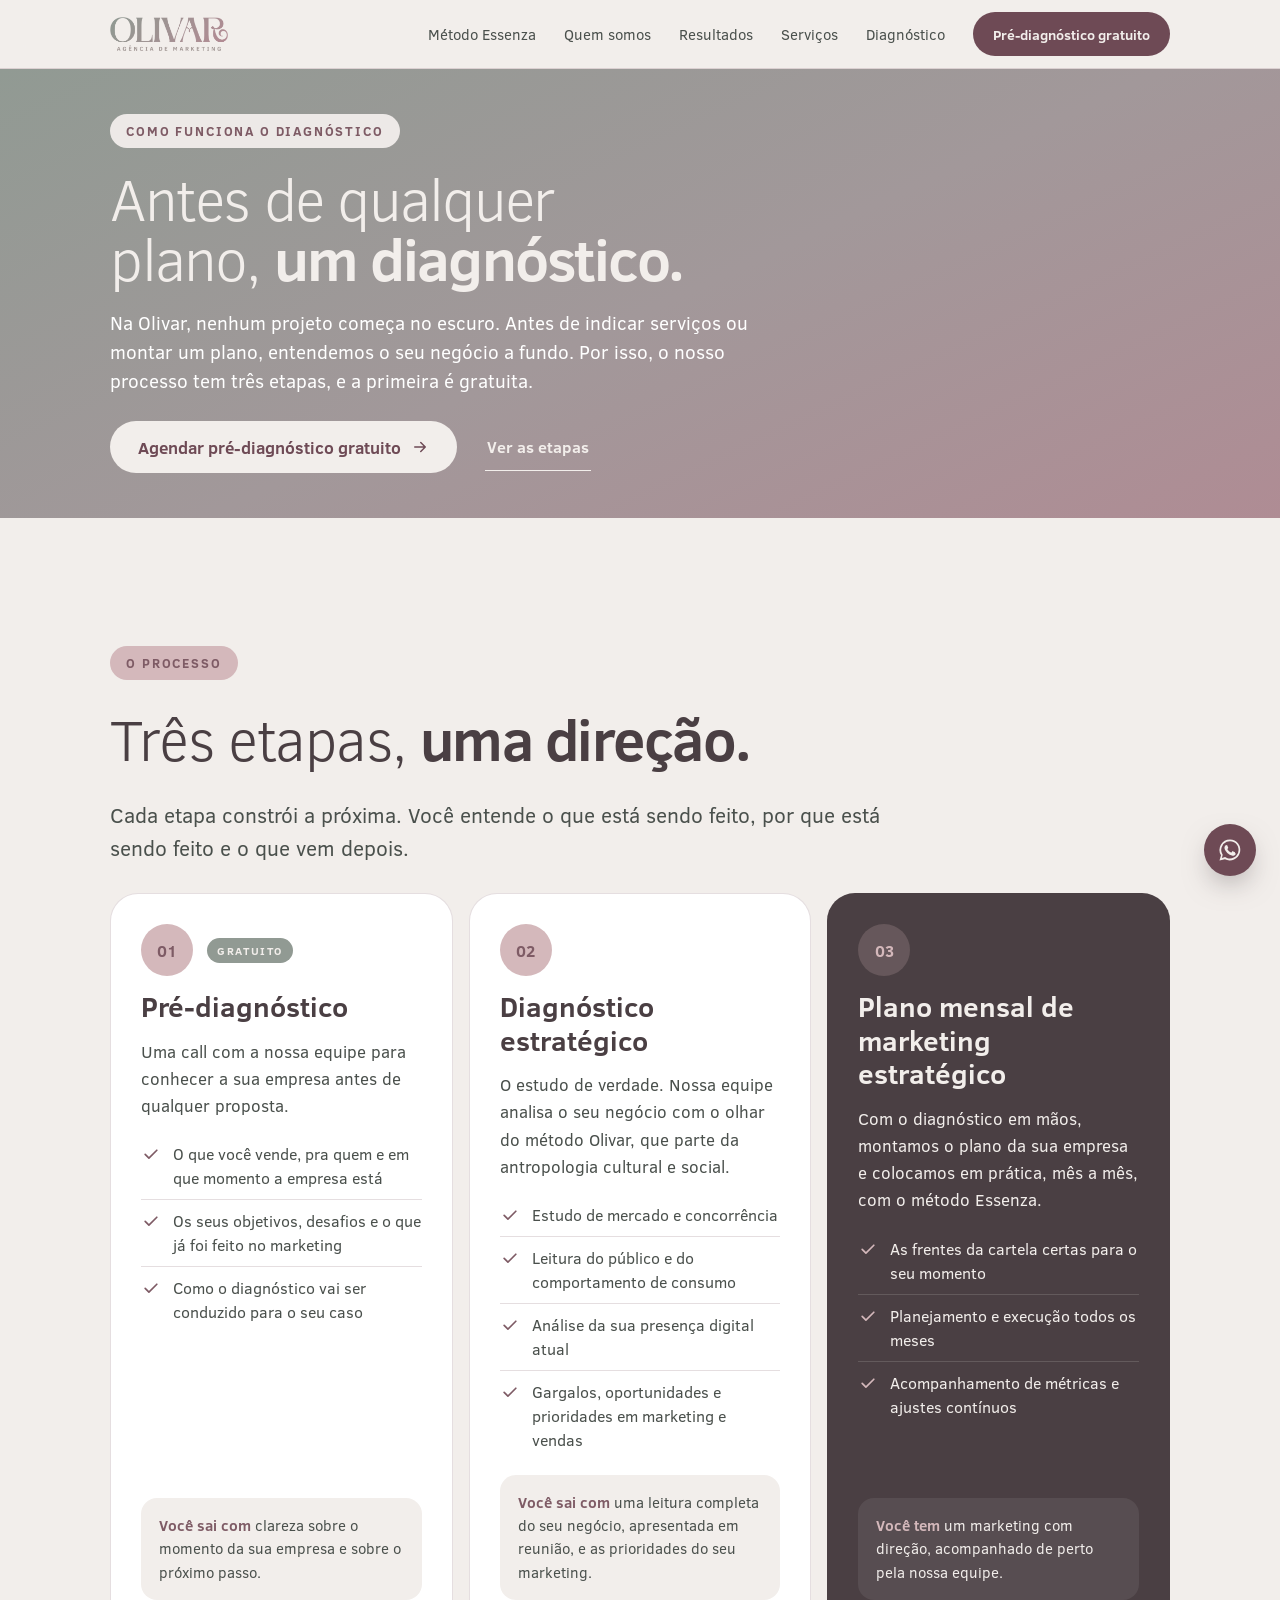
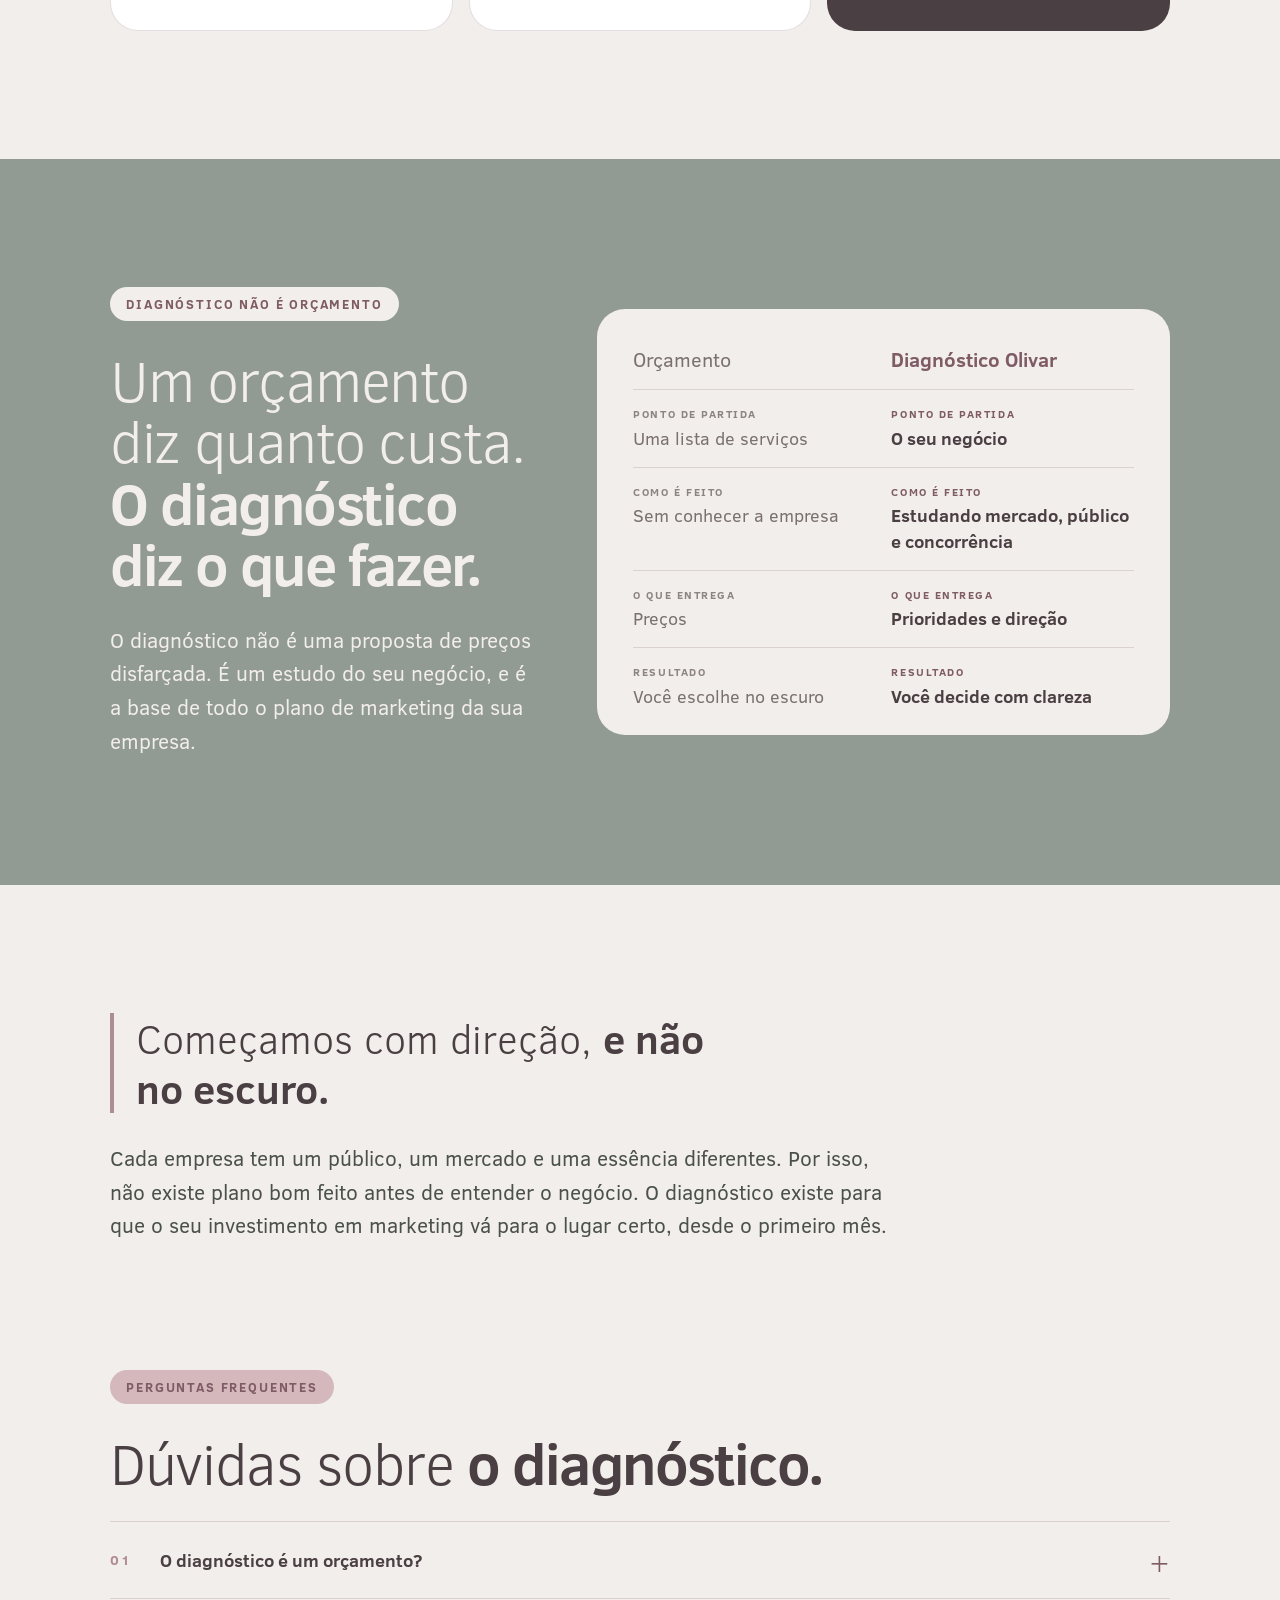
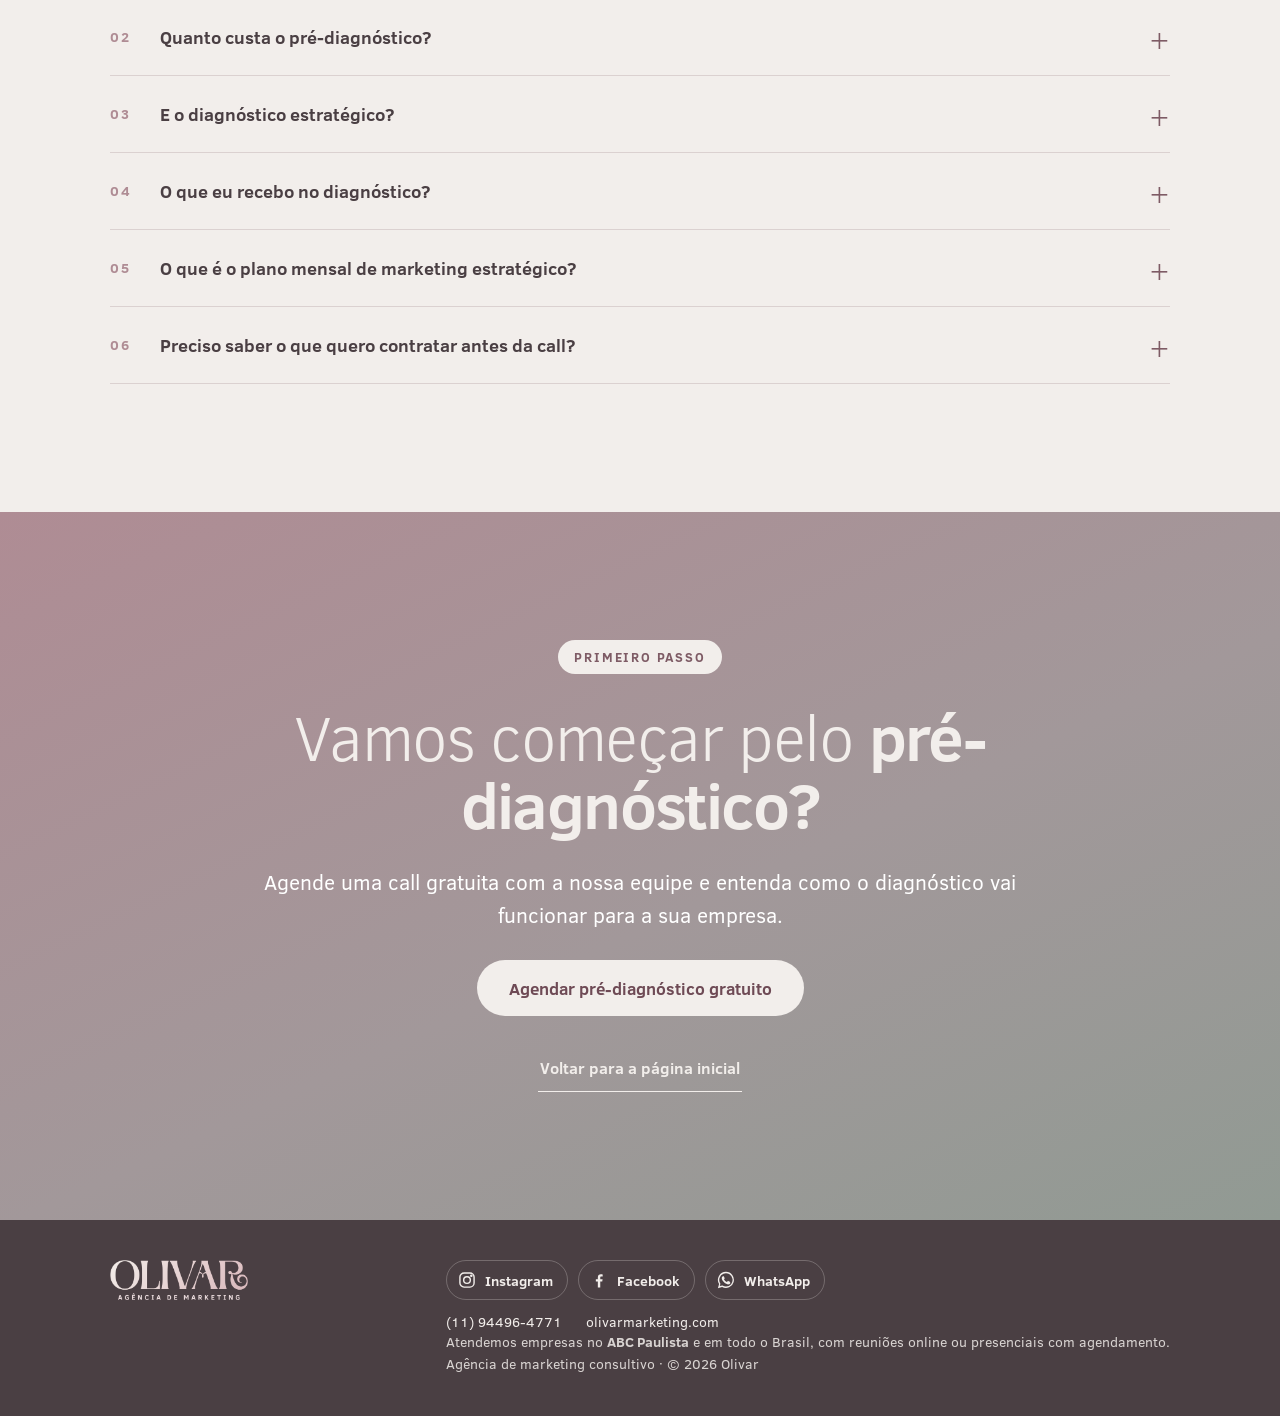
<file: diagnostico.html>
<!doctype html>
<html lang="pt-BR">
<head>
<meta charset="utf-8">
<meta name="viewport" content="width=device-width, initial-scale=1, viewport-fit=cover">
<title>Como funciona o diagnóstico de marketing · Olivar</title>
<meta name="description" content="Na Olivar, todo projeto começa por um diagnóstico: pré-diagnóstico gratuito, diagnóstico estratégico e plano mensal de marketing estratégico.">
<link rel="canonical" href="https://olivarmarketing.com/diagnostico.html">
<meta name="robots" content="index, follow, max-image-preview:large">
<link rel="icon" type="image/png" sizes="48x48" href="assets/img/favicon-48.png">
<link rel="apple-touch-icon" href="assets/img/apple-touch-icon.png">
<meta property="og:locale" content="pt_BR">
<meta property="og:site_name" content="Olivar">
<meta property="og:title" content="Como funciona o diagnóstico · Olivar">
<meta property="og:description" content="Pré-diagnóstico gratuito, diagnóstico estratégico e plano mensal de marketing. Entenda cada etapa.">
<meta property="og:type" content="website">
<meta property="og:url" content="https://olivarmarketing.com/diagnostico.html">
<meta property="og:image" content="https://olivarmarketing.com/assets/img/og-olivar.jpg">
<meta property="og:image:width" content="1200">
<meta property="og:image:height" content="630">
<meta property="og:image:alt" content="Olivar, agência de marketing consultivo: marketing sob medida para crescer com estratégia">
<meta name="twitter:card" content="summary_large_image">
<meta name="theme-color" content="#919A93">
<script type="application/ld+json">
{
 "@context": "https://schema.org",
 "@graph": [
  {
   "@type": "ProfessionalService",
   "@id": "https://olivarmarketing.com/#organizacao",
   "name": "Olivar",
   "alternateName": "Olivar Agência de Marketing",
   "description": "Agência de marketing consultivo. Todo projeto começa por um diagnóstico do negócio, do público e do comportamento de consumo, com o método multicanal Essenza.",
   "slogan": "Marketing sob medida para a sua empresa crescer com estratégia.",
   "url": "https://olivarmarketing.com/",
   "logo": "https://olivarmarketing.com/assets/img/logo-primario.png",
   "image": "https://olivarmarketing.com/assets/img/og-olivar.jpg",
   "telephone": "+55-11-94496-4771",
   "contactPoint": {
    "@type": "ContactPoint",
    "telephone": "+55-11-94496-4771",
    "contactType": "atendimento ao cliente",
    "availableLanguage": "pt-BR",
    "url": "https://wa.me/5511944964771"
   },
   "areaServed": [
    {
     "@type": "Country",
     "name": "Brasil"
    },
    {
     "@type": "AdministrativeArea",
     "name": "ABC Paulista"
    },
    {
     "@type": "City",
     "name": "Santo André",
     "containedInPlace": {
      "@type": "State",
      "name": "São Paulo"
     }
    },
    {
     "@type": "City",
     "name": "São Bernardo do Campo",
     "containedInPlace": {
      "@type": "State",
      "name": "São Paulo"
     }
    },
    {
     "@type": "City",
     "name": "São Caetano do Sul",
     "containedInPlace": {
      "@type": "State",
      "name": "São Paulo"
     }
    },
    {
     "@type": "City",
     "name": "Diadema",
     "containedInPlace": {
      "@type": "State",
      "name": "São Paulo"
     }
    },
    {
     "@type": "City",
     "name": "Mauá",
     "containedInPlace": {
      "@type": "State",
      "name": "São Paulo"
     }
    }
   ],
   "founder": [
    {
     "@type": "Person",
     "name": "Kamila Sarmento",
     "jobTitle": "CEO e estrategista de marketing"
    },
    {
     "@type": "Person",
     "name": "Gabriela Ferreira",
     "jobTitle": "Gestora de marketing e gerente de projetos"
    }
   ],
   "knowsAbout": [
    "marketing consultivo",
    "diagnóstico de marketing",
    "comportamento de consumo",
    "antropologia do consumo",
    "gestão de mídias sociais",
    "tráfego pago",
    "Google Ads",
    "Meta Ads",
    "branding",
    "identidade visual",
    "criação de sites",
    "SEO",
    "GEO",
    "estudo de mercado"
   ],
   "hasOfferCatalog": {
    "@type": "OfferCatalog",
    "name": "Cartela de serviços da Olivar",
    "itemListElement": [
     {
      "@type": "Offer",
      "itemOffered": {
       "@type": "Service",
       "name": "Gestão de Mídias Sociais",
       "description": "Com o Essenza, a sua marca presente em mais de um canal, escolhidos de acordo com o seu nicho, para não depender de uma rede só nem das oscilações de algoritmo."
      }
     },
     {
      "@type": "Offer",
      "itemOffered": {
       "@type": "Service",
       "name": "Tráfego Pago",
       "description": "A sua verba investida respeitando todas as etapas do funil, do primeiro contato à venda. Especialistas em Google e Meta Ads."
      }
     },
     {
      "@type": "Offer",
      "itemOffered": {
       "@type": "Service",
       "name": "Branding & Identidade Visual",
       "description": "Uma identidade pra você ser reconhecido antes de precisar explicar quem é, com branding estruturado e manual de marca detalhado."
      }
     },
     {
      "@type": "Offer",
      "itemOffered": {
       "@type": "Service",
       "name": "Sites",
       "description": "Pensados pra vender e construir autoridade. Com SEO e GEO, você aparece no Google e nas respostas de IAs como ChatGPT, Gemini e Perplexity."
      }
     },
     {
      "@type": "Offer",
      "itemOffered": {
       "@type": "Service",
       "name": "Design para Marketing Direto",
       "description": "Cardápio, flyer, folder, cartão de visita e materiais físicos com a cara da sua marca."
      }
     },
     {
      "@type": "Offer",
      "itemOffered": {
       "@type": "Service",
       "name": "Curadoria de Conteúdo",
       "description": "O planejamento estratégico do mês, com o passo a passo pra você e sua equipe produzirem com intencionalidade."
      }
     },
     {
      "@type": "Offer",
      "itemOffered": {
       "@type": "Service",
       "name": "Estudo de Mercado",
       "description": "Cada mercado é diferente. Estudamos mercado, público, concorrência e posicionamento para que nenhuma ação seja genérica."
      }
     },
     {
      "@type": "Offer",
      "itemOffered": {
       "@type": "Service",
       "name": "Consultoria 360",
       "description": "Para empresas que estão no escuro, com gargalos que travam o crescimento. Analisamos todas as necessidades da sua empresa e entregamos um norte claro em marketing e vendas, com prioridades bem definidas."
      }
     }
    ]
   },
   "sameAs": [
    "https://www.instagram.com/olivarmarketing/"
   ]
  },
  {
   "@type": "WebPage",
   "@id": "https://olivarmarketing.com/diagnostico.html#pagina",
   "url": "https://olivarmarketing.com/diagnostico.html",
   "name": "Como funciona o diagnóstico",
   "inLanguage": "pt-BR",
   "isPartOf": {
    "@id": "https://olivarmarketing.com/#site"
   },
   "about": {
    "@id": "https://olivarmarketing.com/#organizacao"
   }
  },
  {
   "@type": "BreadcrumbList",
   "itemListElement": [
    {
     "@type": "ListItem",
     "position": 1,
     "name": "Início",
     "item": "https://olivarmarketing.com/"
    },
    {
     "@type": "ListItem",
     "position": 2,
     "name": "Como funciona o diagnóstico",
     "item": "https://olivarmarketing.com/diagnostico.html"
    }
   ]
  },
  {
   "@type": "Service",
   "@id": "https://olivarmarketing.com/diagnostico.html#servico",
   "name": "Diagnóstico estratégico de marketing",
   "serviceType": "Diagnóstico de marketing",
   "description": "Estudo do negócio com o método Olivar: mercado e concorrência, público e comportamento de consumo, presença digital, gargalos e prioridades em marketing e vendas. Começa por um pré-diagnóstico gratuito e leva ao plano mensal de marketing estratégico.",
   "provider": {
    "@id": "https://olivarmarketing.com/#organizacao"
   },
   "areaServed": [
    {
     "@type": "Country",
     "name": "Brasil"
    },
    {
     "@type": "AdministrativeArea",
     "name": "ABC Paulista"
    },
    {
     "@type": "City",
     "name": "Santo André",
     "containedInPlace": {
      "@type": "State",
      "name": "São Paulo"
     }
    },
    {
     "@type": "City",
     "name": "São Bernardo do Campo",
     "containedInPlace": {
      "@type": "State",
      "name": "São Paulo"
     }
    },
    {
     "@type": "City",
     "name": "São Caetano do Sul",
     "containedInPlace": {
      "@type": "State",
      "name": "São Paulo"
     }
    },
    {
     "@type": "City",
     "name": "Diadema",
     "containedInPlace": {
      "@type": "State",
      "name": "São Paulo"
     }
    },
    {
     "@type": "City",
     "name": "Mauá",
     "containedInPlace": {
      "@type": "State",
      "name": "São Paulo"
     }
    }
   ],
   "offers": {
    "@type": "Offer",
    "name": "Pré-diagnóstico gratuito",
    "price": "0",
    "priceCurrency": "BRL"
   }
  },
  {
   "@type": "FAQPage",
   "@id": "https://olivarmarketing.com/diagnostico.html#duvidas",
   "mainEntity": [
    {
     "@type": "Question",
     "name": "O diagnóstico é um orçamento?",
     "acceptedAnswer": {
      "@type": "Answer",
      "text": "Não. Um orçamento lista serviços e preços sem conhecer a sua empresa. O diagnóstico é um estudo do seu negócio e mostra o que a sua empresa precisa agora, e por quê."
     }
    },
    {
     "@type": "Question",
     "name": "Quanto custa o pré-diagnóstico?",
     "acceptedAnswer": {
      "@type": "Answer",
      "text": "Nada. O pré-diagnóstico é uma call gratuita com a nossa equipe para conhecermos a sua empresa e explicarmos como o diagnóstico vai funcionar para o seu caso."
     }
    },
    {
     "@type": "Question",
     "name": "E o diagnóstico estratégico?",
     "acceptedAnswer": {
      "@type": "Answer",
      "text": "O investimento do diagnóstico estratégico é apresentado na call de pré-diagnóstico, de acordo com o porte e o momento da sua empresa."
     }
    },
    {
     "@type": "Question",
     "name": "O que eu recebo no diagnóstico?",
     "acceptedAnswer": {
      "@type": "Answer",
      "text": "Uma leitura completa do seu negócio: mercado, concorrência, público, comportamento de consumo e presença digital, com as prioridades do seu marketing. Tudo apresentado em reunião com a nossa equipe."
     }
    },
    {
     "@type": "Question",
     "name": "O que é o plano mensal de marketing estratégico?",
     "acceptedAnswer": {
      "@type": "Answer",
      "text": "É o plano contínuo da sua empresa, montado a partir do diagnóstico. Inclui as frentes da cartela certas para o seu momento, com planejamento, execução e acompanhamento todos os meses."
     }
    },
    {
     "@type": "Question",
     "name": "Preciso saber o que quero contratar antes da call?",
     "acceptedAnswer": {
      "@type": "Answer",
      "text": "Não. Esse é justamente o papel do pré-diagnóstico e do diagnóstico: entender o momento da sua empresa e indicar o que faz sentido."
     }
    }
   ]
  }
 ]
}
</script>
<!--
  COMO EDITAR
  1. Link do pré-diagnóstico (agenda da call): substitua LINK_PRE_DIAGNOSTICO pelo link, em index.html, diagnostico.html e agencia-de-marketing-abc.html.
-->
<style>
@font-face{font-family:"Clear Sans";src:url(assets/fonts/cs-Light.woff) format("woff");font-weight:300;font-display:swap}
@font-face{font-family:"Clear Sans";src:url(assets/fonts/cs-Regular.woff) format("woff");font-weight:400;font-display:swap}
@font-face{font-family:"Clear Sans";src:url(assets/fonts/cs-Bold.woff) format("woff");font-weight:700;font-display:swap}
:root{
  --sage:#919A93;--malva:#AF8C94;--blush:#D4B8BB;--taupe:#A0968D;--off:#F2EEEB;
  --ink:#4A504C;--inkb:#4A3F43;--deep:#7E5B65;--wine:#6E4A55;--line:rgba(126,91,101,.2);
  --card:#FBF9F7;
  --pad:clamp(20px,5.5vw,96px);--sec:clamp(72px,10vw,128px);
}
*{box-sizing:border-box}
html{scroll-behavior:smooth;scroll-padding-top:84px;-webkit-text-size-adjust:100%}
body{margin:0;font-family:"Clear Sans","Segoe UI",Helvetica,Arial,sans-serif;background:var(--off);color:var(--ink);-webkit-font-smoothing:antialiased;overflow-x:hidden}
img{max-width:100%;display:block}
h1,h2,h3,p,ol,ul{margin:0}
ol,ul{padding:0;list-style:none}
a{color:inherit}
:focus-visible{outline:3px solid var(--deep);outline-offset:3px;border-radius:8px}
.wrap{max-width:1200px;margin:0 auto;padding:0 var(--pad)}
section{padding:var(--sec) 0;position:relative}
.stack{display:flex;flex-direction:column;gap:clamp(18px,2.4vw,28px)}
.eyebrow{align-self:flex-start;display:inline-flex;align-items:center;gap:8px;padding:8px 16px;border-radius:999px;font-size:13px;font-weight:700;letter-spacing:.14em;text-transform:uppercase;background:var(--blush);color:var(--deep)}
.h2{font-size:clamp(32px,5vw,58px);line-height:1.06;letter-spacing:-.025em;font-weight:300;color:var(--inkb);max-width:20ch}
.h2 b{font-weight:700}
.lead{font-size:clamp(17px,1.9vw,21px);line-height:1.6;max-width:60ch}
.btn{display:inline-flex;align-items:center;justify-content:center;gap:10px;min-height:56px;padding:16px 32px;border-radius:999px;background:var(--wine);color:var(--off);font-weight:700;font-size:17px;text-decoration:none;transition:background .2s,transform .2s;border:0}
.btn:hover{background:#5c3c46;transform:translateY(-1px)}
.btn svg{width:18px;height:18px}
.btn.light{background:var(--off);color:var(--wine)}
.btn.light:hover{background:#fff}
.ghost{display:inline-flex;align-items:center;gap:8px;min-height:48px;font-weight:700;font-size:16px;text-decoration:none;border-bottom:1.5px solid currentColor;padding:0 2px}
.note{font-size:14px;line-height:1.5;opacity:.85}
.ic{width:48px;height:48px;border-radius:14px;background:var(--blush);color:var(--deep);display:flex;align-items:center;justify-content:center;flex-shrink:0}
.ic svg{width:24px;height:24px;fill:none;stroke:currentColor;stroke-width:1.6;stroke-linecap:round;stroke-linejoin:round}
.num{font-size:14px;font-weight:700;letter-spacing:.12em;color:var(--malva)}

/* barra superior */
.top{position:sticky;top:0;z-index:20;background:rgba(242,238,235,.9);backdrop-filter:blur(12px);-webkit-backdrop-filter:blur(12px);border-bottom:1px solid var(--line);padding-top:env(safe-area-inset-top,0px)}
.top .wrap{display:flex;align-items:center;justify-content:space-between;gap:16px;height:68px}
.top img{height:34px;width:auto}
.top nav{display:flex;align-items:center;gap:28px}
.top nav a.l{text-decoration:none;font-size:15px;color:var(--ink);white-space:nowrap}
.top .btn{white-space:nowrap}
@media (max-width:1079px){.top nav a.l{display:none}}
.top nav a.l:hover{color:var(--deep)}
.top .btn{min-height:44px;padding:10px 20px;font-size:14px}

/* hero */
.hero{background:linear-gradient(155deg,var(--sage) 0%,#A2989A 52%,var(--malva) 100%);color:var(--off);padding:clamp(56px,8vw,104px) 0 clamp(72px,9vw,112px);overflow:hidden}
.hero .grid{display:grid;gap:clamp(48px,6vw,72px);align-items:center}
.hero .eyebrow{background:rgba(242,238,235,.95);color:var(--deep)}
.hero h1{font-size:clamp(40px,6.6vw,78px);line-height:1.02;letter-spacing:-.03em;font-weight:300;max-width:14ch}
.hero h1 b{font-weight:700}
.hero .lead{font-weight:400;color:#fff}
.hero .ctas{display:flex;flex-wrap:wrap;gap:16px 28px;align-items:center;margin-top:6px}
.hero .feats{display:flex;flex-wrap:wrap;gap:8px 20px;font-size:14px;font-weight:700;letter-spacing:.02em}
.hero .feats span{display:inline-flex;align-items:center;gap:8px}
.hero .feats span::before{content:"";width:6px;height:6px;border-radius:50%;background:var(--off)}

/* mockup do diagnóstico */
.mock{position:relative;max-width:520px;width:100%;justify-self:center}
.mwin{background:var(--card);color:var(--ink);border-radius:26px;box-shadow:0 30px 80px -30px rgba(74,63,67,.55);overflow:hidden}
.mbar{display:flex;align-items:center;justify-content:space-between;padding:16px 20px;border-bottom:1px solid var(--line)}
.mbar .dots{display:flex;gap:6px}
.mbar .dots i{width:10px;height:10px;border-radius:50%;background:var(--blush)}
.mbar .dots i:nth-child(2){background:var(--taupe);opacity:.5}
.mbar .dots i:nth-child(3){background:var(--sage)}
.mbar small{font-size:12px;letter-spacing:.12em;text-transform:uppercase;color:#8C8480;font-weight:700}
.mtabs{display:flex;gap:6px;padding:14px 20px 0}
.mtabs span{font-size:13px;padding:6px 12px;border-radius:999px;color:#8C8480;font-weight:700}
.mtabs span.on{background:var(--inkb);color:var(--off)}
.mbody{padding:18px 20px 22px;display:flex;flex-direction:column;gap:12px}
.mhead{font-size:20px;font-weight:700;color:var(--inkb)}
.mhead small{display:block;font-size:14px;font-weight:400;color:#7A716D;margin-top:4px}
.mrow{display:flex;gap:14px;align-items:flex-start;padding:14px;border-radius:16px;background:#fff;border:1px solid var(--line)}
.mrow .ic{width:40px;height:40px;border-radius:12px}
.mrow .ic svg{width:20px;height:20px}
.mrow b{display:block;font-size:15px;color:var(--inkb)}
.mrow p{font-size:14px;line-height:1.45;color:#6F6864;margin-top:2px}
.pill{display:inline-block;margin-top:8px;font-size:11px;font-weight:700;letter-spacing:.08em;text-transform:uppercase;padding:4px 10px;border-radius:999px}
.p1{background:#E7D6D8;color:var(--deep)}
.p2{background:#DDE2DE;color:#55605A}
.p3{background:#E6E0DA;color:#6F6458}
.mplan{border-radius:16px;background:var(--inkb);color:var(--off);padding:16px 18px}
.mplan small{font-size:12px;letter-spacing:.12em;text-transform:uppercase;opacity:.75;font-weight:700}
.mplan ol{margin-top:10px;display:flex;flex-direction:column;gap:8px}
.mplan li{display:flex;justify-content:space-between;gap:12px;font-size:14px}
.mplan li span:last-child{opacity:.7}
.badge{position:absolute;display:flex;align-items:center;gap:10px;background:#fff;color:var(--inkb);border-radius:16px;padding:12px 16px;font-size:14px;font-weight:700;box-shadow:0 18px 40px -18px rgba(74,63,67,.5)}
.badge i{width:10px;height:10px;border-radius:50%;background:var(--sage);flex-shrink:0}
.b1{top:64px;right:-22px}
.b2{bottom:28px;left:-18px}
.b2 i{background:var(--malva)}
.mcap{font-size:12px;text-align:center;margin-top:14px;opacity:.8}

/* faixa de prova */
.proof{padding:28px 0;border-bottom:1px solid var(--line)}
.proof .wrap{display:flex;flex-wrap:wrap;align-items:center;gap:16px 24px}
.avs{display:flex}
.avs > *{width:48px;height:48px;border-radius:50%;border:3px solid var(--off);object-fit:cover}
.avs > * + *{margin-left:-14px}
.avs .mono{background:var(--blush);color:var(--deep);display:flex;align-items:center;justify-content:center;font-weight:700;font-size:18px}
.proof p{font-size:16px;line-height:1.5;flex:1;min-width:220px}
.proof p b{color:var(--inkb)}
.proof a{font-size:15px;font-weight:700;color:var(--deep)}

/* 4 pilares */
.pillars{padding:clamp(48px,6vw,72px) 0}
.pillars ul{display:grid;gap:14px}
.pillars li{display:flex;gap:16px;align-items:flex-start;padding:22px;border-radius:22px;background:var(--card);border:1px solid var(--line)}
.pillars b{display:block;font-size:17px;color:var(--inkb);margin-bottom:4px}
.pillars p{font-size:15px;line-height:1.5}

/* entregas */
.cards{display:grid;gap:14px}
.card{background:var(--card);border:1px solid var(--line);border-radius:24px;padding:26px;display:flex;flex-direction:column;gap:14px}
.card h3{font-size:20px;line-height:1.25;color:var(--inkb)}
.card p{font-size:16px;line-height:1.55}
.midcta{display:flex;flex-wrap:wrap;gap:12px 24px;align-items:center;margin-top:8px}

/* identificação */
.ident{background:var(--blush);color:var(--inkb)}
.ident .eyebrow{background:var(--deep);color:var(--off)}
.ident ol{display:flex;flex-direction:column;border-top:1px solid rgba(126,91,101,.3)}
.ident li{display:grid;grid-template-columns:56px 1fr;gap:12px;padding:26px 0;border-bottom:1px solid rgba(126,91,101,.3)}
.ident .num{color:var(--deep);font-size:16px;padding-top:4px}
.ident h3{font-size:clamp(20px,2.4vw,26px);line-height:1.25;margin-bottom:8px}
.ident p{font-size:17px;line-height:1.6;max-width:62ch}
.ident .close{font-size:clamp(22px,3vw,32px);line-height:1.3;font-weight:300}
.ident .close b{font-weight:700;color:var(--deep)}

/* método */
.method{background:var(--inkb);color:var(--off)}
.method .eyebrow{background:var(--malva);color:var(--off)}
.method .h2{color:var(--off)}
.method .lead{color:#E9E1DF}
.steps{display:grid;gap:14px;counter-reset:s}
.step{border-radius:24px;padding:28px;background:rgba(242,238,235,.06);border:1px solid rgba(242,238,235,.14);display:flex;flex-direction:column;gap:12px}
.step .top2{display:flex;justify-content:space-between;align-items:center}
.step .num{color:var(--blush);font-size:15px}
.step .tg{font-size:12px;letter-spacing:.12em;text-transform:uppercase;color:#C9BFBC;font-weight:700}
.step h3{font-size:22px;line-height:1.2}
.step p{font-size:16px;line-height:1.6;color:#E2D9D7}
.step .ic{background:rgba(212,184,187,.18);color:var(--blush)}
.mnote{font-size:17px;line-height:1.6;max-width:62ch;color:#E9E1DF}
.mnote b{color:var(--blush)}

/* quem somos */
.team .duo{display:grid;gap:18px}
.person{background:var(--card);border:1px solid var(--line);border-radius:28px;overflow:hidden;display:flex;flex-direction:column}
.person .ph,.person img{width:100%;height:auto;aspect-ratio:4/5;object-fit:cover}
.person .ph{background:linear-gradient(160deg,var(--blush),var(--malva));display:flex;align-items:center;justify-content:center;color:var(--off);font-size:96px;font-weight:300;letter-spacing:-.04em}
.person .info{padding:24px 26px 28px;display:flex;flex-direction:column;gap:10px}
.role{align-self:flex-start;font-size:12px;font-weight:700;letter-spacing:.14em;text-transform:uppercase;padding:6px 12px;border-radius:999px;background:var(--sage);color:var(--off)}
.role.m{background:var(--malva)}
.person h3{font-size:26px;line-height:1.15;color:var(--inkb)}
.person .t{font-size:15px;font-weight:700;color:var(--deep)}
.person p{font-size:16px;line-height:1.6}
.quote{font-size:clamp(24px,3.4vw,38px);line-height:1.25;font-weight:300;color:var(--inkb);max-width:24ch;padding-left:22px;border-left:4px solid var(--malva)}
.quote b{font-weight:700}
.stats{display:grid;grid-template-columns:repeat(3,1fr);gap:10px}
.stat{border-radius:20px;background:var(--card);border:1px solid var(--line);padding:18px 14px}
.stat b{display:block;font-size:clamp(26px,4vw,44px);line-height:1;font-weight:300;letter-spacing:-.03em;color:var(--inkb)}
.stat span{display:block;font-size:13px;line-height:1.4;margin-top:8px}

/* comparação */
.cmpsec{background:var(--sage);color:var(--off)}
.cmpsec .eyebrow{background:var(--off);color:var(--deep)}
.cmpsec .h2{color:var(--off)}
.cmp{background:var(--off);color:var(--ink);border-radius:28px;padding:22px 22px 6px}
.cmp .r{display:grid;grid-template-columns:1fr 1fr;gap:16px;padding:16px 0;border-top:1px solid var(--line)}
.cmp .r:first-child{border-top:0;padding-top:4px}
.cmp small{display:block;font-size:11px;letter-spacing:.14em;text-transform:uppercase;color:#8C8480;margin-bottom:4px;font-weight:700}
.cmp .a{color:#7A716D;font-size:16px;line-height:1.4}
.cmp .s{font-weight:700;font-size:16px;line-height:1.4;color:var(--inkb)}
.cmp .s small{color:var(--deep)}
.cmp .hd .a,.cmp .hd .s{font-size:20px}
.cmp .hd .s{color:var(--deep)}

/* cartela */
.svc .card .hdr{display:flex;align-items:center;justify-content:space-between}
.svc .card.last{background:var(--inkb);color:var(--off);border-color:transparent}
.svc .card.last h3{color:var(--off)}
.svc .card.last .ic{background:rgba(212,184,187,.2);color:var(--blush)}
.svc .card.last .num{color:var(--blush)}
.svc .card.last p{color:#E2D9D7}

/* diagnóstico */
.diag{background:linear-gradient(160deg,#EADFDF 0%,var(--off) 100%)}
.dsteps{display:grid;gap:14px}
.dstep{background:#fff;border-radius:24px;padding:26px;border:1px solid var(--line);display:flex;flex-direction:column;gap:10px}
.dstep .dot{width:44px;height:44px;border-radius:50%;background:var(--blush);color:var(--deep);font-weight:700;display:flex;align-items:center;justify-content:center;font-size:15px}
.dstep h3{font-size:20px;color:var(--inkb)}
.dstep p{font-size:16px;line-height:1.55}
.commit{display:flex;gap:16px;align-items:flex-start;padding:22px 24px;border-radius:22px;background:var(--inkb);color:var(--off)}
.commit .ic{background:rgba(212,184,187,.2);color:var(--blush)}
.commit p{font-size:16px;line-height:1.6}
.commit b{color:var(--blush)}


/* track record */
.track{background:linear-gradient(160deg,var(--inkb) 0%,#5E4650 100%);color:var(--off)}
.track .eyebrow{background:var(--malva);color:var(--off)}
.track .h2{color:var(--off)}
.nums{display:grid;grid-template-columns:repeat(3,1fr);gap:12px;border-top:1px solid rgba(242,238,235,.18);border-bottom:1px solid rgba(242,238,235,.18);padding:28px 0}
.nums b{display:block;font-size:clamp(40px,7vw,80px);line-height:1;font-weight:300;letter-spacing:-.04em}
.nums b span{color:var(--blush)}
.nums small{display:block;font-size:clamp(13px,1.6vw,16px);line-height:1.4;margin-top:10px;color:#E2D9D7}
.cases{display:grid;gap:14px}
.case{border-radius:24px;padding:26px;background:rgba(242,238,235,.06);border:1px solid rgba(242,238,235,.14);display:flex;flex-direction:column;gap:12px}
.case .ic{background:rgba(212,184,187,.18);color:var(--blush)}
.case h3{font-size:20px;line-height:1.25}
.case p{font-size:15px;line-height:1.6;color:#E2D9D7}
/* reviews */
.reviews .quotes{display:grid;gap:14px}
.qt{background:#fff;border:1px solid var(--line);border-radius:24px;padding:26px;display:flex;flex-direction:column;gap:18px;justify-content:space-between}
.qt p{font-size:17px;line-height:1.6;color:var(--inkb)}
.qt p::before{content:"\201C";display:block;font-size:56px;line-height:.6;color:var(--blush);margin-bottom:10px;font-weight:700}
.qt .who{display:flex;align-items:center;gap:12px}
.qt .av{width:40px;height:40px;border-radius:50%;background:var(--blush);color:var(--deep);display:flex;align-items:center;justify-content:center;font-weight:700;font-size:15px;flex-shrink:0}
.qt .av.logo{width:52px;height:52px;padding:0}
.qt .av.logo img{display:block;width:80%;height:50%;object-fit:contain;object-position:center}
.qt .who b{display:block;font-size:15px;color:var(--inkb)}
.qt .who span{display:block;font-size:13px;color:#7A716D}
.reviews .src{font-size:14px;line-height:1.5;color:#7A716D}
/* oferta */
.offer{display:grid;border-radius:28px;overflow:hidden;border:1px solid var(--line);background:#fff}
.offer .inc{padding:28px}
.offer .inc h3{font-size:22px;color:var(--inkb);margin-bottom:14px}
.offer .inc li{display:flex;gap:12px;align-items:flex-start;font-size:16px;line-height:1.5;padding:10px 0;border-top:1px solid var(--line)}
.offer .inc li:first-child{border-top:0}
.offer .inc li svg{width:20px;height:20px;flex-shrink:0;margin-top:2px;fill:none;stroke:var(--deep);stroke-width:2;stroke-linecap:round;stroke-linejoin:round}
.offer .price{background:var(--inkb);color:var(--off);padding:28px;display:flex;flex-direction:column;gap:12px;justify-content:center}
.offer .price .tagl{align-self:flex-start;font-size:12px;font-weight:700;letter-spacing:.14em;text-transform:uppercase;padding:6px 12px;border-radius:999px;background:var(--malva)}
.offer .price s{font-size:20px;opacity:.6}
.offer .price .val{font-size:clamp(48px,7vw,72px);line-height:1;font-weight:300;letter-spacing:-.03em}
.offer .price .val small{font-size:.4em;letter-spacing:0;margin-right:6px}
.offer .price p{font-size:15px;line-height:1.55;color:#E2D9D7}
.offer .price p b{color:var(--blush)}
.offer .price .btn{margin-top:6px}
.offer .price .note{opacity:.75}

/* diagnóstico: resumo na home */
.dstep .hd{display:flex;align-items:center;gap:10px}
.dsteps .free{align-self:flex-start;font-size:11px;font-weight:700;letter-spacing:.14em;text-transform:uppercase;padding:5px 10px;border-radius:999px;background:var(--sage);color:var(--off)}
.notquote{display:flex;flex-direction:column;gap:22px;padding:30px;border-radius:26px;background:var(--inkb);color:var(--off)}
.notquote h3{font-size:clamp(22px,2.6vw,30px);line-height:1.2;margin-bottom:10px}
.notquote p{font-size:17px;line-height:1.6;color:#E2D9D7;max-width:60ch}
.notquote p b{color:var(--blush)}
.notquote .acts,.final .acts{display:flex;flex-wrap:wrap;gap:14px 26px;align-items:center}
.notquote .ghost,.final .ghost,.hero .ghost{color:var(--off)}
.midcta .ghost{color:var(--deep)}
/* página do diagnóstico */
.hero.sub{min-height:auto}
.hero.sub h1{max-width:16ch}
.proc{display:grid;gap:16px;counter-reset:p}
.pcard{background:#fff;border:1px solid var(--line);border-radius:28px;padding:30px;display:flex;flex-direction:column;gap:14px}
.pcard .hd{display:flex;align-items:center;gap:14px;flex-wrap:wrap}
.pcard .dot{width:52px;height:52px;border-radius:50%;background:var(--blush);color:var(--deep);font-weight:700;display:flex;align-items:center;justify-content:center;font-size:16px;flex-shrink:0}
.pcard .free{font-size:11px;font-weight:700;letter-spacing:.14em;text-transform:uppercase;padding:5px 10px;border-radius:999px;background:var(--sage);color:var(--off)}
.pcard h3{font-size:clamp(22px,2.4vw,28px);line-height:1.2;color:var(--inkb)}
.pcard>p{font-size:17px;line-height:1.6}
.ticks li{display:flex;gap:12px;align-items:flex-start;font-size:16px;line-height:1.5;padding:9px 0;border-top:1px solid var(--line)}
.ticks li:first-child{border-top:0}
.ticks svg{width:20px;height:20px;flex-shrink:0;margin-top:2px;fill:none;stroke:var(--deep);stroke-width:2;stroke-linecap:round;stroke-linejoin:round}
.pcard .res{margin-top:auto;padding:16px 18px;border-radius:16px;background:var(--off);font-size:15px;line-height:1.55}
.pcard .res b{color:var(--deep)}
.pcard.dark{background:var(--inkb);color:var(--off);border-color:transparent}
.pcard.dark h3{color:var(--off)}
.pcard.dark .dot{background:rgba(212,184,187,.2);color:var(--blush)}
.pcard.dark .ticks li{border-color:rgba(242,238,235,.15)}
.pcard.dark .ticks svg{stroke:var(--blush)}
.pcard.dark .res{background:rgba(242,238,235,.08)}
.pcard.dark .res b{color:var(--blush)}
.pull{font-size:clamp(24px,3.4vw,40px);line-height:1.25;font-weight:300;color:var(--inkb);max-width:26ch;padding-left:22px;border-left:4px solid var(--malva)}
.pull b{font-weight:700}
.ess{display:flex;flex-direction:column;align-items:flex-start;gap:8px;margin-bottom:6px}
.ess img{width:clamp(150px,18vw,220px);height:auto}
.ess span{font-size:11px;font-weight:700;letter-spacing:.18em;text-transform:uppercase;color:var(--blush);padding-left:4px}
.revintro{display:grid;gap:28px;align-items:center;margin-bottom:12px}
.revphoto{margin:0;display:flex;flex-direction:column;max-width:280px}
.revphoto img{width:100%;height:auto;aspect-ratio:760/735;object-fit:cover;border-radius:24px}
.revphoto{position:relative;margin-bottom:64px !important}
.revphoto figcaption{position:absolute;left:-22px;top:calc(100% - 26px);width:max-content;max-width:calc(100% + 34px);display:flex;align-items:flex-start;gap:10px;background:#fff;color:var(--inkb);border-radius:16px;padding:12px 16px;font-size:13px;font-weight:700;line-height:1.4;box-shadow:0 18px 40px -18px rgba(74,63,67,.5)}
.revphoto figcaption small{display:block;font-weight:400;color:#7A716D;margin-top:2px}
.revphoto figcaption i{width:10px;height:10px;border-radius:50%;background:var(--malva);flex-shrink:0;margin-top:4px}
@media (max-width:899px){.revphoto figcaption{left:-10px}}
@media (min-width:900px){.revintro{grid-template-columns:1.1fr .9fr;gap:64px}.revphoto{max-width:320px;justify-self:end}}
footer .social{display:flex;flex-wrap:wrap;gap:10px;margin-bottom:12px}
footer .social a{display:inline-flex;align-items:center;gap:8px;min-height:40px;padding:8px 14px 8px 10px;border-radius:999px;border:1px solid rgba(242,238,235,.25);font-size:14px;transition:background .2s}
footer .social a:hover{background:rgba(242,238,235,.1)}
footer .social svg{width:20px;height:20px}
.wafab{position:fixed;right:18px;bottom:calc(18px + env(safe-area-inset-bottom,0px));z-index:40;width:52px;height:52px;border-radius:50%;background:var(--wine);color:var(--off);display:flex;align-items:center;justify-content:center;box-shadow:0 12px 30px -10px rgba(74,63,67,.6);transition:transform .2s,bottom .3s}
.wafab:hover{transform:scale(1.06)}
.wafab svg{width:26px;height:26px}
body.sticky-on .wafab{bottom:calc(92px + env(safe-area-inset-bottom,0px))}
@media (min-width:760px){.wafab{right:24px;bottom:24px}body.sticky-on .wafab{bottom:24px}}
/* faq */
.faq details{border-top:1px solid var(--line);padding:6px 0}
.faq details:last-child{border-bottom:1px solid var(--line)}
.faq summary{list-style:none;cursor:pointer;display:grid;grid-template-columns:40px 1fr 28px;gap:10px;align-items:center;min-height:64px;font-size:18px;font-weight:700;line-height:1.35;color:var(--inkb)}
.faq summary::-webkit-details-marker{display:none}
.faq summary .num{font-size:14px}
.faq summary::after{content:"+";font-weight:300;font-size:30px;color:var(--deep);text-align:right;transition:transform .2s}
.faq details[open] summary::after{transform:rotate(45deg)}
.faq details p{font-size:16px;line-height:1.65;padding:0 0 18px 50px;max-width:66ch}

/* final */
.final{background:linear-gradient(155deg,var(--malva) 0%,#A2989A 55%,var(--sage) 100%);color:var(--off);text-align:center;overflow:hidden}
.final .stack{align-items:center}
.final .eyebrow{align-self:center;background:var(--off);color:var(--deep)}
.final h2{font-size:clamp(34px,5.6vw,64px);line-height:1.05;letter-spacing:-.025em;font-weight:300;max-width:18ch}
.final h2 b{font-weight:700}
.final .lead{color:#fff}
.chips{display:flex;flex-wrap:wrap;justify-content:center;gap:8px;max-width:820px}
.chips span{padding:9px 16px;border-radius:999px;border:1.5px solid rgba(242,238,235,.7);font-size:14px;font-weight:700}
footer{background:var(--inkb);color:var(--off);padding:40px 0 calc(40px + 88px)}
footer .wrap{display:flex;flex-direction:column;gap:18px}
footer img{height:40px;width:auto;align-self:flex-start}
footer p{font-size:14px;line-height:1.6;opacity:.85}
footer a{text-decoration:none;font-weight:700}
footer .links{display:flex;flex-wrap:wrap;gap:8px 24px;font-size:14px}

/* cta fixo no celular */
.sticky{position:fixed;left:0;right:0;bottom:0;z-index:30;padding:12px 16px calc(12px + env(safe-area-inset-bottom,0px));background:rgba(242,238,235,.94);backdrop-filter:blur(12px);-webkit-backdrop-filter:blur(12px);border-top:1px solid var(--line);transform:translateY(110%);transition:transform .3s}
.sticky.show{transform:none}
.sticky .btn{width:100%}

@media (max-width:759px){
  .top nav a.l{display:none}
  .top img{height:28px}
  .top .btn{padding:10px 16px;font-size:13px;min-height:40px}
  .hero .btn,.final .btn,.midcta .btn,.offer .btn,.notquote .btn{width:100%}
  .b1{right:-6px;top:58px}
  .b2{left:-6px;bottom:22px}
  .mtabs span{font-size:12px;padding:6px 10px}
}
@media (min-width:760px){
  .pillars ul{grid-template-columns:repeat(2,1fr)}
  .cards{grid-template-columns:repeat(2,1fr)}
  .steps{grid-template-columns:repeat(2,1fr)}
  .team .duo{grid-template-columns:1fr 1fr}
  .dsteps{grid-template-columns:repeat(2,1fr)}
  .cases{grid-template-columns:repeat(2,1fr)}
  .reviews .quotes{grid-template-columns:repeat(2,1fr)}
  .sticky{display:none}
  footer{padding-bottom:40px}
  footer .wrap{flex-direction:row;align-items:center;justify-content:space-between}
  .cmp{padding:32px 36px 10px}
  .cmp .a,.cmp .s{font-size:18px}
}
@media (min-width:1080px){
  .hero .grid{grid-template-columns:1.08fr .92fr}
  .pillars ul{grid-template-columns:repeat(4,1fr)}
  .pillars li{flex-direction:column}
  .cards{grid-template-columns:repeat(3,1fr)}
  .steps{grid-template-columns:repeat(4,1fr)}
  .team .split{display:grid;grid-template-columns:.9fr 1.1fr;gap:64px;align-items:start}
  .team .side{position:sticky;top:100px}
  .cmpsec .split{display:grid;grid-template-columns:.85fr 1.15fr;gap:64px;align-items:center}
  .svc .card.last{grid-column:span 2}
  .dsteps{grid-template-columns:repeat(4,1fr)}
  .dsteps.three{grid-template-columns:repeat(3,1fr)}
  .proc{grid-template-columns:repeat(3,1fr)}
  .notquote{flex-direction:row;align-items:center;justify-content:space-between;padding:40px}
  .notquote .acts{flex-direction:column;align-items:flex-start;flex-shrink:0}
  .cases{grid-template-columns:repeat(3,1fr)}
  .reviews .quotes{grid-template-columns:repeat(3,1fr)}
  .offer{grid-template-columns:1.2fr .8fr}
  .offer .inc,.offer .price{padding:40px}
}
/* hero inteira na tela no desktop (não afeta mobile/tablet) */
@media (min-width:1080px){
  .hero{min-height:min(calc(100vh - 68px),920px);min-height:min(calc(100svh - 68px),920px);display:flex;align-items:center;padding:clamp(28px,5vh,64px) 0}
  .hero .wrap{width:100%}
  .hero .grid{gap:56px}
  .hero .stack{gap:clamp(14px,2.2vh,24px)}
  .hero h1{font-size:clamp(40px,min(4.6vw,7.4vh),70px);max-width:15ch}
  .hero .lead{font-size:clamp(16px,2.1vh,19px);line-height:1.55;max-width:54ch}
  .hero .btn{min-height:52px;padding:14px 28px}
  .mock{max-width:440px}
  .mbar{padding:12px 18px}
  .mtabs{padding:10px 18px 0}
  .mbody{padding:12px 18px 16px;gap:clamp(6px,1vh,10px)}
  .mhead{font-size:18px}
  .mhead small{font-size:13px;margin-top:2px}
  .mrow{padding:10px 12px;gap:12px}
  .mrow .ic{width:34px;height:34px;border-radius:10px}
  .mrow .ic svg{width:18px;height:18px}
  .mrow b{font-size:14px}
  .mrow p{font-size:13px;line-height:1.4}
  .pill{margin-top:5px;font-size:10px;padding:3px 9px}
  .mplan{padding:12px 16px}
  .mplan ol{margin-top:8px;gap:5px}
  .mplan li{font-size:13px}
  .b1{top:52px;right:-26px}
  .b2{bottom:-14px;left:-26px}
  .mcap{margin-top:10px}
}
@media (min-width:1080px) and (max-height:760px){
  .mrow p{display:none}
  .hero .feats{display:none}
}
@media (max-width:1079px){.team .split,.cmpsec .split{display:flex;flex-direction:column;gap:40px}}
@media (prefers-reduced-motion:reduce){html{scroll-behavior:auto}.sticky,.btn,.faq summary::after{transition:none}}
</style>
</head>
<body>

<svg width="0" height="0" style="position:absolute" aria-hidden="true">
  <symbol id="i-search" viewBox="0 0 24 24"><circle cx="11" cy="11" r="6.5"/><path d="M16 16l4.5 4.5"/></symbol>
  <symbol id="i-tune" viewBox="0 0 24 24"><path d="M4 7h10M18 7h2M4 17h4M12 17h8"/><circle cx="16" cy="7" r="2"/><circle cx="10" cy="17" r="2"/></symbol>
  <symbol id="i-leaf" viewBox="0 0 24 24"><path d="M5 19c0-8 6-14 14-14 0 8-6 14-14 14z"/><path d="M5 19l8-8"/></symbol>
  <symbol id="i-globe" viewBox="0 0 24 24"><circle cx="12" cy="12" r="9"/><path d="M3 12h18M12 3c3 3.5 3 14.5 0 18M12 3c-3 3.5-3 14.5 0 18"/></symbol>
  <symbol id="i-target" viewBox="0 0 24 24"><circle cx="12" cy="12" r="9"/><circle cx="12" cy="12" r="5"/><circle cx="12" cy="12" r="1"/></symbol>
  <symbol id="i-users" viewBox="0 0 24 24"><circle cx="9" cy="8" r="3.5"/><path d="M2.5 20c0-3.6 2.9-6.5 6.5-6.5s6.5 2.9 6.5 6.5"/><path d="M16 4.5a3.5 3.5 0 010 7M18 13.8c2.1.8 3.5 2.9 3.5 5.2"/></symbol>
  <symbol id="i-list" viewBox="0 0 24 24"><path d="M9 6h11M9 12h11M9 18h11"/><path d="M4 6h.01M4 12h.01M4 18h.01" stroke-width="2.6"/></symbol>
  <symbol id="i-nodes" viewBox="0 0 24 24"><circle cx="6" cy="12" r="2.5"/><circle cx="18" cy="6" r="2.5"/><circle cx="18" cy="18" r="2.5"/><path d="M8.3 10.8l7.4-3.6M8.3 13.2l7.4 3.6"/></symbol>
  <symbol id="i-chart" viewBox="0 0 24 24"><path d="M3 20h18"/><path d="M6 16v-4M11 16V8M16 16v-6M20 5l-5 4-4-3-5 4"/></symbol>
  <symbol id="i-compass" viewBox="0 0 24 24"><circle cx="12" cy="12" r="9"/><path d="M15.5 8.5l-2 5-5 2 2-5z"/></symbol>
  <symbol id="i-ear" viewBox="0 0 24 24"><path d="M4 12a8 8 0 0116 0c0 4.4-3.6 8-8 8H4v-8z"/><path d="M8.5 11h7M8.5 14.5h4.5"/></symbol>
  <symbol id="i-mega" viewBox="0 0 24 24"><path d="M3 10v4h4l7 4V6L7 10H3z"/><path d="M18 9a4 4 0 010 6"/></symbol>
  <symbol id="i-pen" viewBox="0 0 24 24"><path d="M4 20l4-1 11-11-3-3L5 16l-1 4z"/><path d="M14 7l3 3"/></symbol>
  <symbol id="i-screen" viewBox="0 0 24 24"><rect x="3" y="4" width="18" height="12" rx="2"/><path d="M8 20h8M12 16v4"/></symbol>
  <symbol id="i-file" viewBox="0 0 24 24"><path d="M6 3h9l4 4v14H6z"/><path d="M14 3v5h5M9 13h7M9 17h5"/></symbol>
  <symbol id="i-cal" viewBox="0 0 24 24"><rect x="3" y="5" width="18" height="16" rx="2"/><path d="M3 10h18M8 3v4M16 3v4"/></symbol>
  <symbol id="i-orbit" viewBox="0 0 24 24"><path d="M20 12a8 8 0 11-2.3-5.7"/><path d="M20 4v4h-4"/><circle cx="12" cy="12" r="2"/></symbol>
  <symbol id="i-map" viewBox="0 0 24 24"><path d="M3 6l6-3 6 3 6-3v15l-6 3-6-3-6 3z"/><path d="M9 3v15M15 6v15"/></symbol>
  <symbol id="i-hand" viewBox="0 0 24 24"><path d="M12 21s-7-4.4-7-10a4 4 0 017-2.6A4 4 0 0119 11c0 5.6-7 10-7 10z"/></symbol>
  <symbol id="i-check" viewBox="0 0 24 24"><path d="M5 12.5l4.5 4.5L19 7.5"/></symbol>
  <symbol id="i-store" viewBox="0 0 24 24"><path d="M4 10v10h16V10M3 10l2-6h14l2 6H3zM9 20v-6h6v6"/></symbol>
  <symbol id="i-star" viewBox="0 0 24 24"><path d="M12 3l2.7 5.6 6.1.9-4.4 4.3 1 6.1L12 17l-5.4 2.9 1-6.1-4.4-4.3 6.1-.9z"/></symbol>
  <symbol id="i-rocket" viewBox="0 0 24 24"><path d="M5 15c-1.5 1.5-2 4-2 6 2 0 4.5-.5 6-2M9 15l-3-3c1.5-4 5-9 12-9 0 7-5 10.5-9 12z"/><circle cx="14.5" cy="9.5" r="1.5"/></symbol>
  <symbol id="i-arrow" viewBox="0 0 24 24"><path d="M5 12h14M13 6l6 6-6 6"/></symbol>
</svg>

<header class="top">
  <div class="wrap">
    <a href="index.html" aria-label="Olivar, página inicial"><img src="assets/img/logo-primario.png" alt="Olivar Agência de Marketing" width="900" height="261"></a>
    <nav aria-label="Principal">
      <a class="l" href="index.html#metodo">Método Essenza</a>
      <a class="l" href="index.html#quem-somos">Quem somos</a>
      <a class="l" href="index.html#resultados">Resultados</a>
      <a class="l" href="index.html#servicos">Serviços</a>
      <a class="l" href="diagnostico.html" aria-current="page">Diagnóstico</a>
      <a class="btn" href="LINK_PRE_DIAGNOSTICO">Pré-diagnóstico gratuito</a>
    </nav>
  </div>
</header>

<main>
<!-- HERO -->
<section class="hero sub" id="inicio">
  <div class="wrap stack">
    <span class="eyebrow">Como funciona o diagnóstico</span>
    <h1>Antes de qualquer plano, <b>um diagnóstico.</b></h1>
    <p class="lead">Na Olivar, nenhum projeto começa no escuro. Antes de indicar serviços ou montar um plano, entendemos o seu negócio a fundo. Por isso, o nosso processo tem três etapas, e a primeira é gratuita.</p>
    <div class="ctas">
      <a class="btn light" href="LINK_PRE_DIAGNOSTICO">Agendar pré-diagnóstico gratuito <svg viewBox="0 0 24 24" fill="none" stroke="currentColor" stroke-width="2" stroke-linecap="round" stroke-linejoin="round"><use href="#i-arrow"/></svg></a>
      <a class="ghost" href="#etapas">Ver as etapas</a>
    </div>
  </div>
</section>

<!-- ETAPAS -->
<section id="etapas">
  <div class="wrap stack">
    <span class="eyebrow">O processo</span>
    <h2 class="h2">Três etapas, <b>uma direção.</b></h2>
    <p class="lead">Cada etapa constrói a próxima. Você entende o que está sendo feito, por que está sendo feito e o que vem depois.</p>
    <div class="proc">
      <article class="pcard">
        <div class="hd"><span class="dot">01</span><span class="free">Gratuito</span></div>
        <h3>Pré-diagnóstico</h3>
        <p>Uma call com a nossa equipe para conhecer a sua empresa antes de qualquer proposta.</p>
        <ul class="ticks">
          <li><svg><use href="#i-check"/></svg>O que você vende, pra quem e em que momento a empresa está</li>
          <li><svg><use href="#i-check"/></svg>Os seus objetivos, desafios e o que já foi feito no marketing</li>
          <li><svg><use href="#i-check"/></svg>Como o diagnóstico vai ser conduzido para o seu caso</li>
        </ul>
        <p class="res"><b>Você sai com</b> clareza sobre o momento da sua empresa e sobre o próximo passo.</p>
      </article>
      <article class="pcard">
        <div class="hd"><span class="dot">02</span></div>
        <h3>Diagnóstico estratégico</h3>
        <p>O estudo de verdade. Nossa equipe analisa o seu negócio com o olhar do método Olivar, que parte da antropologia cultural e social.</p>
        <ul class="ticks">
          <li><svg><use href="#i-check"/></svg>Estudo de mercado e concorrência</li>
          <li><svg><use href="#i-check"/></svg>Leitura do público e do comportamento de consumo</li>
          <li><svg><use href="#i-check"/></svg>Análise da sua presença digital atual</li>
          <li><svg><use href="#i-check"/></svg>Gargalos, oportunidades e prioridades em marketing e vendas</li>
        </ul>
        <p class="res"><b>Você sai com</b> uma leitura completa do seu negócio, apresentada em reunião, e as prioridades do seu marketing.</p>
      </article>
      <article class="pcard dark">
        <div class="hd"><span class="dot">03</span></div>
        <h3>Plano mensal de marketing estratégico</h3>
        <p>Com o diagnóstico em mãos, montamos o plano da sua empresa e colocamos em prática, mês a mês, com o método Essenza.</p>
        <ul class="ticks">
          <li><svg><use href="#i-check"/></svg>As frentes da cartela certas para o seu momento</li>
          <li><svg><use href="#i-check"/></svg>Planejamento e execução todos os meses</li>
          <li><svg><use href="#i-check"/></svg>Acompanhamento de métricas e ajustes contínuos</li>
        </ul>
        <p class="res"><b>Você tem</b> um marketing com direção, acompanhado de perto pela nossa equipe.</p>
      </article>
    </div>
  </div>
</section>

<!-- NÃO É ORÇAMENTO -->
<section class="cmpsec">
  <div class="wrap split">
    <div class="stack">
      <span class="eyebrow">Diagnóstico não é orçamento</span>
      <h2 class="h2">Um orçamento diz quanto custa. <b>O diagnóstico diz o que fazer.</b></h2>
      <p class="lead">O diagnóstico não é uma proposta de preços disfarçada. É um estudo do seu negócio, e é a base de todo o plano de marketing da sua empresa.</p>
    </div>
    <div class="cmp" role="table" aria-label="Orçamento comparado ao Diagnóstico Olivar">
      <div class="r hd" role="row"><div class="a" role="columnheader">Orçamento</div><div class="s" role="columnheader">Diagnóstico Olivar</div></div>
      <div class="r" role="row"><div class="a" role="cell"><small>Ponto de partida</small>Uma lista de serviços</div><div class="s" role="cell"><small>Ponto de partida</small>O seu negócio</div></div>
      <div class="r" role="row"><div class="a" role="cell"><small>Como é feito</small>Sem conhecer a empresa</div><div class="s" role="cell"><small>Como é feito</small>Estudando mercado, público e concorrência</div></div>
      <div class="r" role="row"><div class="a" role="cell"><small>O que entrega</small>Preços</div><div class="s" role="cell"><small>O que entrega</small>Prioridades e direção</div></div>
      <div class="r" role="row"><div class="a" role="cell"><small>Resultado</small>Você escolhe no escuro</div><div class="s" role="cell"><small>Resultado</small>Você decide com clareza</div></div>
    </div>
  </div>
</section>

<!-- POR QUE -->
<section>
  <div class="wrap stack">
    <p class="pull">Começamos com direção, <b>e não no escuro.</b></p>
    <p class="lead">Cada empresa tem um público, um mercado e uma essência diferentes. Por isso, não existe plano bom feito antes de entender o negócio. O diagnóstico existe para que o seu investimento em marketing vá para o lugar certo, desde o primeiro mês.</p>
  </div>
</section>

<!-- FAQ -->
<section class="faq" id="duvidas" style="padding-top:0">
  <div class="wrap stack">
    <span class="eyebrow">Perguntas frequentes</span>
    <h2 class="h2">Dúvidas sobre <b>o diagnóstico.</b></h2>
    <div><details><summary><span class="num">01</span>O diagnóstico é um orçamento?</summary><p>Não. Um orçamento lista serviços e preços sem conhecer a sua empresa. O diagnóstico é um estudo do seu negócio e mostra o que a sua empresa precisa agora, e por quê.</p></details><details><summary><span class="num">02</span>Quanto custa o pré-diagnóstico?</summary><p>Nada. O pré-diagnóstico é uma call gratuita com a nossa equipe para conhecermos a sua empresa e explicarmos como o diagnóstico vai funcionar para o seu caso.</p></details><details><summary><span class="num">03</span>E o diagnóstico estratégico?</summary><p>O investimento do diagnóstico estratégico é apresentado na call de pré-diagnóstico, de acordo com o porte e o momento da sua empresa.</p></details><details><summary><span class="num">04</span>O que eu recebo no diagnóstico?</summary><p>Uma leitura completa do seu negócio: mercado, concorrência, público, comportamento de consumo e presença digital, com as prioridades do seu marketing. Tudo apresentado em reunião com a nossa equipe.</p></details><details><summary><span class="num">05</span>O que é o plano mensal de marketing estratégico?</summary><p>É o plano contínuo da sua empresa, montado a partir do diagnóstico. Inclui as frentes da cartela certas para o seu momento, com planejamento, execução e acompanhamento todos os meses.</p></details><details><summary><span class="num">06</span>Preciso saber o que quero contratar antes da call?</summary><p>Não. Esse é justamente o papel do pré-diagnóstico e do diagnóstico: entender o momento da sua empresa e indicar o que faz sentido.</p></details></div>
  </div>
</section>

<!-- FINAL -->
<section class="final" id="diagnostico">
  <div class="wrap stack">
    <span class="eyebrow">Primeiro passo</span>
    <h2>Vamos começar pelo <b>pré-diagnóstico?</b></h2>
    <p class="lead">Agende uma call gratuita com a nossa equipe e entenda como o diagnóstico vai funcionar para a sua empresa.</p>
    <a class="btn light" href="LINK_PRE_DIAGNOSTICO">Agendar pré-diagnóstico gratuito</a>
    <a class="ghost" href="index.html">Voltar para a página inicial</a>
  </div>
</section>
</main>


<footer>
  <div class="wrap">
    <img src="assets/img/logo-secundario.png" alt="Olivar Agência de Marketing" width="900" height="261">
    <div>
      <div class="social" aria-label="Redes sociais da Olivar">
        <a href="https://www.instagram.com/olivarmarketing/" target="_blank" rel="noopener" aria-label="Instagram"><svg viewBox="0 0 24 24" fill="none" stroke="currentColor" stroke-width="1.7" stroke-linecap="round" stroke-linejoin="round" aria-hidden="true"><rect x="3.5" y="3.5" width="17" height="17" rx="5"/><circle cx="12" cy="12" r="4"/><circle cx="17.2" cy="6.8" r=".7" fill="currentColor"/></svg><span>Instagram</span></a>
        <a href="LINK_FACEBOOK" target="_blank" rel="noopener" aria-label="Facebook"><svg viewBox="0 0 24 24" fill="currentColor" aria-hidden="true"><path d="M13.5 21v-7.2h2.4l.4-2.8h-2.8V9.2c0-.8.2-1.4 1.4-1.4h1.5V5.3c-.3 0-1.1-.1-2.2-.1-2.2 0-3.6 1.3-3.6 3.8V11H8.2v2.8h2.4V21h2.9z"/></svg><span>Facebook</span></a>
        <a href="https://wa.me/5511944964771?text=Ol%C3%A1%2C%20vim%20pelo%20site%20da%20Olivar" target="_blank" rel="noopener" aria-label="WhatsApp"><svg viewBox="0 0 24 24" fill="currentColor" aria-hidden="true"><path d="M12 2.2a9.7 9.7 0 0 0-8.3 14.7L2.3 21.8l5-1.3A9.7 9.7 0 1 0 12 2.2zm0 17.7c-1.5 0-3-.4-4.2-1.2l-.3-.2-3 .8.8-2.9-.2-.3A8 8 0 1 1 12 19.9zm4.4-6c-.2-.1-1.4-.7-1.7-.8-.2-.1-.4-.1-.5.1l-.8 1c-.1.2-.3.2-.5.1a6.6 6.6 0 0 1-3.3-2.9c-.2-.4.3-.4.7-1.3.1-.2 0-.3 0-.4l-.8-1.8c-.2-.5-.4-.4-.5-.4h-.5a.9.9 0 0 0-.7.3c-.2.3-.9.9-.9 2.2s.9 2.5 1 2.7c.1.2 1.8 2.8 4.4 3.9 1.6.7 2.3.8 3.1.6.5-.1 1.4-.6 1.6-1.1.2-.6.2-1 .1-1.1l-.4-.2z"/></svg><span>WhatsApp</span></a>
      </div>
      <div class="links"><span>(11) 94496-4771</span><span>olivarmarketing.com</span></div>
      <p>Atendemos empresas no <a href="agencia-de-marketing-abc.html">ABC Paulista</a> e em todo o Brasil, com reuniões online ou presenciais com agendamento.</p>
      <p>Agência de marketing consultivo · © 2026 Olivar</p>
    </div>
  </div>
</footer>

<a class="wafab" id="wafab" href="https://wa.me/5511944964771?text=Ol%C3%A1%2C%20vim%20pelo%20site%20da%20Olivar" target="_blank" rel="noopener" aria-label="Fale com a Olivar no WhatsApp"><svg viewBox="0 0 24 24" fill="currentColor" aria-hidden="true"><path d="M12 2.2a9.7 9.7 0 0 0-8.3 14.7L2.3 21.8l5-1.3A9.7 9.7 0 1 0 12 2.2zm0 17.7c-1.5 0-3-.4-4.2-1.2l-.3-.2-3 .8.8-2.9-.2-.3A8 8 0 1 1 12 19.9zm4.4-6c-.2-.1-1.4-.7-1.7-.8-.2-.1-.4-.1-.5.1l-.8 1c-.1.2-.3.2-.5.1a6.6 6.6 0 0 1-3.3-2.9c-.2-.4.3-.4.7-1.3.1-.2 0-.3 0-.4l-.8-1.8c-.2-.5-.4-.4-.5-.4h-.5a.9.9 0 0 0-.7.3c-.2.3-.9.9-.9 2.2s.9 2.5 1 2.7c.1.2 1.8 2.8 4.4 3.9 1.6.7 2.3.8 3.1.6.5-.1 1.4-.6 1.6-1.1.2-.6.2-1 .1-1.1l-.4-.2z"/></svg></a>
<div class="sticky" id="sticky" aria-hidden="true"><a class="btn" href="LINK_PRE_DIAGNOSTICO" tabindex="-1">Agendar pré-diagnóstico gratuito</a></div>
<script>
(function(){
  var s=document.getElementById('sticky');
  if(!('IntersectionObserver' in window)||!s)return;
  var hero=document.getElementById('inicio'),fin=document.getElementById('diagnostico');
  var vis={h:true,f:false};
  function upd(){var on=!vis.h&&!vis.f;s.classList.toggle('show',on);document.body.classList.toggle('sticky-on',on);s.setAttribute('aria-hidden',on?'false':'true');s.querySelector('a').tabIndex=on?0:-1;}
  new IntersectionObserver(function(e){e.forEach(function(x){if(x.target===hero)vis.h=x.isIntersecting;else vis.f=x.isIntersecting;});upd();}).observe(hero);
  new IntersectionObserver(function(e){e.forEach(function(x){vis.f=x.isIntersecting;});upd();}).observe(fin);
  upd();
})();
</script>
</body>
</html>
</file>
